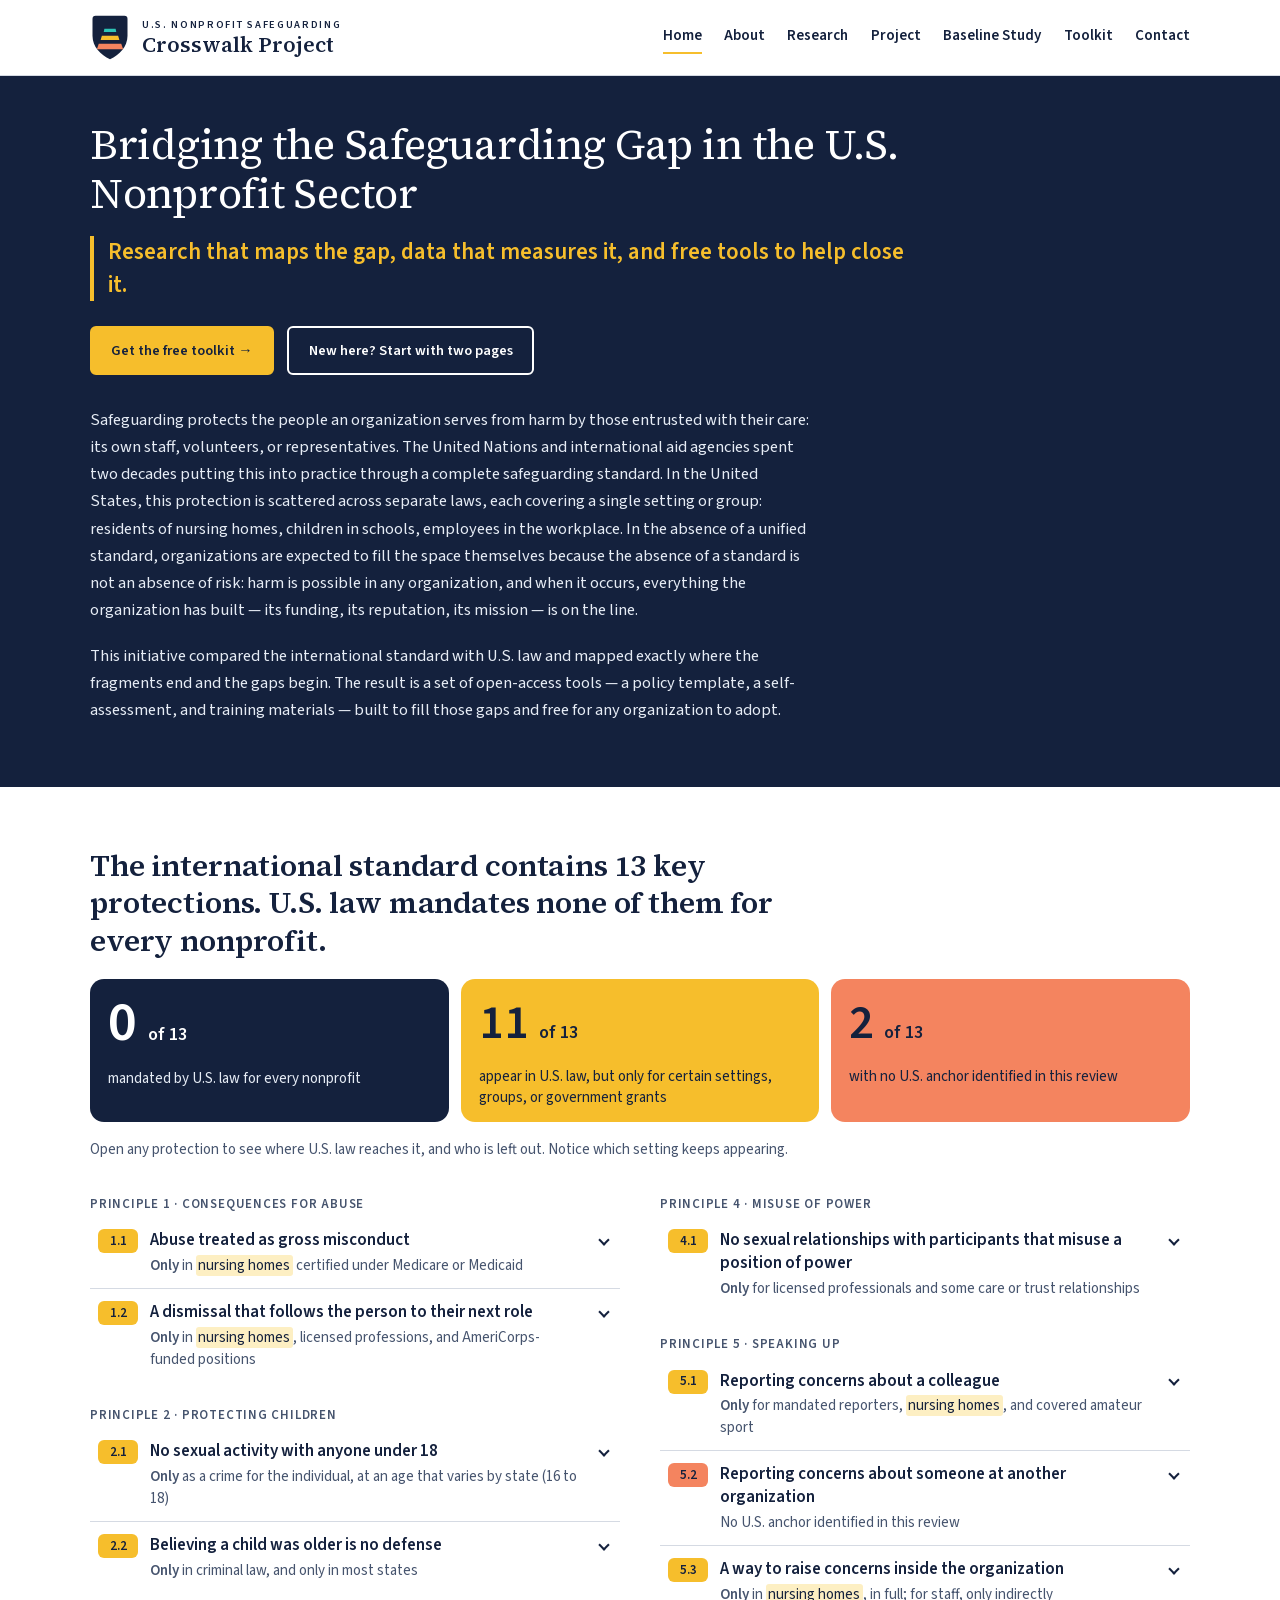
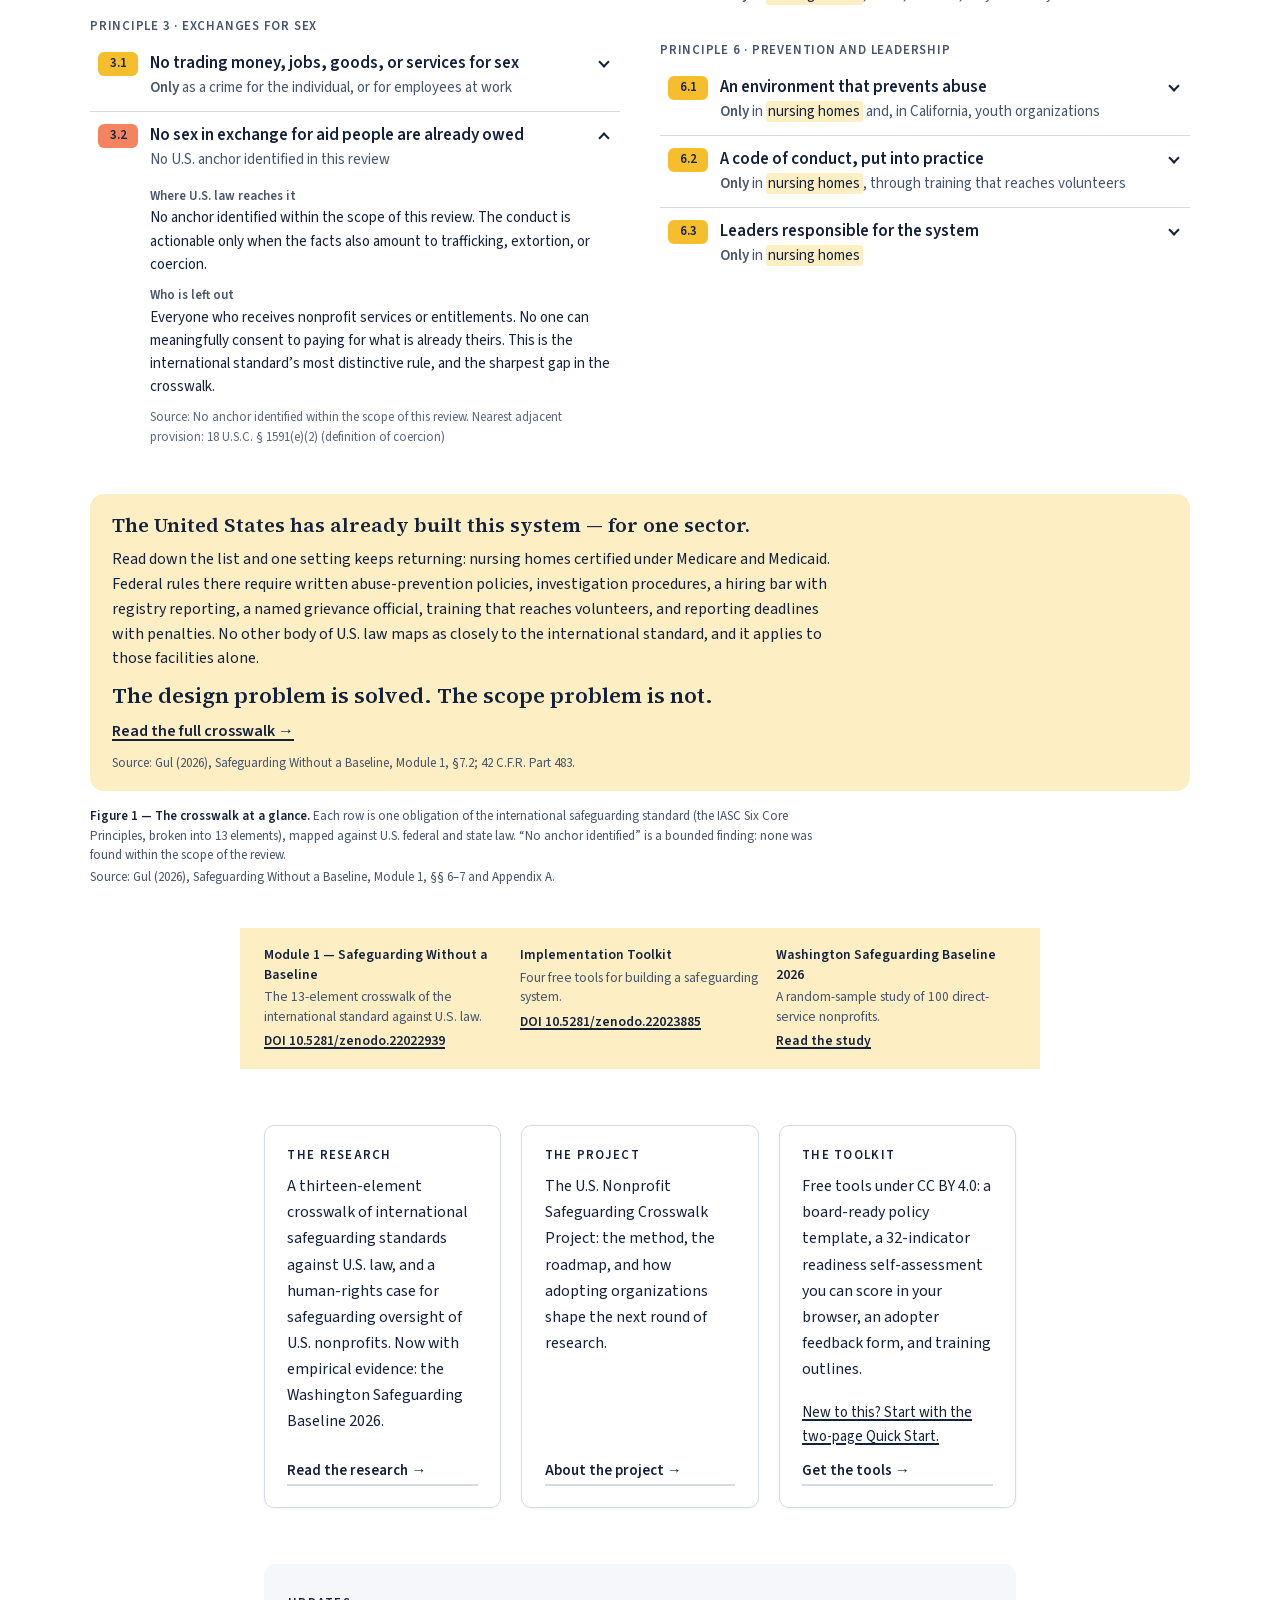
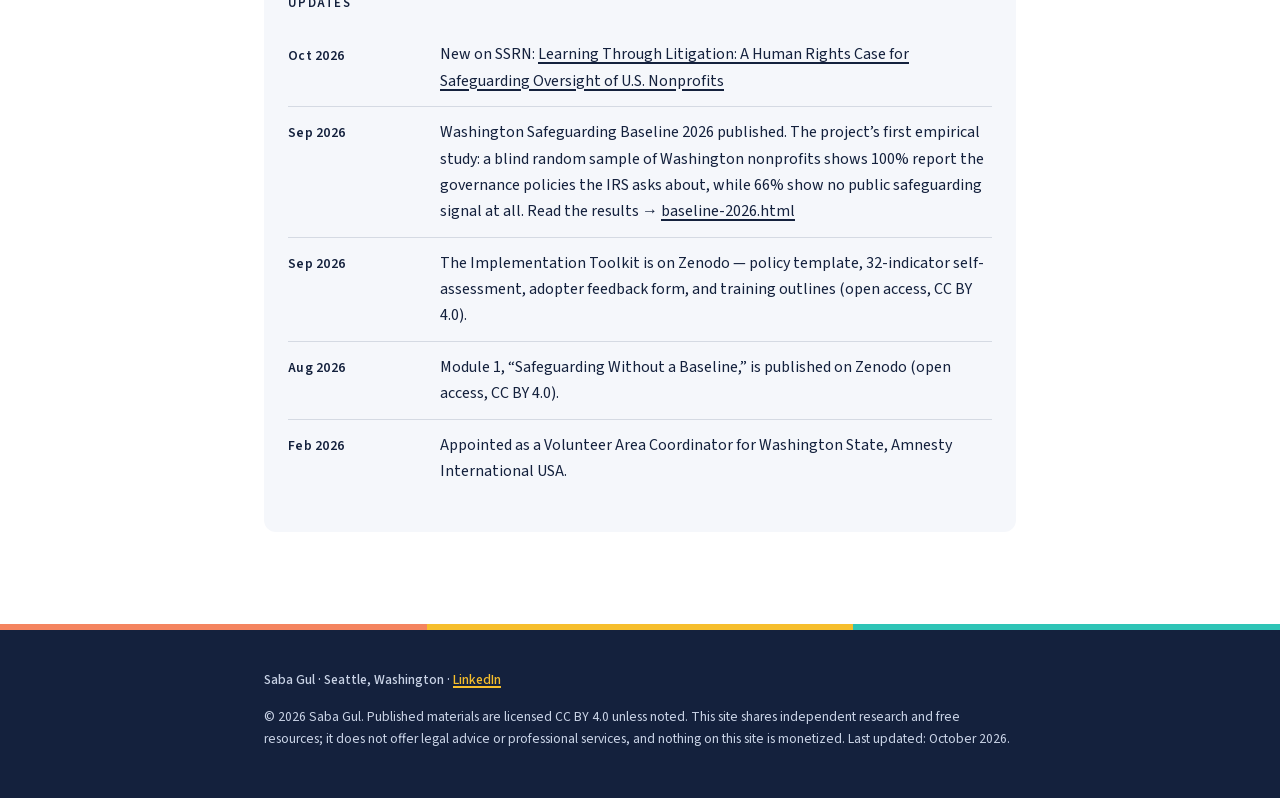
<file: index.html>
<!DOCTYPE html>
<html lang="en">
<head>
  <meta charset="utf-8">
  <meta name="viewport" content="width=device-width, initial-scale=1">
  <title>Home — The U.S. Nonprofit Safeguarding Crosswalk Project</title>
  <meta name="description" content="Independent research and free, open-access safeguarding tools for U.S. nonprofits, from the U.S. Nonprofit Safeguarding Crosswalk Project.">
  <meta name="author" content="Saba Gul">
  <link rel="canonical" href="https://pseacrosswalk.org/">
  <meta property="og:type" content="website">
  <meta property="og:site_name" content="Saba Gul">
  <meta property="og:title" content="Saba Gul — Safeguarding research for the U.S. nonprofit sector">
  <meta property="og:description" content="Independent research and free, open-access safeguarding tools for U.S. nonprofits, from the U.S. Nonprofit Safeguarding Crosswalk Project.">
  <meta property="og:url" content="https://pseacrosswalk.org/">
  <!-- <meta property="og:image" content="https://pseacrosswalk.org/assets/img/og-image.png"> -->
  <meta name="twitter:card" content="summary">
  <link rel="icon" href="assets/favicon.svg" type="image/svg+xml">
  <link rel="stylesheet" href="assets/css/style.css">
  <!-- Google tag (gtag.js) -->
  <script async src="https://www.googletagmanager.com/gtag/js?id=G-36630T5V3N"></script>
  <script>
    window.dataLayer = window.dataLayer || [];
    function gtag(){dataLayer.push(arguments);}
    gtag('js', new Date());
    gtag('config', 'G-36630T5V3N');
  </script>
</head>
<body>
  <a class="skip-link" href="#main">Skip to content</a>

  <header class="site-header">
    <div class="site-header__inner">
      <a class="wordmark" href="index.html" aria-label="The U.S. Nonprofit Safeguarding Crosswalk Project — home">
        <img class="wordmark__mark" src="assets/img/crosswalk-emblem.svg" alt="" width="64" height="76">
        <span class="wordmark__text">
          <span class="wordmark__kicker">U.S. NONPROFIT SAFEGUARDING</span>
          <span class="wordmark__name">Crosswalk Project</span>
        </span>
      </a>
      <nav class="nav" aria-label="Primary">
        <ul>
          <li><a href="index.html" aria-current="page">Home</a></li>
          <li><a href="about.html">About</a></li>
          <li><a href="research.html">Research</a></li>
          <li><a href="project.html">Project</a></li>
          <li><a href="baseline-2026.html">Baseline Study</a></li>
          <li><a href="toolkit.html">Toolkit</a></li>
          <li><a href="contact.html">Contact</a></li>
        </ul>
      </nav>
    </div>
  </header>

  <main id="main">
    <div class="hero-row">
      <div class="hero reveal">
        <h1>Bridging the Safeguarding Gap in the U.S. Nonprofit Sector</h1>
        <p class="hero__tagline">Research that maps the gap, data that measures it, and free tools to help close it.</p>
        <p class="hero__actions"><a class="hero__btn hero__btn--sun" href="toolkit.html">Get the free toolkit &rarr;</a> <a class="hero__btn hero__btn--outline" href="toolkit.html#quick-start">New here? Start with two pages</a></p>
        <p class="hero__intro">Safeguarding protects the people an organization serves from harm by those entrusted with their care: its own staff, volunteers, or representatives. The United Nations and international aid agencies spent two decades putting this into practice through a complete safeguarding standard. In the United States, this protection is scattered across separate laws, each covering a single setting or group: residents of nursing homes, children in schools, employees in the workplace. In the absence of a unified standard, organizations are expected to fill the space themselves because the absence of a standard is not an absence of risk: harm is possible in any organization, and when it occurs, everything the organization has built &mdash; its funding, its reputation, its mission &mdash; is on the line.</p>
        <p class="hero__intro">This initiative compared the international standard with U.S. law and mapped exactly where the fragments end and the gaps begin. The result is a set of open-access tools &mdash; a policy template, a self-assessment, and training materials &mdash; built to fill those gaps and free for any organization to adopt.</p>
      </div>
    </div>

    <section class="fig1-section" aria-labelledby="fig1-h">
      <figure class="fig1">
        <h2 id="fig1-h" class="fig1-headline">The international standard contains 13 key protections. U.S. law mandates none of them for every nonprofit.</h2>
        <ul class="fig1-tiles">
          <li class="fig1-tile fig1-tile--none"><span class="fig1-tile__num">0 <span class="fig1-tile__of">of 13</span></span> <span class="fig1-tile__label">mandated by U.S. law for every nonprofit</span></li>
          <li class="fig1-tile fig1-tile--some"><span class="fig1-tile__num">11 <span class="fig1-tile__of">of 13</span></span> <span class="fig1-tile__label">appear in U.S. law, but only for certain settings, groups, or government grants</span></li>
          <li class="fig1-tile fig1-tile--gap"><span class="fig1-tile__num">2 <span class="fig1-tile__of">of 13</span></span> <span class="fig1-tile__label">with no U.S. anchor identified in this review</span></li>
        </ul>
        <p class="fig1-hint">Open any protection to see where U.S. law reaches it, and who is left out. Notice which setting keeps appearing.</p>
        <div class="fig1-cols">
          <div class="fig1-col">
            <h3 class="fig1-group">Principle 1 · Consequences for abuse</h3>
            <details class="scp scp--some" id="scp-1-1">
              <summary>
                <span class="sr-only">Anchored only for some: </span>
                <span class="scp__num">1.1</span>
                <span class="scp__text">
                  <span class="scp__label">Abuse treated as gross misconduct</span>
                  <span class="scp__law"><strong>Only</strong> in <mark>nursing homes</mark> certified under Medicare or Medicaid</span>
                </span>
              </summary>
              <dl class="scp__panel">
                <dt>Where U.S. law reaches it</dt>
                <dd>Certified nursing homes must have written policies that prohibit and prevent abuse, neglect, and exploitation of residents.</dd>
                <dt>Who is left out</dt>
                <dd>Participants in every other kind of nonprofit: youth programs, shelters, resettlement agencies, disability services, food assistance, legal aid, mentoring. Elsewhere, dismissal for abuse is allowed but never required; the decision is left to each organization.</dd>
              </dl>
              <p class="scp__src">Source: 42 C.F.R. § 483.12(b)(1)</p>
            </details>
            <details class="scp scp--some" id="scp-1-2">
              <summary>
                <span class="sr-only">Anchored only for some: </span>
                <span class="scp__num">1.2</span>
                <span class="scp__text">
                  <span class="scp__label">A dismissal that follows the person to their next role</span>
                  <span class="scp__law"><strong>Only</strong> in <mark>nursing homes</mark>, licensed professions, and AmeriCorps-funded positions</span>
                </span>
              </summary>
              <dl class="scp__panel">
                <dt>Where U.S. law reaches it</dt>
                <dd>Certified nursing homes may not employ anyone with a court finding, a nurse-aide-registry finding, or license discipline for abuse, neglect, exploitation, or mistreatment, and must report to the registry or licensing authorities any court action showing an employee is unfit for service. AmeriCorps grantees must run criminal-history checks for covered positions.</dd>
                <dt>Who is left out</dt>
                <dd>Nonprofit staff and volunteers generally. Someone dismissed for sexual misconduct by one nonprofit is not, by that dismissal alone, barred from a similar role at another, and a dismissed volunteer leaves no record that travels with them.</dd>
              </dl>
              <p class="scp__src">Source: 42 C.F.R. § 483.12(a)(3)–(4); 45 C.F.R. § 2540.204</p>
            </details>
            <h3 class="fig1-group">Principle 2 · Protecting children</h3>
            <details class="scp scp--some" id="scp-2-1">
              <summary>
                <span class="sr-only">Anchored only for some: </span>
                <span class="scp__num">2.1</span>
                <span class="scp__text">
                  <span class="scp__label">No sexual activity with anyone under 18</span>
                  <span class="scp__law"><strong>Only</strong> as a crime for the individual, at an age that varies by state (16 to 18)</span>
                </span>
              </summary>
              <dl class="scp__panel">
                <dt>Where U.S. law reaches it</dt>
                <dd>State criminal law. The age of consent is 16 in the largest group of states and 17 or 18 in the rest; in some states, position-of-trust laws raise it to 18 for adults who supervise or care for the minor.</dd>
                <dt>Who is left out</dt>
                <dd>16- and 17-year-old participants in states with a lower age of consent, where no position-of-trust law reaches the staff member’s or volunteer’s role. No U.S. rule requires a nonprofit to adopt the under-18 standard for its own people.</dd>
              </dl>
              <p class="scp__src">Source: State statutory-rape and position-of-trust laws, e.g., Colo. Rev. Stat. § 18-3-405.3</p>
            </details>
            <details class="scp scp--some" id="scp-2-2">
              <summary>
                <span class="sr-only">Anchored only for some: </span>
                <span class="scp__num">2.2</span>
                <span class="scp__text">
                  <span class="scp__label">Believing a child was older is no defense</span>
                  <span class="scp__law"><strong>Only</strong> in criminal law, and only in most states</span>
                </span>
              </summary>
              <dl class="scp__panel">
                <dt>Where U.S. law reaches it</dt>
                <dd>In most states, statutory-rape law is strict liability: believing the minor was older is no defense. This is the closest match among the 13.</dd>
                <dt>Who is left out</dt>
                <dd>Minors in the substantial minority of states that allow a mistake-of-age defense. And everywhere, the rule binds individuals in criminal court; no U.S. rule requires a nonprofit to apply it in its own disciplinary process.</dd>
              </dl>
              <p class="scp__src">Source: State statutory-rape law (majority rule); e.g., People v. Hernandez, 61 Cal. 2d 529 (1964) (California, minority rule)</p>
            </details>
            <h3 class="fig1-group">Principle 3 · Exchanges for sex</h3>
            <details class="scp scp--some" id="scp-3-1">
              <summary>
                <span class="sr-only">Anchored only for some: </span>
                <span class="scp__num">3.1</span>
                <span class="scp__text">
                  <span class="scp__label">No trading money, jobs, goods, or services for sex</span>
                  <span class="scp__law"><strong>Only</strong> as a crime for the individual, or for employees at work</span>
                </span>
              </summary>
              <dl class="scp__panel">
                <dt>Where U.S. law reaches it</dt>
                <dd>Federal trafficking law, which applies only where force, fraud, or coercion is used or the person is under 18; state commercial-sex laws; and workplace harassment law (Title VII, as interpreted by the courts), which reaches trading job benefits for sex, but only for employees of employers with 15 or more staff.</dd>
                <dt>Who is left out</dt>
                <dd>Adult participants who are not employees, where the conduct falls below the trafficking threshold of force, fraud, or coercion. No general U.S. prohibition identified in this review addresses that exchange.</dd>
              </dl>
              <p class="scp__src">Source: 18 U.S.C. § 1591; state commercial-sex statutes; 42 U.S.C. § 2000e et seq.; Meritor Savings Bank v. Vinson, 477 U.S. 57 (1986)</p>
            </details>
            <details class="scp scp--none" id="scp-3-2" open>
              <summary>
                <span class="sr-only">No anchor identified: </span>
                <span class="scp__num">3.2</span>
                <span class="scp__text">
                  <span class="scp__label">No sex in exchange for aid people are already owed</span>
                  <span class="scp__law">No U.S. anchor identified in this review</span>
                </span>
              </summary>
              <dl class="scp__panel">
                <dt>Where U.S. law reaches it</dt>
                <dd>No anchor identified within the scope of this review. The conduct is actionable only when the facts also amount to trafficking, extortion, or coercion.</dd>
                <dt>Who is left out</dt>
                <dd>Everyone who receives nonprofit services or entitlements. No one can meaningfully consent to paying for what is already theirs. This is the international standard’s most distinctive rule, and the sharpest gap in the crosswalk.</dd>
              </dl>
              <p class="scp__src">Source: No anchor identified within the scope of this review. Nearest adjacent provision: 18 U.S.C. § 1591(e)(2) (definition of coercion)</p>
            </details>
          </div>
          <div class="fig1-col">
            <h3 class="fig1-group">Principle 4 · Misuse of power</h3>
            <details class="scp scp--some" id="scp-4-1">
              <summary>
                <span class="sr-only">Anchored only for some: </span>
                <span class="scp__num">4.1</span>
                <span class="scp__text">
                  <span class="scp__label">No sexual relationships with participants that misuse a position of power</span>
                  <span class="scp__law"><strong>Only</strong> for licensed professionals and some care or trust relationships</span>
                </span>
              </summary>
              <dl class="scp__panel">
                <dt>Where U.S. law reaches it</dt>
                <dd>Licensed practitioners (social workers, psychologists, counselors, physicians, nurses), through their licensing boards and professional codes; some state laws on care providers and vulnerable adults; position-of-trust laws for minors.</dd>
                <dt>Who is left out</dt>
                <dd>People served by unlicensed staff and volunteers: case managers, intake workers, pantry coordinators, mentors, resettlement caseworkers, shelter staff, drivers. The same relationship is covered when the provider is a licensed clinician and not when the provider is an unlicensed caseworker in the same organization, serving the same person.</dd>
              </dl>
              <p class="scp__src">Source: State licensing law and professional codes, e.g., NASW Code of Ethics, Standard 1.09; state care-provider and position-of-trust statutes</p>
            </details>
            <h3 class="fig1-group">Principle 5 · Speaking up</h3>
            <details class="scp scp--some" id="scp-5-1">
              <summary>
                <span class="sr-only">Anchored only for some: </span>
                <span class="scp__num">5.1</span>
                <span class="scp__text">
                  <span class="scp__label">Reporting concerns about a colleague</span>
                  <span class="scp__law"><strong>Only</strong> for mandated reporters, <mark>nursing homes</mark>, and covered amateur sport</span>
                </span>
              </summary>
              <dl class="scp__panel">
                <dt>Where U.S. law reaches it</dt>
                <dd>State laws require designated reporters to report suspected abuse of children and vulnerable adults to a state agency; for child abuse, some states require it of anyone. Staff of federally funded nursing homes must report suspected crimes against residents within 2 to 24 hours. Adults in covered amateur sports organizations must report suspected child abuse within 24 hours.</dd>
                <dt>Who is left out</dt>
                <dd>Personnel outside the listed categories; adult participants who are not “vulnerable adults” as their state defines the term; exploitation that is not a reportable crime or reportable abuse. U.S. duties begin once harm is suspected and run to the authorities; the international duty begins earlier, with a concern about a colleague, and runs to the organization.</dd>
              </dl>
              <p class="scp__src">Source: State mandatory-reporter statutes; 42 U.S.C. § 1320b-25(b); 34 U.S.C. § 20341</p>
            </details>
            <details class="scp scp--none" id="scp-5-2">
              <summary>
                <span class="sr-only">No anchor identified: </span>
                <span class="scp__num">5.2</span>
                <span class="scp__text">
                  <span class="scp__label">Reporting concerns about someone at another organization</span>
                  <span class="scp__law">No U.S. anchor identified in this review</span>
                </span>
              </summary>
              <dl class="scp__panel">
                <dt>Where U.S. law reaches it</dt>
                <dd>No anchor identified within the scope of this review: no duty, and no lawful pathway, to report suspected misconduct by someone at a partner, subgrantee, or referral organization. Mandated reports run to a state agency, not to another organization.</dd>
                <dt>Who is left out</dt>
                <dd>People served by every organization other than the reporter’s own. In a referral network, a concern about a colleague at a partner agency has no defined destination.</dd>
              </dl>
              <p class="scp__src">Source: No anchor identified within the scope of this review</p>
            </details>
            <details class="scp scp--some" id="scp-5-3">
              <summary>
                <span class="sr-only">Anchored only for some: </span>
                <span class="scp__num">5.3</span>
                <span class="scp__text">
                  <span class="scp__label">A way to raise concerns inside the organization</span>
                  <span class="scp__law"><strong>Only</strong> in <mark>nursing homes</mark>, in full; for staff, only indirectly</span>
                </span>
              </summary>
              <dl class="scp__panel">
                <dt>Where U.S. law reaches it</dt>
                <dd>Certified nursing homes must name a grievance official and let residents raise concerns orally, in writing, or anonymously, with set timeframes, written decisions, outside escalation, and records kept at least three years. For staff, complaint channels are driven by the harassment defense described at 6.1.</dd>
                <dt>Who is left out</dt>
                <dd>People served by nonprofits generally. Elsewhere, the nearest touchpoint is IRS Form 990, which asks whether an organization has a whistleblower policy: a policy for staff, and a question, not a requirement.</dd>
              </dl>
              <p class="scp__src">Source: 42 C.F.R. § 483.10(j); IRS Form 990, Part VI, Section B, Line 13; 34 U.S.C. § 12291(b)(2)(A) (confidentiality, victim-services grantees)</p>
            </details>
            <h3 class="fig1-group">Principle 6 · Prevention and leadership</h3>
            <details class="scp scp--some" id="scp-6-1">
              <summary>
                <span class="sr-only">Anchored only for some: </span>
                <span class="scp__num">6.1</span>
                <span class="scp__text">
                  <span class="scp__label">An environment that prevents abuse</span>
                  <span class="scp__law"><strong>Only</strong> in <mark>nursing homes</mark> and, in California, youth organizations</span>
                </span>
              </summary>
              <dl class="scp__panel">
                <dt>Where U.S. law reaches it</dt>
                <dd>Certified nursing homes must have written policies that prevent abuse and procedures to investigate it. California requires youth service organizations to adopt abuse-prevention policies, train on identifying and reporting child abuse, and fingerprint administrators, employees, and regular volunteers. Beyond these, the strongest push is a legal defense: an employer with 15 or more employees that takes reasonable care to prevent and correct harassment can rely on that care against claims by its own employees.</dd>
                <dt>Who is left out</dt>
                <dd>People served by nonprofits outside these settings, and the workforces of organizations below the 15-employee threshold. The defense shields the organization from its own employees’ claims; it is not a duty to the people it serves. Those people can sue for negligent hiring or supervision, but only after harm.</dd>
              </dl>
              <p class="scp__src">Source: 42 C.F.R. § 483.12(b)(1)–(2); Cal. Bus. &amp; Prof. Code § 18975; Faragher v. City of Boca Raton, 524 U.S. 775 (1998); Burlington Industries, Inc. v. Ellerth, 524 U.S. 742 (1998); Restatement (Third) of Agency § 7.05 (2006)</p>
            </details>
            <details class="scp scp--some" id="scp-6-2">
              <summary>
                <span class="sr-only">Anchored only for some: </span>
                <span class="scp__num">6.2</span>
                <span class="scp__text">
                  <span class="scp__label">A code of conduct, put into practice</span>
                  <span class="scp__law"><strong>Only</strong> in <mark>nursing homes</mark>, through training that reaches volunteers</span>
                </span>
              </summary>
              <dl class="scp__panel">
                <dt>Where U.S. law reaches it</dt>
                <dd>Certified nursing homes must train all staff, contractors, and volunteers on what counts as abuse, neglect, and exploitation, and on how to report it.</dd>
                <dt>Who is left out</dt>
                <dd>Staff and volunteers of nonprofits generally. No U.S. rule of general application requires a nonprofit to have a code of conduct governing boundaries with the people it serves. IRS Form 990 asks about conflict-of-interest, whistleblower, and document-retention policies, and nothing about safeguarding.</dd>
              </dl>
              <p class="scp__src">Source: 42 C.F.R. § 483.95 and § 483.95(c); IRS Form 990, Part VI, Section B, Lines 12a, 13, and 14</p>
            </details>
            <details class="scp scp--some" id="scp-6-3">
              <summary>
                <span class="sr-only">Anchored only for some: </span>
                <span class="scp__num">6.3</span>
                <span class="scp__text">
                  <span class="scp__label">Leaders responsible for the system</span>
                  <span class="scp__law"><strong>Only</strong> in <mark>nursing homes</mark></span>
                </span>
              </summary>
              <dl class="scp__panel">
                <dt>Where U.S. law reaches it</dt>
                <dd>Certified nursing homes must run a training program and tie abuse prevention into quality assurance; their owners or operators must notify staff of their duty to report.</dd>
                <dt>Who is left out</dt>
                <dd>Nonprofit boards and executives generally. A board’s legal duty of care is owed to the organization rather than to the people it serves, and says nothing about safeguarding. The level where the international standard places primary responsibility is the level where U.S. law defines none.</dd>
              </dl>
              <p class="scp__src">Source: 42 C.F.R. § 483.12(b)(3)–(4); 42 C.F.R. § 483.95; 42 U.S.C. § 1320b-25(a)</p>
            </details>
          </div>
        </div>
        <div class="fig1-callout">
          <p class="fig1-callout__title">The United States has already built this system — for one sector.</p>
          <p>Read down the list and one setting keeps returning: nursing homes certified under Medicare and Medicaid. Federal rules there require written abuse-prevention policies, investigation procedures, a hiring bar with registry reporting, a named grievance official, training that reaches volunteers, and reporting deadlines with penalties. No other body of U.S. law maps as closely to the international standard, and it applies to those facilities alone.</p>
          <p class="fig1-callout__punch">The design problem is solved. The scope problem is not.</p>
          <p class="fig1-callout__link"><a href="research.html#figure-2">Read the full crosswalk →</a></p>
          <p class="fig1-callout__src">Source: Gul (2026), Safeguarding Without a Baseline, Module 1, §7.2; 42 C.F.R. Part 483.</p>
        </div>
        <figcaption class="fig__caption"><strong>Figure 1 — The crosswalk at a glance.</strong> Each row is one obligation of the international safeguarding standard (the IASC Six Core Principles, broken into 13 elements), mapped against U.S. federal and state law. “No anchor identified” is a bounded finding: none was found within the scope of the review. <span class="fig__source">Source: Gul (2026), Safeguarding Without a Baseline, Module 1, §§ 6–7 and Appendix A.</span></figcaption>
      </figure>
    </section>

    <section class="published-strip" aria-labelledby="published-strip-heading">
      <h2 id="published-strip-heading" class="sr-only">Published outputs</h2>
      <div class="published-strip__inner">
        <div class="published-strip__item">
          <span class="published-strip__label">Module 1 &mdash; Safeguarding Without a Baseline</span>
          <span class="published-strip__desc">The 13-element crosswalk of the international standard against U.S. law.</span>
          <a href="https://doi.org/10.5281/zenodo.22022939" target="_blank" rel="noopener noreferrer">DOI 10.5281/zenodo.22022939</a>
        </div>
        <div class="published-strip__item">
          <span class="published-strip__label">Implementation Toolkit</span>
          <span class="published-strip__desc">Four free tools for building a safeguarding system.</span>
          <a href="https://doi.org/10.5281/zenodo.22023885" target="_blank" rel="noopener noreferrer">DOI 10.5281/zenodo.22023885</a>
        </div>
        <div class="published-strip__item">
          <span class="published-strip__label">Washington Safeguarding Baseline 2026</span>
          <span class="published-strip__desc">A random-sample study of 100 direct-service nonprofits.</span>
          <a href="baseline-2026.html">Read the study</a>
        </div>
      </div>
    </section>

    <ul class="cards">
      <li class="card card--research">
        <div class="card__body">
          <h2>The Research</h2>
          <p>A thirteen-element crosswalk of international safeguarding standards against U.S. law, and a human-rights case for safeguarding oversight of U.S. nonprofits. Now with empirical evidence: the Washington Safeguarding Baseline 2026.</p>
          <a class="arrow" href="research.html">Read the research &rarr;</a>
        </div>
      </li>
      <li class="card card--project">
        <div class="card__body">
          <h2>The Project</h2>
          <p>The U.S. Nonprofit Safeguarding Crosswalk Project: the method, the roadmap, and how adopting organizations shape the next round of research.</p>
          <a class="arrow" href="project.html">About the project &rarr;</a>
        </div>
      </li>
      <li class="card card--toolkit">
        <div class="card__body">
          <h2>The Toolkit</h2>
          <p>Free tools under CC BY 4.0: a board-ready policy template, a 32-indicator readiness self-assessment you can score in your browser, an adopter feedback form, and training outlines.</p>
          <p class="card__start"><a href="toolkit.html#quick-start">New to this? Start with the two-page Quick Start.</a></p>
          <a class="arrow" href="toolkit.html">Get the tools &rarr;</a>
        </div>
      </li>
    </ul>

    <section class="updates" aria-labelledby="updates-heading">
      <h2 id="updates-heading">Updates</h2>
      <ul>
        <li><span class="updates__date">Oct 2026</span> <span class="updates__body">New on SSRN: <a href="research.html">Learning Through Litigation: A Human Rights Case for Safeguarding Oversight of U.S. Nonprofits</a></span></li>
        <li><span class="updates__date">Sep 2026</span> <span class="updates__body">Washington Safeguarding Baseline 2026 published. The project&rsquo;s first empirical study: a blind random sample of Washington nonprofits shows 100% report the governance policies the IRS asks about, while 66% show no public safeguarding signal at all. Read the results &rarr; <a href="baseline-2026.html">baseline-2026.html</a></span></li>
        <li><span class="updates__date">Sep 2026</span> <span class="updates__body">The Implementation Toolkit is on Zenodo — policy template, 32-indicator self-assessment, adopter feedback form, and training outlines (open access, CC BY 4.0).</span></li>
        <li><span class="updates__date">Aug 2026</span> <span class="updates__body">Module 1, &ldquo;Safeguarding Without a Baseline,&rdquo; is published on Zenodo (open access, CC BY 4.0).</span></li>
        <li><span class="updates__date">Feb 2026</span> <span class="updates__body">Appointed as a Volunteer Area Coordinator for Washington State, Amnesty International USA.</span></li>
      </ul>
    </section>
  </main>

  <footer class="site-footer">
    <div class="site-footer__inner">
      <p class="site-footer__meta">
        Saba Gul &middot; Seattle, Washington &middot;
        <a href="https://www.linkedin.com/in/saba-gul-271b68141/" target="_blank" rel="noopener noreferrer">LinkedIn</a>
      </p>
      <p class="site-footer__legal">&copy; 2026 Saba Gul. Published materials are licensed CC BY 4.0 unless noted. This site shares independent research and free resources; it does not offer legal advice or professional services, and nothing on this site is monetized. Last updated: October 2026.</p>
    </div>
  </footer>
</body>
</html>
</file>
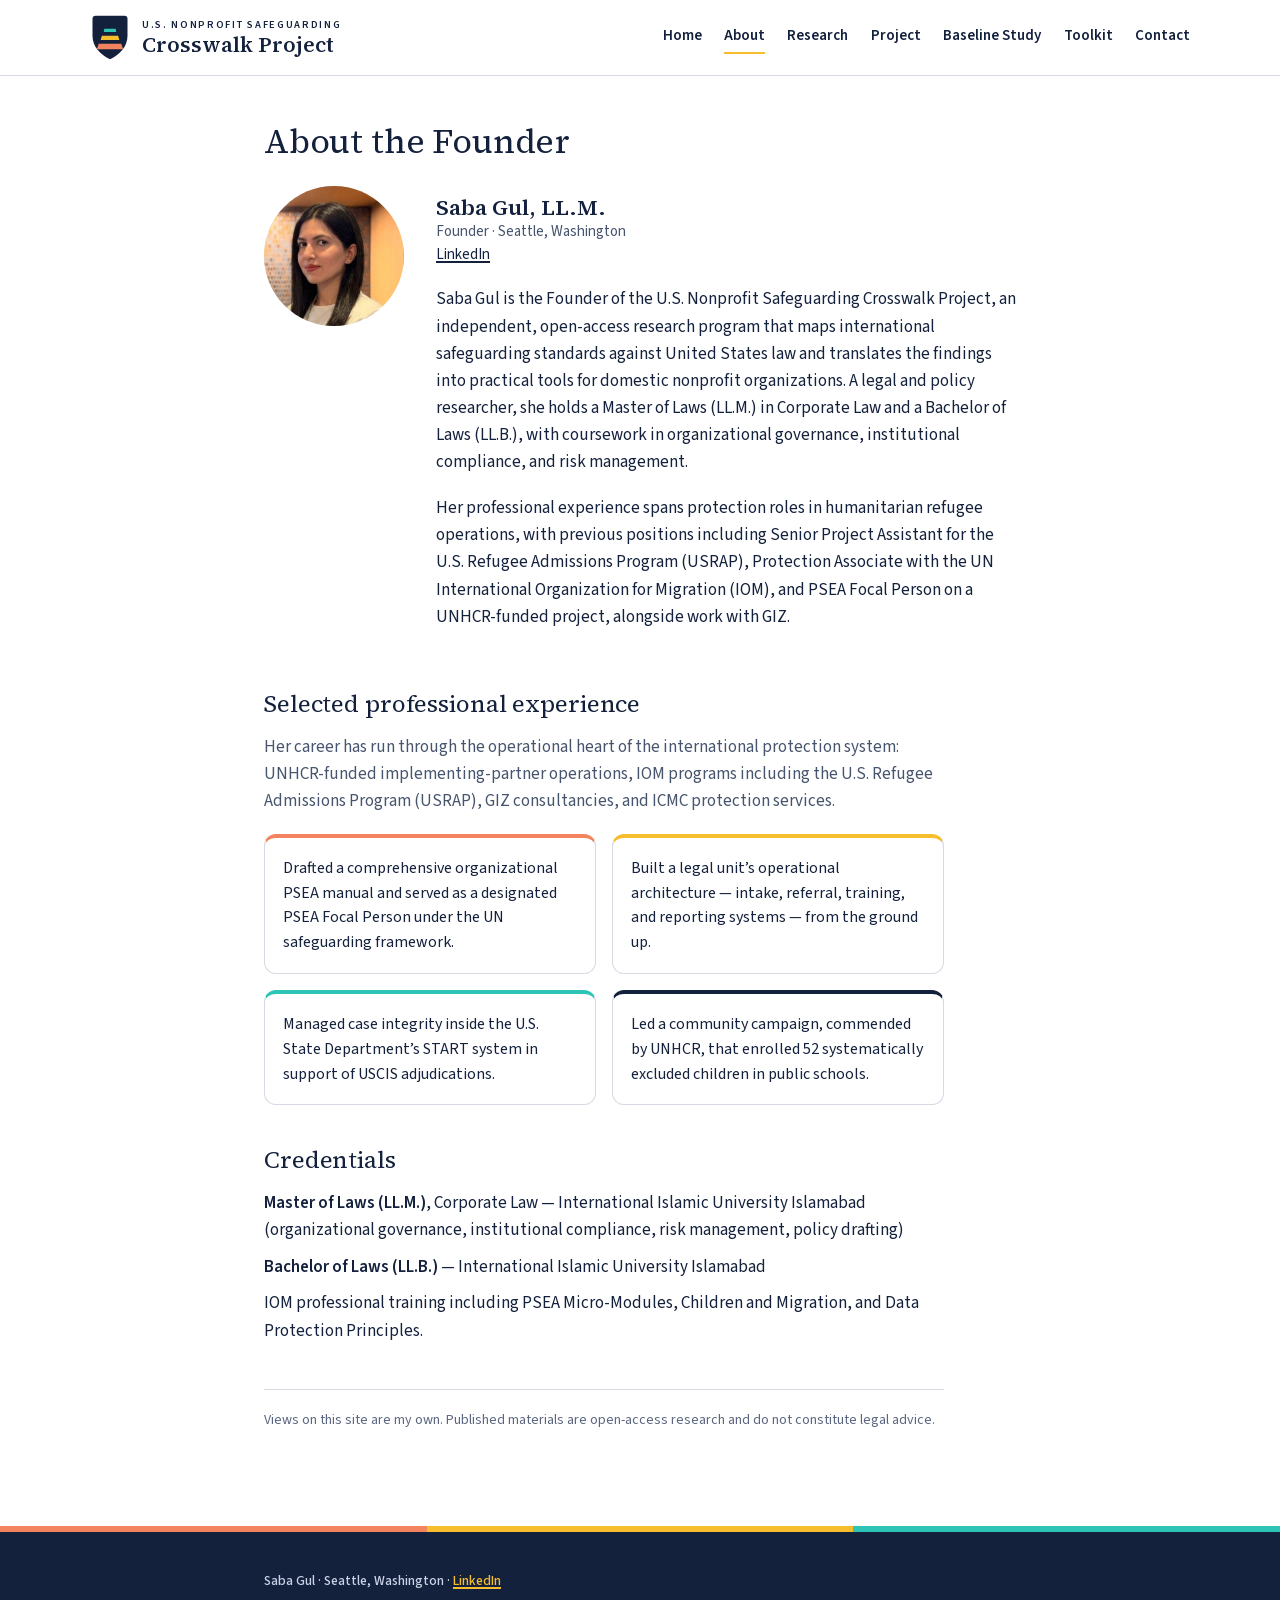
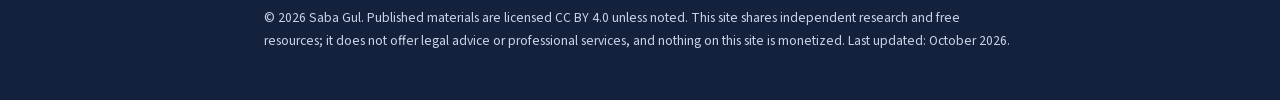
<file: about.html>
<!DOCTYPE html>
<html lang="en">
<head>
  <meta charset="utf-8">
  <meta name="viewport" content="width=device-width, initial-scale=1">
  <title>About — The U.S. Nonprofit Safeguarding Crosswalk Project</title>
  <meta name="description" content="Saba Gul is a legally trained safeguarding and protection professional (LL.B., LL.M.) researching the safeguarding gap in the U.S. nonprofit sector.">
  <meta name="author" content="Saba Gul">
  <link rel="canonical" href="https://pseacrosswalk.org/about.html">
  <meta property="og:type" content="profile">
  <meta property="og:site_name" content="Saba Gul">
  <meta property="og:title" content="About — Saba Gul">
  <meta property="og:description" content="Saba Gul is a legally trained safeguarding and protection professional (LL.B., LL.M.) researching the safeguarding gap in the U.S. nonprofit sector.">
  <meta property="og:url" content="https://pseacrosswalk.org/about.html">
  <!-- <meta property="og:image" content="https://pseacrosswalk.org/assets/img/og-image.png"> -->
  <meta name="twitter:card" content="summary">
  <link rel="icon" href="assets/favicon.svg" type="image/svg+xml">
  <link rel="stylesheet" href="assets/css/style.css">
  <!-- Google tag (gtag.js) -->
  <script async src="https://www.googletagmanager.com/gtag/js?id=G-36630T5V3N"></script>
  <script>
    window.dataLayer = window.dataLayer || [];
    function gtag(){dataLayer.push(arguments);}
    gtag('js', new Date());
    gtag('config', 'G-36630T5V3N');
  </script>
</head>
<body>
  <a class="skip-link" href="#main">Skip to content</a>

  <header class="site-header">
    <div class="site-header__inner">
      <a class="wordmark" href="index.html" aria-label="The U.S. Nonprofit Safeguarding Crosswalk Project — home">
        <img class="wordmark__mark" src="assets/img/crosswalk-emblem.svg" alt="" width="64" height="76">
        <span class="wordmark__text">
          <span class="wordmark__kicker">U.S. NONPROFIT SAFEGUARDING</span>
          <span class="wordmark__name">Crosswalk Project</span>
        </span>
      </a>
      <nav class="nav" aria-label="Primary">
        <ul>
          <li><a href="index.html">Home</a></li>
          <li><a href="about.html" aria-current="page">About</a></li>
          <li><a href="research.html">Research</a></li>
          <li><a href="project.html">Project</a></li>
          <li><a href="baseline-2026.html">Baseline Study</a></li>
          <li><a href="toolkit.html">Toolkit</a></li>
          <li><a href="contact.html">Contact</a></li>
        </ul>
      </nav>
    </div>
  </header>

  <main id="main" class="about-page">
    <div class="page-head">
      <h1>About the Founder</h1>
    </div>

    <div class="profile">
      <div class="profile__photo">
        <img src="assets/img/saba-portrait.jpg" alt="Portrait of Saba Gul" width="800" height="1000">
      </div>

      <div class="profile__name">
        <p class="profile__title">Saba Gul, LL.M.</p>
        <p class="profile__meta">Founder &middot; Seattle, Washington</p>
        <p class="profile__link"><a href="https://www.linkedin.com/in/saba-gul-271b68141/" target="_blank" rel="noopener noreferrer">LinkedIn</a></p>
      </div>

      <div class="profile__intro">
        <p>Saba Gul is the Founder of the U.S. Nonprofit Safeguarding Crosswalk Project, an independent, open-access research program that maps international safeguarding standards against United States law and translates the findings into practical tools for domestic nonprofit organizations. A legal and policy researcher, she holds a Master of Laws (LL.M.) in Corporate Law and a Bachelor of Laws (LL.B.), with coursework in organizational governance, institutional compliance, and risk management.</p>

        <p>Her professional experience spans protection roles in humanitarian refugee operations, with previous positions including Senior Project Assistant for the U.S. Refugee Admissions Program (USRAP), Protection Associate with the UN International Organization for Migration (IOM), and PSEA Focal Person on a UNHCR-funded project, alongside work with GIZ.</p>
      </div>
    </div>

    <div class="about-body">
      <h2>Selected professional experience</h2>

      <p class="about-lead">Her career has run through the operational heart of the international protection system: UNHCR-funded implementing-partner operations, IOM programs including the U.S. Refugee Admissions Program (USRAP), GIZ consultancies, and ICMC protection services.</p>

      <ul class="exp-cards">
        <li>Drafted a comprehensive organizational PSEA manual and served as a designated PSEA Focal Person under the UN safeguarding framework.</li>
        <li>Built a legal unit&rsquo;s operational architecture &mdash; intake, referral, training, and reporting systems &mdash; from the ground up.</li>
        <li>Managed case integrity inside the U.S. State Department&rsquo;s START system in support of USCIS adjudications.</li>
        <li>Led a community campaign, commended by UNHCR, that enrolled 52 systematically excluded children in public schools.</li>
      </ul>

      <h2>Credentials</h2>
      <ul class="cred-list">
        <li><strong>Master of Laws (LL.M.)</strong>, Corporate Law — International Islamic University Islamabad (organizational governance, institutional compliance, risk management, policy drafting)</li>
        <li><strong>Bachelor of Laws (LL.B.)</strong> — International Islamic University Islamabad</li>
        <li>IOM professional training including PSEA Micro-Modules, Children and Migration, and Data Protection Principles.</li>
      </ul>

      <p class="disclaimer">Views on this site are my own. Published materials are open-access research and do not constitute legal advice.</p>
    </div>
  </main>

  <footer class="site-footer">
    <div class="site-footer__inner">
      <p class="site-footer__meta">
        Saba Gul &middot; Seattle, Washington &middot;
        <a href="https://www.linkedin.com/in/saba-gul-271b68141/" target="_blank" rel="noopener noreferrer">LinkedIn</a>
      </p>
      <p class="site-footer__legal">&copy; 2026 Saba Gul. Published materials are licensed CC BY 4.0 unless noted. This site shares independent research and free resources; it does not offer legal advice or professional services, and nothing on this site is monetized. Last updated: October 2026.</p>
    </div>
  </footer>
</body>
</html>
</file>
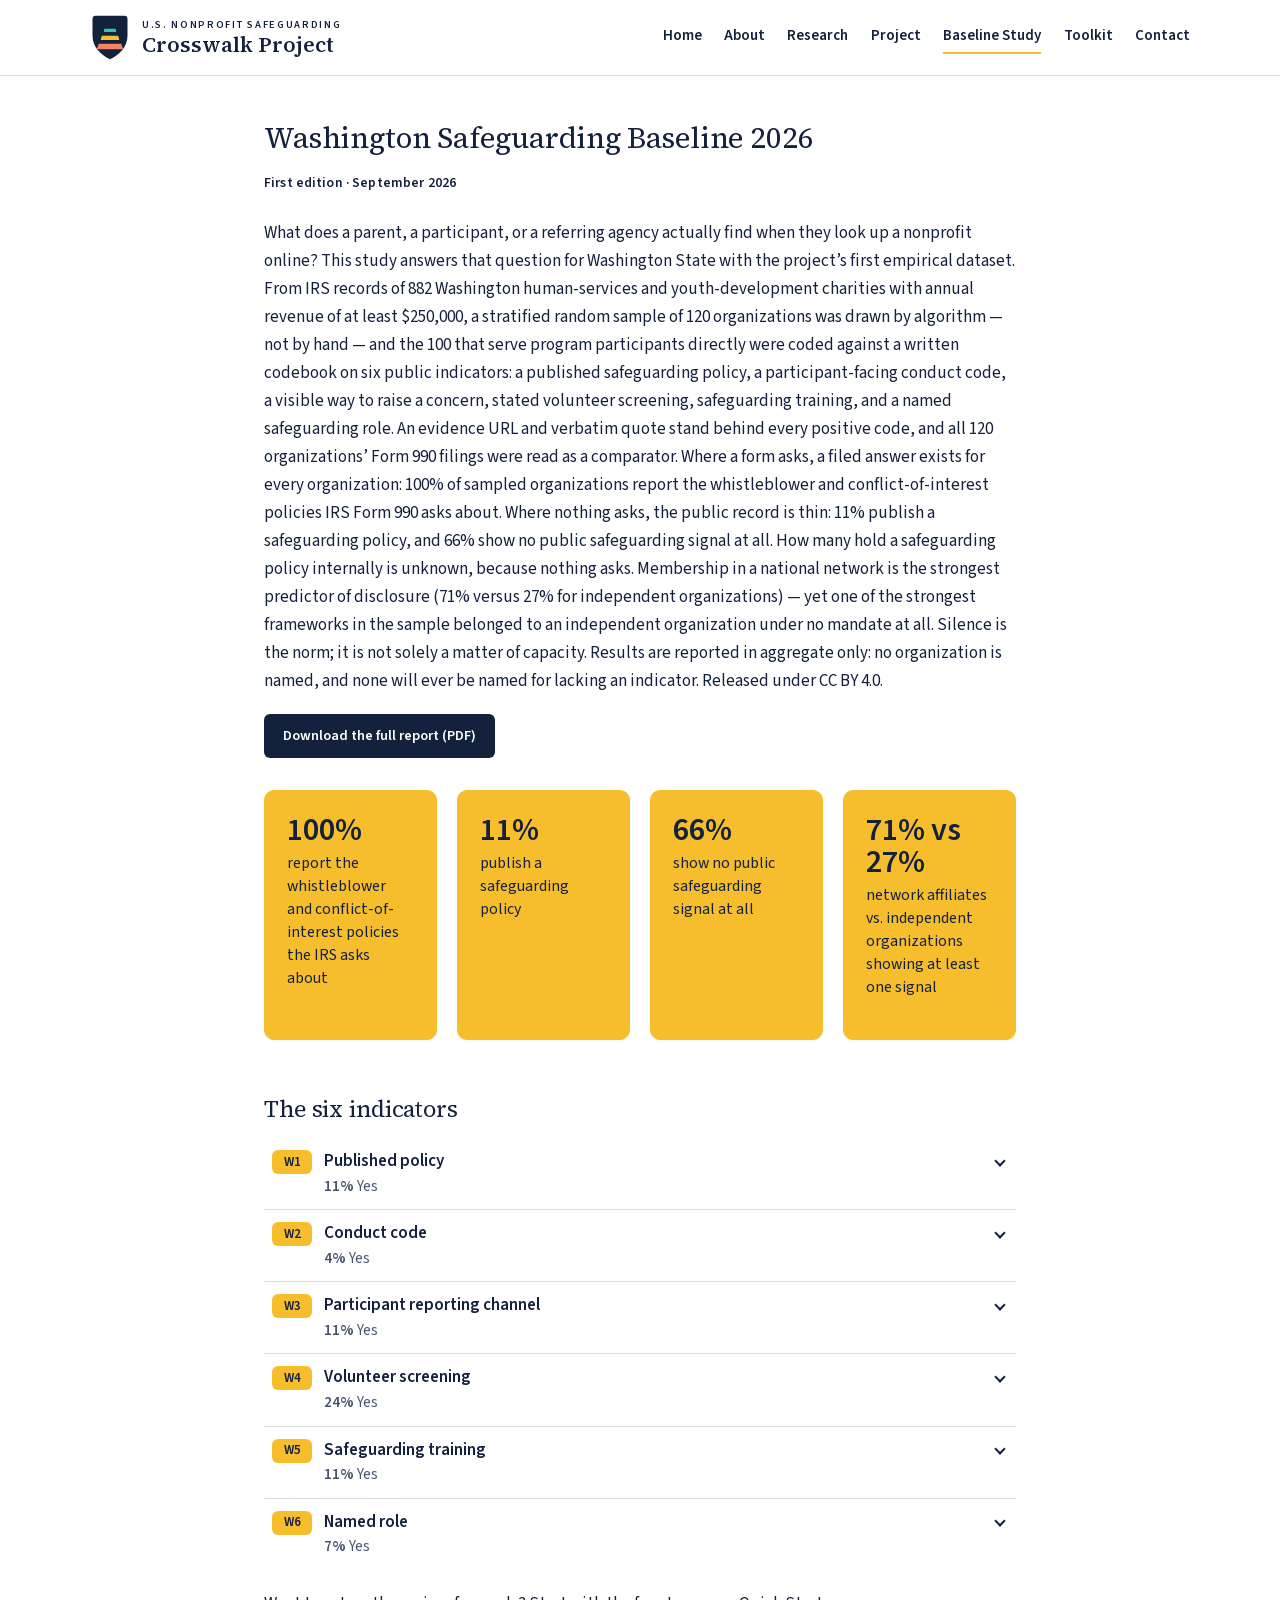
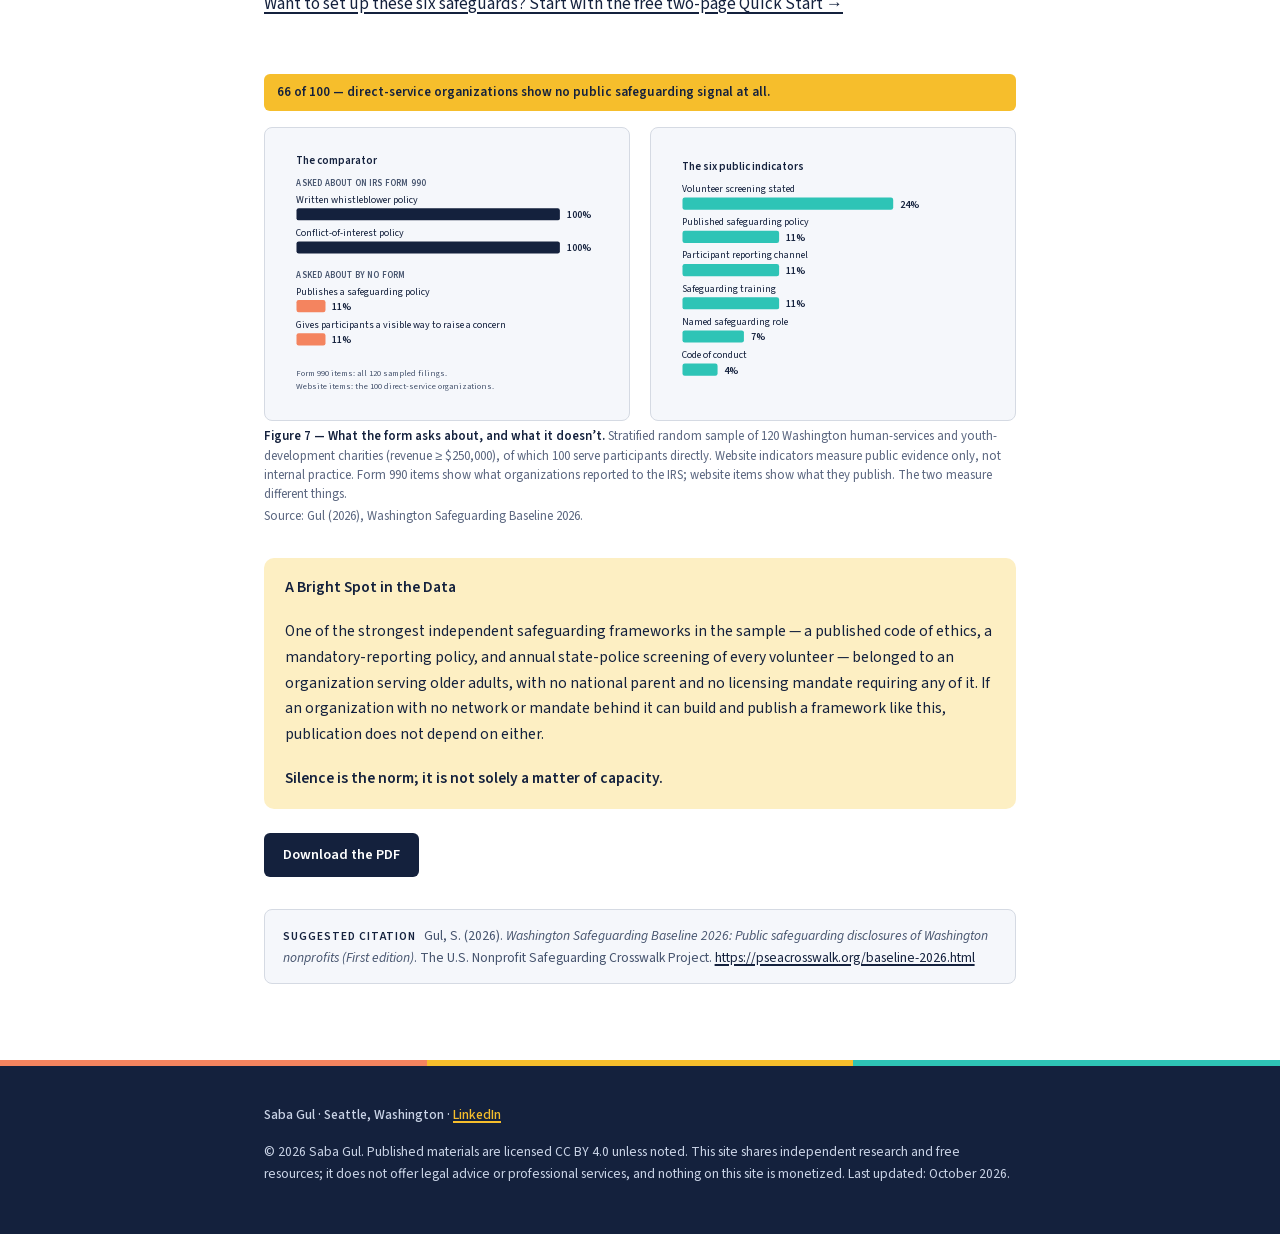
<file: baseline-2026.html>
<!DOCTYPE html>
<html lang="en">
<head>
  <meta charset="utf-8">
  <meta name="viewport" content="width=device-width, initial-scale=1">
  <title>Baseline Study — The U.S. Nonprofit Safeguarding Crosswalk Project</title>
  <meta name="description" content="The first random-sample study of what Washington nonprofit organizations publicly disclose about safeguarding — 100 direct-service organizations coded on six evidence-backed indicators.">
  <meta name="author" content="Saba Gul">
  <link rel="canonical" href="https://pseacrosswalk.org/baseline-2026.html">
  <meta property="og:type" content="article">
  <meta property="og:site_name" content="Saba Gul">
  <meta property="og:title" content="Washington Safeguarding Baseline 2026">
  <meta property="og:description" content="The first random-sample study of what Washington nonprofit organizations publicly disclose about safeguarding — 100 direct-service organizations coded on six evidence-backed indicators.">
  <meta property="og:url" content="https://pseacrosswalk.org/baseline-2026.html">
  <!-- <meta property="og:image" content="https://pseacrosswalk.org/assets/img/og-image.png"> -->
  <meta name="twitter:card" content="summary">
  <link rel="icon" href="assets/favicon.svg" type="image/svg+xml">
  <link rel="stylesheet" href="assets/css/style.css">
  <!-- Google tag (gtag.js) -->
  <script async src="https://www.googletagmanager.com/gtag/js?id=G-36630T5V3N"></script>
  <script>
    window.dataLayer = window.dataLayer || [];
    function gtag(){dataLayer.push(arguments);}
    gtag('js', new Date());
    gtag('config', 'G-36630T5V3N');
  </script>
</head>
<body>
  <a class="skip-link" href="#main">Skip to content</a>

  <header class="site-header">
    <div class="site-header__inner">
      <a class="wordmark" href="index.html" aria-label="The U.S. Nonprofit Safeguarding Crosswalk Project — home">
        <img class="wordmark__mark" src="assets/img/crosswalk-emblem.svg" alt="" width="64" height="76">
        <span class="wordmark__text">
          <span class="wordmark__kicker">U.S. NONPROFIT SAFEGUARDING</span>
          <span class="wordmark__name">Crosswalk Project</span>
        </span>
      </a>
      <nav class="nav" aria-label="Primary">
        <ul>
          <li><a href="index.html">Home</a></li>
          <li><a href="about.html">About</a></li>
          <li><a href="research.html">Research</a></li>
          <li><a href="project.html">Project</a></li>
          <li><a href="baseline-2026.html" aria-current="page">Baseline Study</a></li>
          <li><a href="toolkit.html">Toolkit</a></li>
          <li><a href="contact.html">Contact</a></li>
        </ul>
      </nav>
    </div>
  </header>

  <main id="main">
    <div class="page-head">
      <h1>Washington Safeguarding Baseline 2026</h1>
      <p class="pub__meta">First edition &middot; September 2026</p>
    </div>

    <div class="prose">
      <p>What does a parent, a participant, or a referring agency actually find when they look up a nonprofit online? This study answers that question for Washington State with the project&rsquo;s first empirical dataset. From IRS records of 882 Washington human-services and youth-development charities with annual revenue of at least $250,000, a stratified random sample of 120 organizations was drawn by algorithm &mdash; not by hand &mdash; and the 100 that serve program participants directly were coded against a written codebook on six public indicators: a published safeguarding policy, a participant-facing conduct code, a visible way to raise a concern, stated volunteer screening, safeguarding training, and a named safeguarding role. An evidence URL and verbatim quote stand behind every positive code, and all 120 organizations&rsquo; Form 990 filings were read as a comparator. Where a form asks, a filed answer exists for every organization: 100% of sampled organizations report the whistleblower and conflict-of-interest policies IRS Form 990 asks about. Where nothing asks, the public record is thin: 11% publish a safeguarding policy, and 66% show no public safeguarding signal at all. How many hold a safeguarding policy internally is unknown, because nothing asks. Membership in a national network is the strongest predictor of disclosure (71% versus 27% for independent organizations) &mdash; yet one of the strongest frameworks in the sample belonged to an independent organization under no mandate at all. Silence is the norm; it is not solely a matter of capacity. Results are reported in aggregate only: no organization is named, and none will ever be named for lacking an indicator. Released under CC BY 4.0.</p>
      <div class="hero__actions">
        <a class="hero__btn hero__btn--primary" href="assets/docs/WA_Safeguarding_Baseline_2026_Results.pdf" target="_blank" rel="noopener noreferrer">Download the full report (PDF)</a>
      </div>
    </div>

    <ul class="cards stat-cards">
      <li class="card">
        <div class="card__body">
          <span class="stat-card__num">100%</span>
          <p class="stat-card__cap">report the whistleblower and conflict-of-interest policies the IRS asks about</p>
        </div>
      </li>
      <li class="card">
        <div class="card__body">
          <span class="stat-card__num">11%</span>
          <p class="stat-card__cap">publish a safeguarding policy</p>
        </div>
      </li>
      <li class="card">
        <div class="card__body">
          <span class="stat-card__num">66%</span>
          <p class="stat-card__cap">show no public safeguarding signal at all</p>
        </div>
      </li>
      <li class="card">
        <div class="card__body">
          <span class="stat-card__num">71% vs 27%</span>
          <p class="stat-card__cap">network affiliates vs. independent organizations showing at least one signal</p>
        </div>
      </li>
    </ul>

    <div class="prose">
      <h2 id="the-six-indicators">The six indicators</h2>
      <details class="scp" id="indicator-w1">
        <summary>
          <span class="scp__num">W1</span>
          <span class="scp__text">
            <span class="scp__label">Published policy</span>
            <span class="scp__law"><strong>11%</strong> Yes</span>
          </span>
        </summary>
        <dl class="scp__panel">
          <dt>Coded Yes when the organization&rsquo;s own website shows&hellip;</dt>
          <dd>a safeguarding, child-protection, or participant-protection policy with substantive rules protecting the people served</dd>
        </dl>
      </details>
      <details class="scp" id="indicator-w2">
        <summary>
          <span class="scp__num">W2</span>
          <span class="scp__text">
            <span class="scp__label">Conduct code</span>
            <span class="scp__law"><strong>4%</strong> Yes</span>
          </span>
        </summary>
        <dl class="scp__panel">
          <dt>Coded Yes when the organization&rsquo;s own website shows&hellip;</dt>
          <dd>an identifiable code of conduct governing behavior toward the people served &mdash; a named code document or an explicit statement that personnel sign one; safety-rule language elsewhere on a site does not by itself qualify</dd>
        </dl>
      </details>
      <details class="scp" id="indicator-w3">
        <summary>
          <span class="scp__num">W3</span>
          <span class="scp__text">
            <span class="scp__label">Participant reporting channel</span>
            <span class="scp__law"><strong>11%</strong> Yes</span>
          </span>
        </summary>
        <dl class="scp__panel">
          <dt>Coded Yes when the organization&rsquo;s own website shows&hellip;</dt>
          <dd>a visible way for participants, families, or the public to raise a safety or conduct concern</dd>
        </dl>
      </details>
      <details class="scp" id="indicator-w4">
        <summary>
          <span class="scp__num">W4</span>
          <span class="scp__text">
            <span class="scp__label">Volunteer screening</span>
            <span class="scp__law"><strong>24%</strong> Yes</span>
          </span>
        </summary>
        <dl class="scp__panel">
          <dt>Coded Yes when the organization&rsquo;s own website shows&hellip;</dt>
          <dd>an explicit statement that volunteers &mdash; not only staff &mdash; undergo background checks</dd>
        </dl>
      </details>
      <details class="scp" id="indicator-w5">
        <summary>
          <span class="scp__num">W5</span>
          <span class="scp__text">
            <span class="scp__label">Safeguarding training</span>
            <span class="scp__law"><strong>11%</strong> Yes</span>
          </span>
        </summary>
        <dl class="scp__panel">
          <dt>Coded Yes when the organization&rsquo;s own website shows&hellip;</dt>
          <dd>safeguarding, abuse-prevention, or mandated-reporter training for staff or volunteers</dd>
        </dl>
      </details>
      <details class="scp" id="indicator-w6">
        <summary>
          <span class="scp__num">W6</span>
          <span class="scp__text">
            <span class="scp__label">Named role</span>
            <span class="scp__law"><strong>7%</strong> Yes</span>
          </span>
        </summary>
        <dl class="scp__panel">
          <dt>Coded Yes when the organization&rsquo;s own website shows&hellip;</dt>
          <dd>a named person or role designated to oversee safeguarding or child safety</dd>
        </dl>
      </details>
      <p class="indicators__next"><a href="toolkit.html#quick-start">Want to set up these six safeguards? Start with the free two-page Quick Start &rarr;</a></p>
    </div>

    <figure>
      <p class="fig__stat fig__stat--sun">66 of 100 &mdash; direct-service organizations show no public safeguarding signal at all.</p>
      <div class="fig7-grid">
        <div class="fig-box fig7-panel">
          <svg viewBox="0 0 300 235" role="img" aria-labelledby="fig7a-title fig7a-desc" xmlns="http://www.w3.org/2000/svg">
            <title id="fig7a-title">Panel a &mdash; The comparator</title>
            <desc id="fig7a-desc">What IRS Form 990 asks about versus what nonprofit websites disclose. 100 percent of organizations report the whistleblower policy and the conflict-of-interest policy Form 990 asks about. No form asks about a safeguarding policy or a visible way for participants to raise a concern; only 11 percent of organizations publish a safeguarding policy, and only 11 percent give participants a visible way to raise a concern.</desc>
            <text x="14" y="18" font-size="10" font-weight="700" fill="var(--ink)">The comparator</text>
            <text x="14" y="38" font-size="8" font-weight="700" letter-spacing="0.02em" fill="var(--muted)">ASKED ABOUT ON IRS FORM 990</text>
            <text x="14" y="53" font-size="9" fill="var(--ink)">Written whistleblower policy</text>
            <rect x="14" y="58" width="238.0" height="11" rx="2" fill="var(--navy)"/>
            <text x="258.0" y="67.0" font-size="9" font-weight="700" fill="var(--ink)">100%</text>
            <text x="14" y="83" font-size="9" fill="var(--ink)">Conflict-of-interest policy</text>
            <rect x="14" y="88" width="238.0" height="11" rx="2" fill="var(--navy)"/>
            <text x="258.0" y="97.0" font-size="9" font-weight="700" fill="var(--ink)">100%</text>
            <text x="14" y="121" font-size="8" font-weight="700" letter-spacing="0.02em" fill="var(--muted)">ASKED ABOUT BY NO FORM</text>
            <text x="14" y="136" font-size="9" fill="var(--ink)">Publishes a safeguarding policy</text>
            <rect x="14" y="141" width="26.2" height="11" rx="2" fill="var(--coral)"/>
            <text x="46.2" y="150.0" font-size="9" font-weight="700" fill="var(--ink)">11%</text>
            <text x="14" y="166" font-size="9" fill="var(--ink)">Gives participants a visible way to raise a concern</text>
            <rect x="14" y="171" width="26.2" height="11" rx="2" fill="var(--coral)"/>
            <text x="46.2" y="180.0" font-size="9" font-weight="700" fill="var(--ink)">11%</text>
            <text x="14" y="210" font-size="7.6" fill="var(--muted)">Form 990 items: all 120 sampled filings.</text>
            <text x="14" y="221" font-size="7.6" fill="var(--muted)">Website items: the 100 direct-service organizations.</text>
          </svg>
        </div>
        <div class="fig-box fig7-panel">
          <svg viewBox="0 0 300 224" role="img" aria-labelledby="fig7b-title fig7b-desc" xmlns="http://www.w3.org/2000/svg">
            <title id="fig7b-title">Panel b &mdash; The six public indicators</title>
            <desc id="fig7b-desc">The six public indicators, percent of 100 organizations coded Yes, sorted highest to lowest: volunteer screening stated 24 percent, published safeguarding policy 11 percent, participant reporting channel 11 percent, safeguarding training 11 percent, named safeguarding role 7 percent, code of conduct 4 percent.</desc>
            <text x="14" y="18" font-size="10" font-weight="700" fill="var(--ink)">The six public indicators</text>
            <text x="14" y="38" font-size="9" fill="var(--ink)">Volunteer screening stated</text>
            <rect x="14" y="43" width="190.4" height="11" rx="2" fill="var(--teal)"/>
            <text x="210.4" y="52.0" font-size="9" font-weight="700" fill="var(--ink)">24%</text>
            <text x="14" y="68" font-size="9" fill="var(--ink)">Published safeguarding policy</text>
            <rect x="14" y="73" width="87.3" height="11" rx="2" fill="var(--teal)"/>
            <text x="107.3" y="82.0" font-size="9" font-weight="700" fill="var(--ink)">11%</text>
            <text x="14" y="98" font-size="9" fill="var(--ink)">Participant reporting channel</text>
            <rect x="14" y="103" width="87.3" height="11" rx="2" fill="var(--teal)"/>
            <text x="107.3" y="112.0" font-size="9" font-weight="700" fill="var(--ink)">11%</text>
            <text x="14" y="128" font-size="9" fill="var(--ink)">Safeguarding training</text>
            <rect x="14" y="133" width="87.3" height="11" rx="2" fill="var(--teal)"/>
            <text x="107.3" y="142.0" font-size="9" font-weight="700" fill="var(--ink)">11%</text>
            <text x="14" y="158" font-size="9" fill="var(--ink)">Named safeguarding role</text>
            <rect x="14" y="163" width="55.5" height="11" rx="2" fill="var(--teal)"/>
            <text x="75.5" y="172.0" font-size="9" font-weight="700" fill="var(--ink)">7%</text>
            <text x="14" y="188" font-size="9" fill="var(--ink)">Code of conduct</text>
            <rect x="14" y="193" width="31.7" height="11" rx="2" fill="var(--teal)"/>
            <text x="51.7" y="202.0" font-size="9" font-weight="700" fill="var(--ink)">4%</text>
          </svg>
        </div>
      </div>
      <figcaption class="fig__caption"><strong>Figure 7 &mdash; What the form asks about, and what it doesn&rsquo;t.</strong> Stratified random sample of 120 Washington human-services and youth-development charities (revenue &ge; $250,000), of which 100 serve participants directly. Website indicators measure public evidence only, not internal practice. Form 990 items show what organizations reported to the IRS; website items show what they publish. The two measure different things. <span class="fig__source">Source: Gul (2026), Washington Safeguarding Baseline 2026.</span></figcaption>
    </figure>

    <div class="prose">
      <div class="note">
        <p><strong>A Bright Spot in the Data</strong></p>
        <p>One of the strongest independent safeguarding frameworks in the sample &mdash; a published code of ethics, a mandatory-reporting policy, and annual state-police screening of every volunteer &mdash; belonged to an organization serving older adults, with no national parent and no licensing mandate requiring any of it. If an organization with no network or mandate behind it can build and publish a framework like this, publication does not depend on either.</p>
        <p><strong>Silence is the norm; it is not solely a matter of capacity.</strong></p>
      </div>

      <div class="hero__actions">
        <a class="hero__btn hero__btn--primary" href="assets/docs/WA_Safeguarding_Baseline_2026_Results.pdf" target="_blank" rel="noopener noreferrer">Download the PDF</a>
      </div>

      <div class="cite">
        <strong>Suggested citation</strong>
        Gul, S. (2026). <em>Washington Safeguarding Baseline 2026: Public safeguarding disclosures of Washington nonprofits (First edition)</em>. The U.S. Nonprofit Safeguarding Crosswalk Project. <a href="https://pseacrosswalk.org/baseline-2026.html">https://pseacrosswalk.org/baseline-2026.html</a>
      </div>
    </div>
  </main>

  <footer class="site-footer">
    <div class="site-footer__inner">
      <p class="site-footer__meta">
        Saba Gul &middot; Seattle, Washington &middot;
        <a href="https://www.linkedin.com/in/saba-gul-271b68141/" target="_blank" rel="noopener noreferrer">LinkedIn</a>
      </p>
      <p class="site-footer__legal">&copy; 2026 Saba Gul. Published materials are licensed CC BY 4.0 unless noted. This site shares independent research and free resources; it does not offer legal advice or professional services, and nothing on this site is monetized. Last updated: October 2026.</p>
    </div>
  </footer>
</body>
</html>
</file>
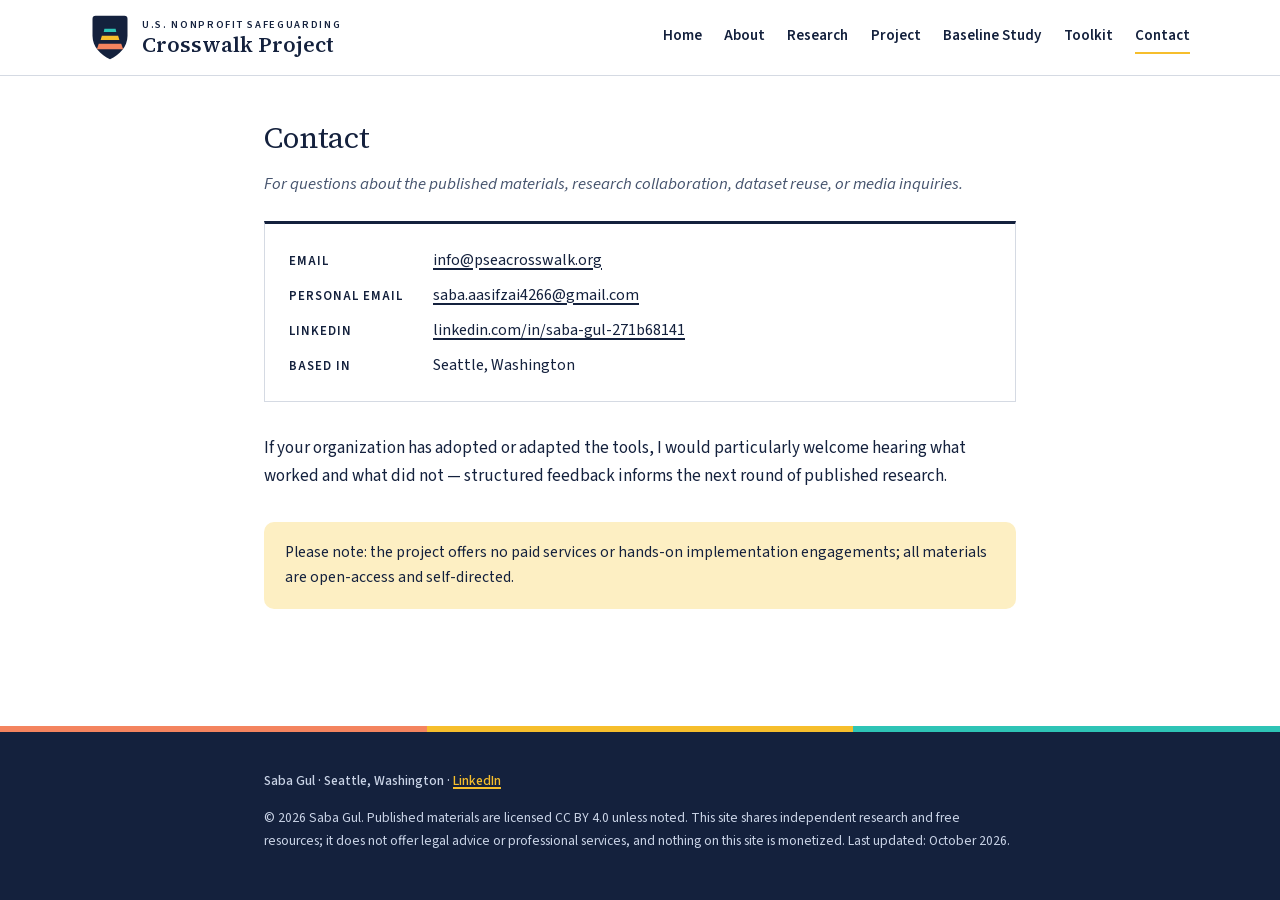
<file: contact.html>
<!DOCTYPE html>
<html lang="en">
<head>
  <meta charset="utf-8">
  <meta name="viewport" content="width=device-width, initial-scale=1">
  <title>Contact — The U.S. Nonprofit Safeguarding Crosswalk Project</title>
  <meta name="description" content="Questions about published materials, research collaboration, dataset reuse, or media inquiries.">
  <meta name="author" content="Saba Gul">
  <link rel="canonical" href="https://pseacrosswalk.org/contact.html">
  <meta property="og:type" content="website">
  <meta property="og:site_name" content="Saba Gul">
  <meta property="og:title" content="Contact — Saba Gul">
  <meta property="og:description" content="Questions about published materials, research collaboration, dataset reuse, or media inquiries.">
  <meta property="og:url" content="https://pseacrosswalk.org/contact.html">
  <!-- <meta property="og:image" content="https://pseacrosswalk.org/assets/img/og-image.png"> -->
  <meta name="twitter:card" content="summary">
  <link rel="icon" href="assets/favicon.svg" type="image/svg+xml">
  <link rel="stylesheet" href="assets/css/style.css">
  <!-- Google tag (gtag.js) -->
  <script async src="https://www.googletagmanager.com/gtag/js?id=G-36630T5V3N"></script>
  <script>
    window.dataLayer = window.dataLayer || [];
    function gtag(){dataLayer.push(arguments);}
    gtag('js', new Date());
    gtag('config', 'G-36630T5V3N');
  </script>
</head>
<body>
  <a class="skip-link" href="#main">Skip to content</a>

  <header class="site-header">
    <div class="site-header__inner">
      <a class="wordmark" href="index.html" aria-label="The U.S. Nonprofit Safeguarding Crosswalk Project — home">
        <img class="wordmark__mark" src="assets/img/crosswalk-emblem.svg" alt="" width="64" height="76">
        <span class="wordmark__text">
          <span class="wordmark__kicker">U.S. NONPROFIT SAFEGUARDING</span>
          <span class="wordmark__name">Crosswalk Project</span>
        </span>
      </a>
      <nav class="nav" aria-label="Primary">
        <ul>
          <li><a href="index.html">Home</a></li>
          <li><a href="about.html">About</a></li>
          <li><a href="research.html">Research</a></li>
          <li><a href="project.html">Project</a></li>
          <li><a href="baseline-2026.html">Baseline Study</a></li>
          <li><a href="toolkit.html">Toolkit</a></li>
          <li><a href="contact.html" aria-current="page">Contact</a></li>
        </ul>
      </nav>
    </div>
  </header>

  <main id="main">
    <div class="page-head">
      <h1>Contact</h1>
      <p class="lede">For questions about the published materials, research collaboration, dataset reuse, or media inquiries.</p>
    </div>

    <div class="contact-details">
      <dl>
        <dt>Email</dt>
        <dd><a href="mailto:info@pseacrosswalk.org">info@pseacrosswalk.org</a></dd>
        <dt>Personal Email</dt>
        <dd><a href="mailto:saba.aasifzai4266@gmail.com">saba.aasifzai4266@gmail.com</a></dd>
        <dt>LinkedIn</dt>
        <dd><a href="https://www.linkedin.com/in/saba-gul-271b68141/" target="_blank" rel="noopener noreferrer">linkedin.com/in/saba-gul-271b68141</a></dd>
        <dt>Based in</dt>
        <dd>Seattle, Washington</dd>
      </dl>
    </div>

    <div class="prose">
      <p>If your organization has adopted or adapted the tools, I would particularly welcome hearing what worked and what did not — structured feedback informs the next round of published research.</p>

      <div class="note">
        <p>Please note: the project offers no paid services or hands-on implementation engagements; all materials are open-access and self-directed.</p>
      </div>
    </div>
  </main>

  <footer class="site-footer">
    <div class="site-footer__inner">
      <p class="site-footer__meta">
        Saba Gul &middot; Seattle, Washington &middot;
        <a href="https://www.linkedin.com/in/saba-gul-271b68141/" target="_blank" rel="noopener noreferrer">LinkedIn</a>
      </p>
      <p class="site-footer__legal">&copy; 2026 Saba Gul. Published materials are licensed CC BY 4.0 unless noted. This site shares independent research and free resources; it does not offer legal advice or professional services, and nothing on this site is monetized. Last updated: October 2026.</p>
    </div>
  </footer>
</body>
</html>
</file>
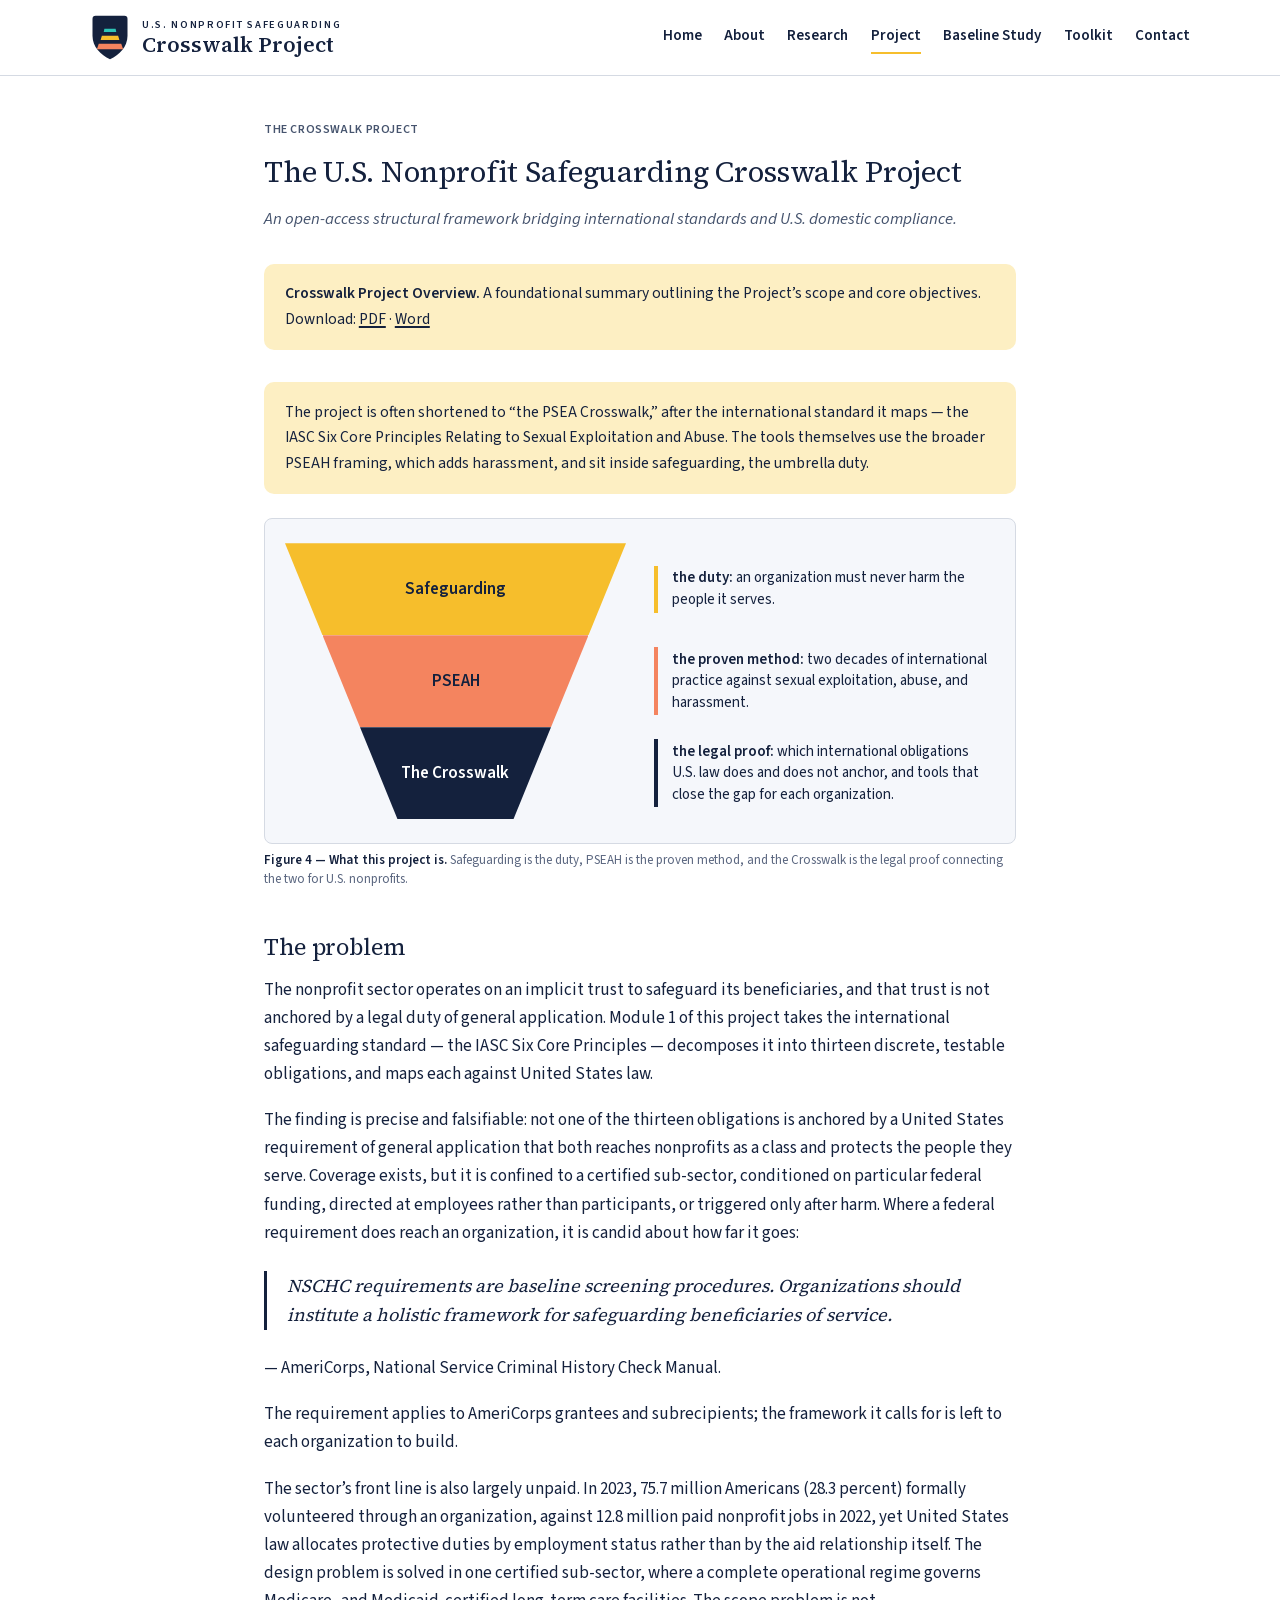
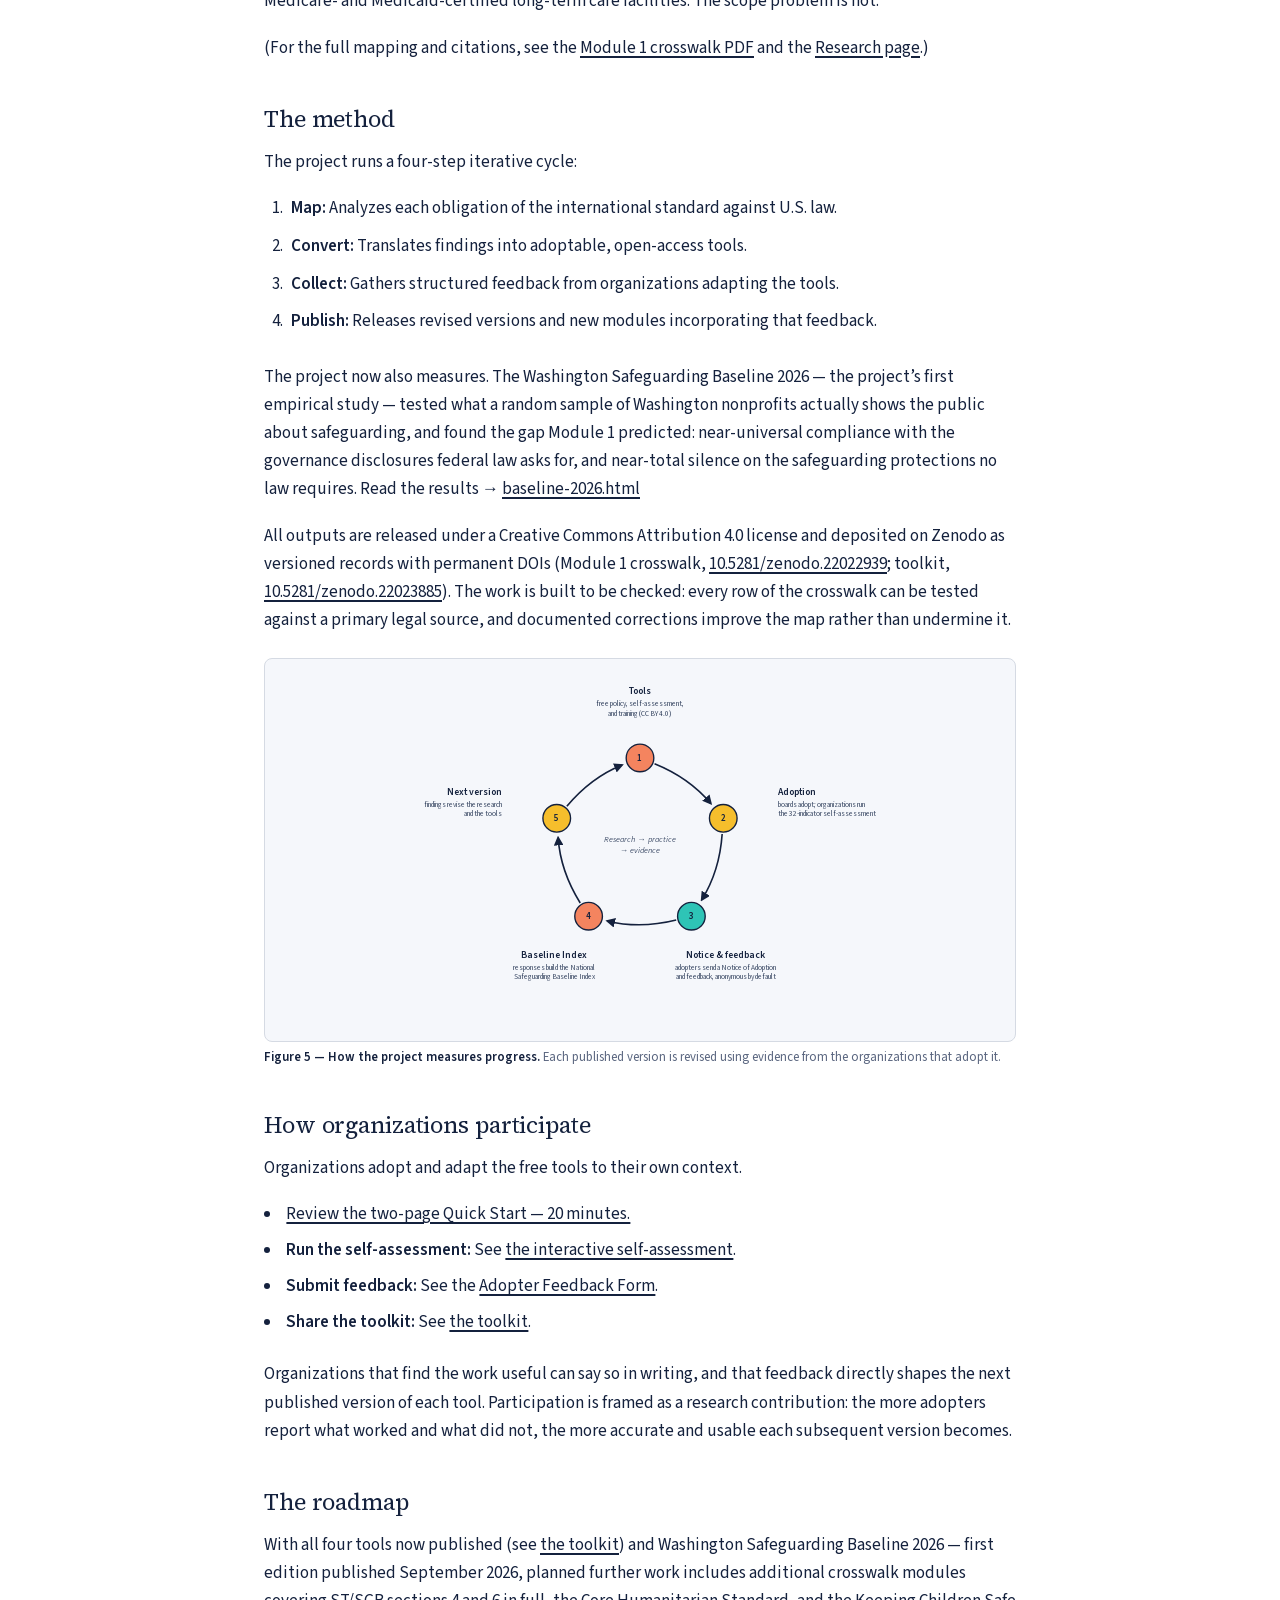
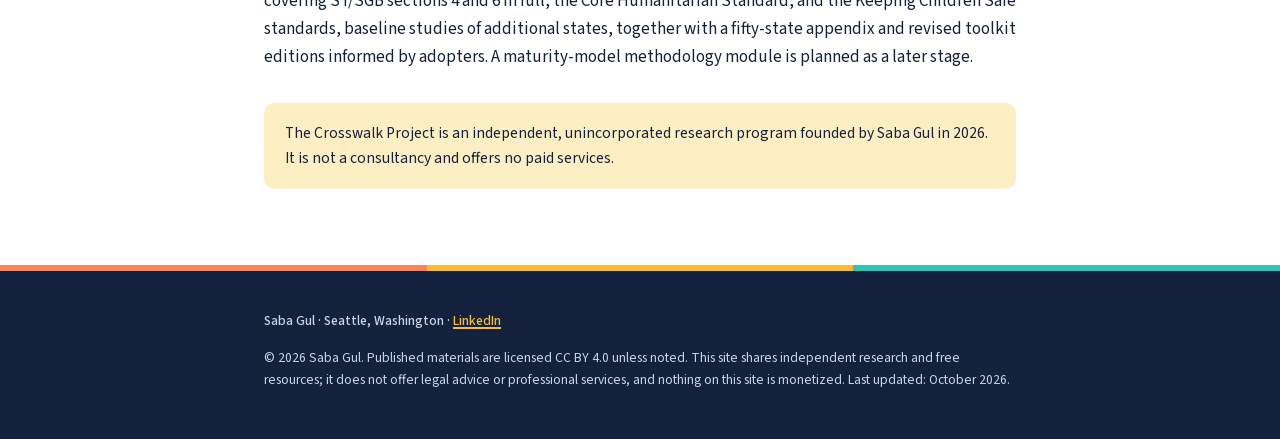
<file: project.html>
<!DOCTYPE html>
<html lang="en">
<head>
  <meta charset="utf-8">
  <meta name="viewport" content="width=device-width, initial-scale=1">
  <title>Project — The U.S. Nonprofit Safeguarding Crosswalk Project</title>
  <meta name="description" content="Method, roadmap, and participation — how the Crosswalk Project turns open-access research into adoptable safeguarding tools.">
  <meta name="author" content="Saba Gul">
  <link rel="canonical" href="https://pseacrosswalk.org/project.html">
  <meta property="og:type" content="article">
  <meta property="og:site_name" content="Saba Gul">
  <meta property="og:title" content="The U.S. Nonprofit Safeguarding Crosswalk Project">
  <meta property="og:description" content="Method, roadmap, and participation — how the Crosswalk Project turns open-access research into adoptable safeguarding tools.">
  <meta property="og:url" content="https://pseacrosswalk.org/project.html">
  <!-- <meta property="og:image" content="https://pseacrosswalk.org/assets/img/og-image.png"> -->
  <meta name="twitter:card" content="summary">
  <link rel="icon" href="assets/favicon.svg" type="image/svg+xml">
  <link rel="stylesheet" href="assets/css/style.css">
  <!-- Google tag (gtag.js) -->
  <script async src="https://www.googletagmanager.com/gtag/js?id=G-36630T5V3N"></script>
  <script>
    window.dataLayer = window.dataLayer || [];
    function gtag(){dataLayer.push(arguments);}
    gtag('js', new Date());
    gtag('config', 'G-36630T5V3N');
  </script>
</head>
<body class="theme-project">
  <a class="skip-link" href="#main">Skip to content</a>

  <header class="site-header">
    <div class="site-header__inner">
      <a class="wordmark" href="index.html" aria-label="The U.S. Nonprofit Safeguarding Crosswalk Project — home">
        <img class="wordmark__mark" src="assets/img/crosswalk-emblem.svg" alt="" width="64" height="76">
        <span class="wordmark__text">
          <span class="wordmark__kicker">U.S. NONPROFIT SAFEGUARDING</span>
          <span class="wordmark__name">Crosswalk Project</span>
        </span>
      </a>
      <nav class="nav" aria-label="Primary">
        <ul>
          <li><a href="index.html">Home</a></li>
          <li><a href="about.html">About</a></li>
          <li><a href="research.html">Research</a></li>
          <li><a href="project.html" aria-current="page">Project</a></li>
          <li><a href="baseline-2026.html">Baseline Study</a></li>
          <li><a href="toolkit.html">Toolkit</a></li>
          <li><a href="contact.html">Contact</a></li>
        </ul>
      </nav>
    </div>
  </header>

  <main id="main" class="has-toc">
    <div class="page-head">
      <span class="hero__kicker">The Crosswalk Project</span>
      <h1>The U.S. Nonprofit Safeguarding Crosswalk Project</h1>
      <p class="lede">An open-access structural framework bridging international standards and U.S. domestic compliance.</p>
    </div>

    <div class="prose">
      <div class="note">
        <p><strong>Crosswalk Project Overview.</strong> A foundational summary outlining the Project&rsquo;s scope and core objectives. Download: <a href="assets/docs/Crosswalk%20Project%20Overview.pdf" target="_blank" rel="noopener noreferrer">PDF</a> &middot; <a href="assets/docs/Crosswalk%20Project%20Overview.docx" target="_blank" rel="noopener noreferrer">Word</a></p>
      </div>

      <div class="note">
        <p>The project is often shortened to &ldquo;the PSEA Crosswalk,&rdquo; after the international standard it maps &mdash; the IASC Six Core Principles Relating to Sexual Exploitation and Abuse. The tools themselves use the broader PSEAH framing, which adds harassment, and sit inside safeguarding, the umbrella duty.</p>
      </div>

      <figure class="fig4">
        <div class="fig-box fig4-box">
          <div class="fig4-grid">
            <p class="sr-only">Three narrowing bands.</p>
            <div class="fig4-band fig4-band--1"><span>Safeguarding</span></div>
            <p class="fig4-note fig4-note--1"><strong>the duty:</strong> an organization must never harm the people it serves.</p>
            <div class="fig4-band fig4-band--2"><span>PSEAH</span></div>
            <p class="fig4-note fig4-note--2"><strong>the proven method:</strong> two decades of international practice against sexual exploitation, abuse, and harassment.</p>
            <div class="fig4-band fig4-band--3"><span>The Crosswalk</span></div>
            <p class="fig4-note fig4-note--3"><strong>the legal proof:</strong> which international obligations U.S. law does and does not anchor, and tools that close the gap for each organization.</p>
          </div>
        </div>
        <figcaption class="fig__caption"><strong>Figure 4 &mdash; What this project is.</strong> Safeguarding is the duty, PSEAH is the proven method, and the Crosswalk is the legal proof connecting the two for U.S. nonprofits.</figcaption>
      </figure>

      <h2 id="the-problem">The problem</h2>
      <p>The nonprofit sector operates on an implicit trust to safeguard its beneficiaries, and that trust is not anchored by a legal duty of general application. Module 1 of this project takes the international safeguarding standard — the IASC Six Core Principles — decomposes it into thirteen discrete, testable obligations, and maps each against United States law.</p>
      <p>The finding is precise and falsifiable: not one of the thirteen obligations is anchored by a United States requirement of general application that both reaches nonprofits as a class and protects the people they serve. Coverage exists, but it is confined to a certified sub-sector, conditioned on particular federal funding, directed at employees rather than participants, or triggered only after harm. Where a federal requirement does reach an organization, it is candid about how far it goes:</p>
      <blockquote>NSCHC requirements are baseline screening procedures. Organizations should institute a holistic framework for safeguarding beneficiaries of service.</blockquote>
      <p>&mdash; AmeriCorps, National Service Criminal History Check Manual.</p>
      <p>The requirement applies to AmeriCorps grantees and subrecipients; the framework it calls for is left to each organization to build.</p>
      <p>The sector&rsquo;s front line is also largely unpaid. In 2023, 75.7 million Americans (28.3 percent) formally volunteered through an organization, against 12.8 million paid nonprofit jobs in 2022, yet United States law allocates protective duties by employment status rather than by the aid relationship itself. The design problem is solved in one certified sub-sector, where a complete operational regime governs Medicare- and Medicaid-certified long-term care facilities. The scope problem is not.</p>
      <p>(For the full mapping and citations, see the <a href="assets/docs/Gul_2026_Safeguarding-Without-a-Baseline_Module-1_v1-0.pdf" target="_blank" rel="noopener noreferrer">Module 1 crosswalk PDF</a> and the <a href="research.html">Research page</a>.)</p>

      <h2 id="the-method">The method</h2>
      <p>The project runs a four-step iterative cycle:</p>
      <ol class="steps">
        <li><strong>Map:</strong> Analyzes each obligation of the international standard against U.S. law.</li>
        <li><strong>Convert:</strong> Translates findings into adoptable, open-access tools.</li>
        <li><strong>Collect:</strong> Gathers structured feedback from organizations adapting the tools.</li>
        <li><strong>Publish:</strong> Releases revised versions and new modules incorporating that feedback.</li>
      </ol>

      <p>The project now also measures. The Washington Safeguarding Baseline 2026 &mdash; the project&rsquo;s first empirical study &mdash; tested what a random sample of Washington nonprofits actually shows the public about safeguarding, and found the gap Module 1 predicted: near-universal compliance with the governance disclosures federal law asks for, and near-total silence on the safeguarding protections no law requires. Read the results &rarr; <a href="baseline-2026.html">baseline-2026.html</a></p>
      <p>All outputs are released under a Creative Commons Attribution 4.0 license and deposited on Zenodo as versioned records with permanent DOIs (Module 1 crosswalk, <a href="https://doi.org/10.5281/zenodo.22022939" target="_blank" rel="noopener noreferrer">10.5281/zenodo.22022939</a>; toolkit, <a href="https://doi.org/10.5281/zenodo.22023885" target="_blank" rel="noopener noreferrer">10.5281/zenodo.22023885</a>). The work is built to be checked: every row of the crosswalk can be tested against a primary legal source, and documented corrections improve the map rather than undermine it.</p>

      <figure>
        <div class="fig-box fig5-box fig5-desktop">
          <svg viewBox="0 0 640 380" role="img" aria-labelledby="fig5-title fig5-desc" xmlns="http://www.w3.org/2000/svg">
            <title id="fig5-title">How the project measures progress</title>
            <desc id="fig5-desc">A five-step loop: Tools, then Adoption, then Notice and feedback, then Baseline Index, then Next version, feeding back into Tools. Center label: Research, practice, evidence.</desc>
            <defs>
              <marker id="fig5-arrow" viewBox="0 0 10 10" refX="8" refY="5" markerWidth="6" markerHeight="6" orient="auto-start-reverse">
                <path d="M0,0 L10,5 L0,10 z" fill="var(--navy)"/>
              </marker>
            </defs>
            <path d="M335.8,96.3 Q373.4,111.5 396.9,139.5" fill="none" stroke="var(--navy)" stroke-width="1.75" marker-end="url(#fig5-arrow)"/>
            <path d="M409.2,172.6 Q406.4,213.1 387.0,244.1" fill="none" stroke="var(--navy)" stroke-width="1.75" marker-end="url(#fig5-arrow)"/>
            <path d="M359.3,266.0 Q320.0,275.9 284.5,267.0" fill="none" stroke="var(--navy)" stroke-width="1.75" marker-end="url(#fig5-arrow)"/>
            <path d="M255.1,247.5 Q233.6,213.1 231.1,176.6" fill="none" stroke="var(--navy)" stroke-width="1.75" marker-end="url(#fig5-arrow)"/>
            <path d="M240.6,142.6 Q266.6,111.5 300.5,97.8" fill="none" stroke="var(--navy)" stroke-width="1.75" marker-end="url(#fig5-arrow)"/>
            <circle cx="320.0" cy="90.0" r="15" fill="var(--coral)" stroke="var(--navy)" stroke-width="1.5"/>
            <text x="320.0" y="93.0" text-anchor="middle" font-size="10" font-weight="700" fill="var(--ink)">1</text>
            <text x="320.0" y="21.0" text-anchor="middle" font-size="10.5" font-weight="700" fill="var(--ink)">Tools</text>
            <text x="320.0" y="34.0" text-anchor="middle" font-size="8" fill="var(--muted)">free policy, self-assessment,</text>
            <text x="320.0" y="44.0" text-anchor="middle" font-size="8" fill="var(--muted)">and training (CC BY 4.0)</text>
            <circle cx="410.4" cy="155.6" r="15" fill="var(--sun)" stroke="var(--navy)" stroke-width="1.5"/>
            <text x="410.4" y="158.6" text-anchor="middle" font-size="10" font-weight="700" fill="var(--ink)">2</text>
            <text x="470.3" y="130.2" text-anchor="start" font-size="10.5" font-weight="700" fill="var(--ink)">Adoption</text>
            <text x="470.3" y="143.2" text-anchor="start" font-size="8" fill="var(--muted)">boards adopt; organizations run</text>
            <text x="470.3" y="153.2" text-anchor="start" font-size="8" fill="var(--muted)">the 32-indicator self-assessment</text>
            <circle cx="375.8" cy="261.9" r="15" fill="var(--teal)" stroke="var(--navy)" stroke-width="1.5"/>
            <text x="375.8" y="264.9" text-anchor="middle" font-size="10" font-weight="700" fill="var(--ink)">3</text>
            <text x="412.9" y="306.8" text-anchor="middle" font-size="10.5" font-weight="700" fill="var(--ink)">Notice &amp; feedback</text>
            <text x="412.9" y="319.8" text-anchor="middle" font-size="8" fill="var(--muted)">adopters send a Notice of Adoption</text>
            <text x="412.9" y="329.8" text-anchor="middle" font-size="8" fill="var(--muted)">and feedback, anonymous by default</text>
            <circle cx="264.2" cy="261.9" r="15" fill="var(--coral)" stroke="var(--navy)" stroke-width="1.5"/>
            <text x="264.2" y="264.9" text-anchor="middle" font-size="10" font-weight="700" fill="var(--ink)">4</text>
            <text x="227.1" y="306.8" text-anchor="middle" font-size="10.5" font-weight="700" fill="var(--ink)">Baseline Index</text>
            <text x="227.1" y="319.8" text-anchor="middle" font-size="8" fill="var(--muted)">responses build the National</text>
            <text x="227.1" y="329.8" text-anchor="middle" font-size="8" fill="var(--muted)">Safeguarding Baseline Index</text>
            <circle cx="229.6" cy="155.6" r="15" fill="var(--sun)" stroke="var(--navy)" stroke-width="1.5"/>
            <text x="229.6" y="158.6" text-anchor="middle" font-size="10" font-weight="700" fill="var(--ink)">5</text>
            <text x="169.7" y="130.2" text-anchor="end" font-size="10.5" font-weight="700" fill="var(--ink)">Next version</text>
            <text x="169.7" y="143.2" text-anchor="end" font-size="8" fill="var(--muted)">findings revise the research</text>
            <text x="169.7" y="153.2" text-anchor="end" font-size="8" fill="var(--muted)">and the tools</text>
            <text x="320.0" y="181.0" text-anchor="middle" font-size="9" font-style="italic" fill="var(--muted)">Research &#8594; practice</text>
            <text x="320.0" y="193.0" text-anchor="middle" font-size="9" font-style="italic" fill="var(--muted)">&#8594; evidence</text>
          </svg>
        </div>
        <ol class="fig5-mobile-list">
          <li><strong>1. Tools</strong> &mdash; Free policy, self-assessment, and training (CC BY 4.0)</li>
          <li><strong>2. Adoption</strong> &mdash; Boards adopt; organizations run the 32-indicator self-assessment</li>
          <li><strong>3. Notice &amp; feedback</strong> &mdash; Adopters send a Notice of Adoption and feedback, anonymous by default</li>
          <li><strong>4. Baseline Index</strong> &mdash; Responses build the National Safeguarding Baseline Index</li>
          <li><strong>5. Next version</strong> &mdash; Findings revise the research and the tools, which feed back into Tools</li>
          <li>Research &rarr; practice &rarr; evidence.</li>
        </ol>
        <figcaption class="fig__caption"><strong>Figure 5 &mdash; How the project measures progress.</strong> Each published version is revised using evidence from the organizations that adopt it.</figcaption>
      </figure>

      <h2 id="how-organizations-participate">How organizations participate</h2>
      <p>Organizations adopt and adapt the free tools to their own context.</p>
      <ul class="plain-list">
        <li><a href="toolkit.html#quick-start">Review the two-page Quick Start — 20 minutes.</a></li>
        <li><strong>Run the self-assessment:</strong> See <a href="self-assessment.html" target="_blank" rel="noopener noreferrer">the interactive self-assessment</a>.</li>
        <li><strong>Submit feedback:</strong> See the <a href="toolkit.html#tool-3">Adopter Feedback Form</a>.</li>
        <li><strong>Share the toolkit:</strong> See <a href="toolkit.html">the toolkit</a>.</li>
      </ul>
      <p>Organizations that find the work useful can say so in writing, and that feedback directly shapes the next published version of each tool. Participation is framed as a research contribution: the more adopters report what worked and what did not, the more accurate and usable each subsequent version becomes.</p>

      <h2 id="the-roadmap">The roadmap</h2>
      <p>With all four tools now published (see <a href="toolkit.html">the toolkit</a>) and Washington Safeguarding Baseline 2026 &mdash; first edition published September 2026, planned further work includes additional crosswalk modules covering ST/SGB sections 4 and 6 in full, the Core Humanitarian Standard, and the Keeping Children Safe standards, baseline studies of additional states, together with a fifty-state appendix and revised toolkit editions informed by adopters. A maturity-model methodology module is planned as a later stage.</p>

      <div class="note">
        <p>The Crosswalk Project is an independent, unincorporated research program founded by Saba Gul in 2026. It is not a consultancy and offers no paid services.</p>
      </div>
    </div>

    <nav class="toc" aria-label="On this page">
      <p class="toc__label">On this page</p>
      <ul>
        <li><a href="#the-problem">The Problem</a></li>
        <li><a href="#the-method">The Method</a></li>
        <li><a href="#how-organizations-participate">How Organizations Participate</a></li>
        <li><a href="#the-roadmap">The Roadmap</a></li>
      </ul>
    </nav>
  </main>

  <footer class="site-footer">
    <div class="site-footer__inner">
      <p class="site-footer__meta">
        Saba Gul &middot; Seattle, Washington &middot;
        <a href="https://www.linkedin.com/in/saba-gul-271b68141/" target="_blank" rel="noopener noreferrer">LinkedIn</a>
      </p>
      <p class="site-footer__legal">&copy; 2026 Saba Gul. Published materials are licensed CC BY 4.0 unless noted. This site shares independent research and free resources; it does not offer legal advice or professional services, and nothing on this site is monetized. Last updated: October 2026.</p>
    </div>
  </footer>
</body>
</html>
</file>
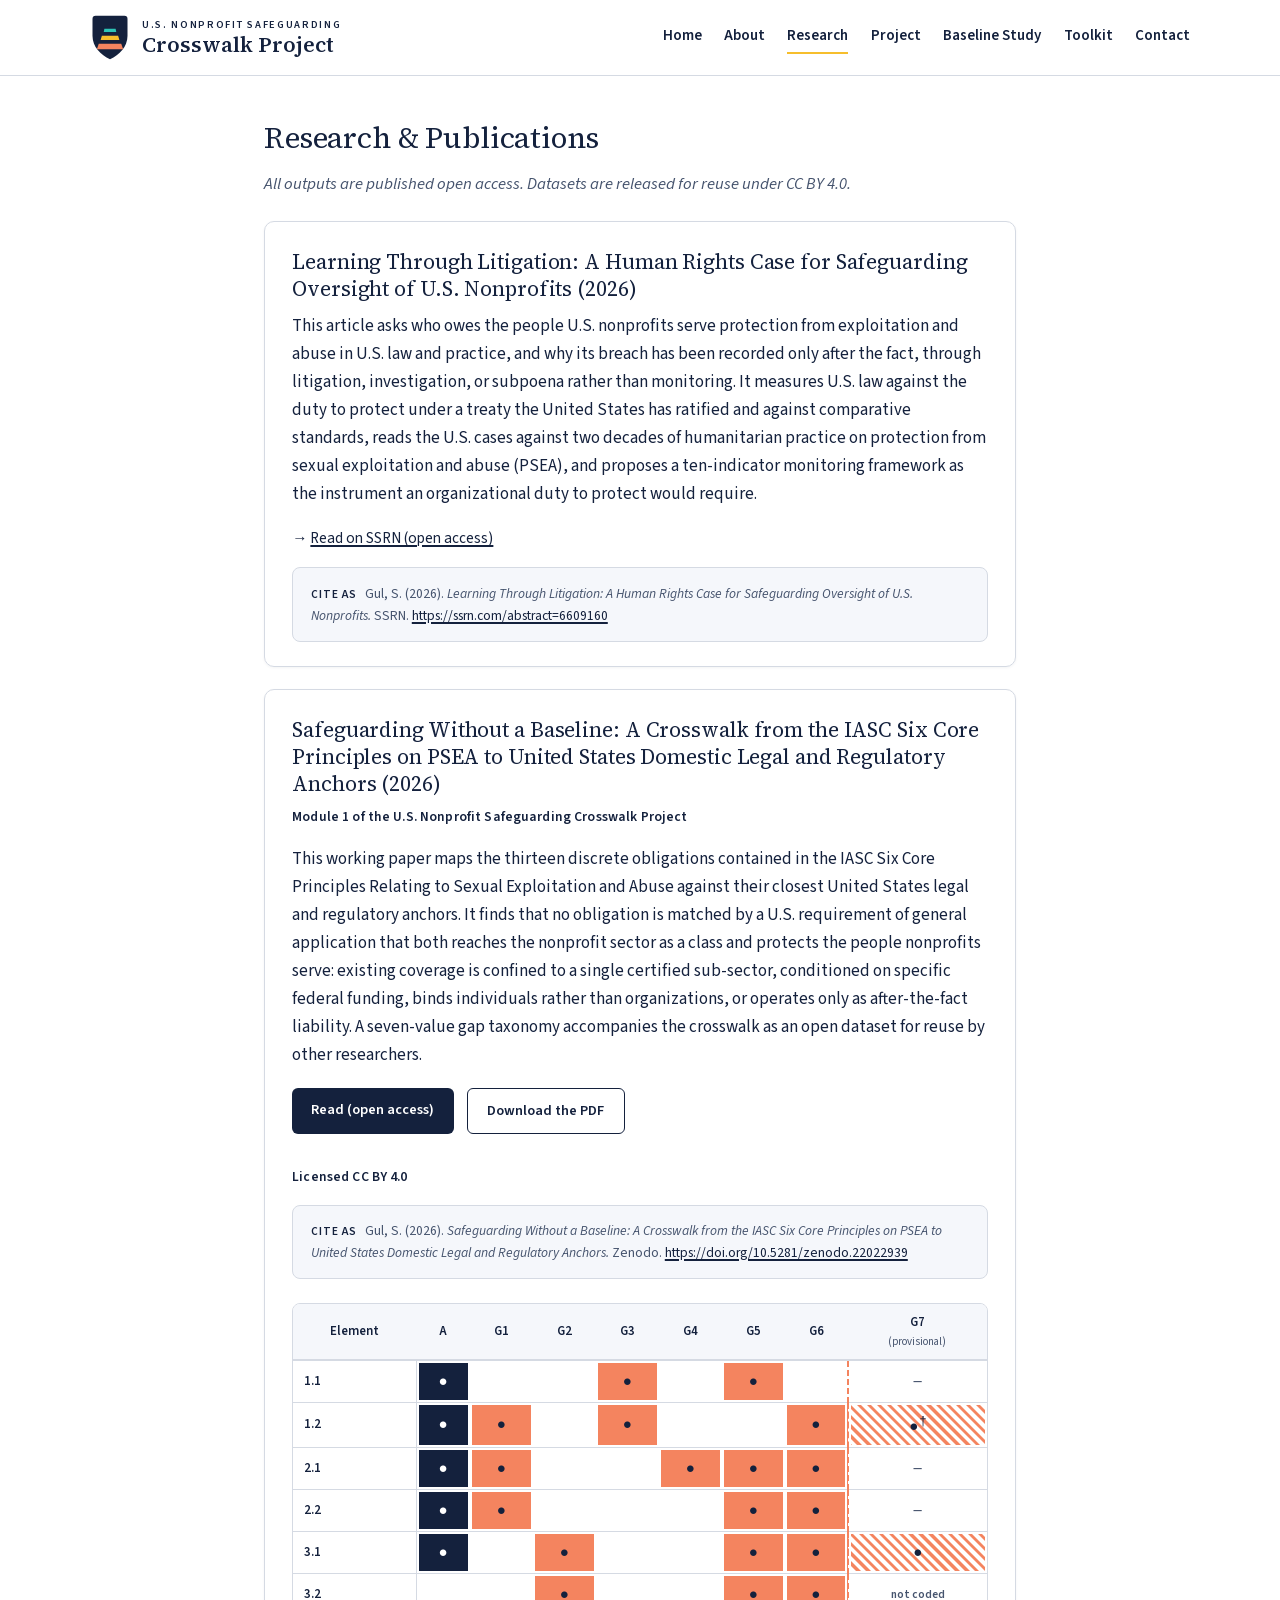
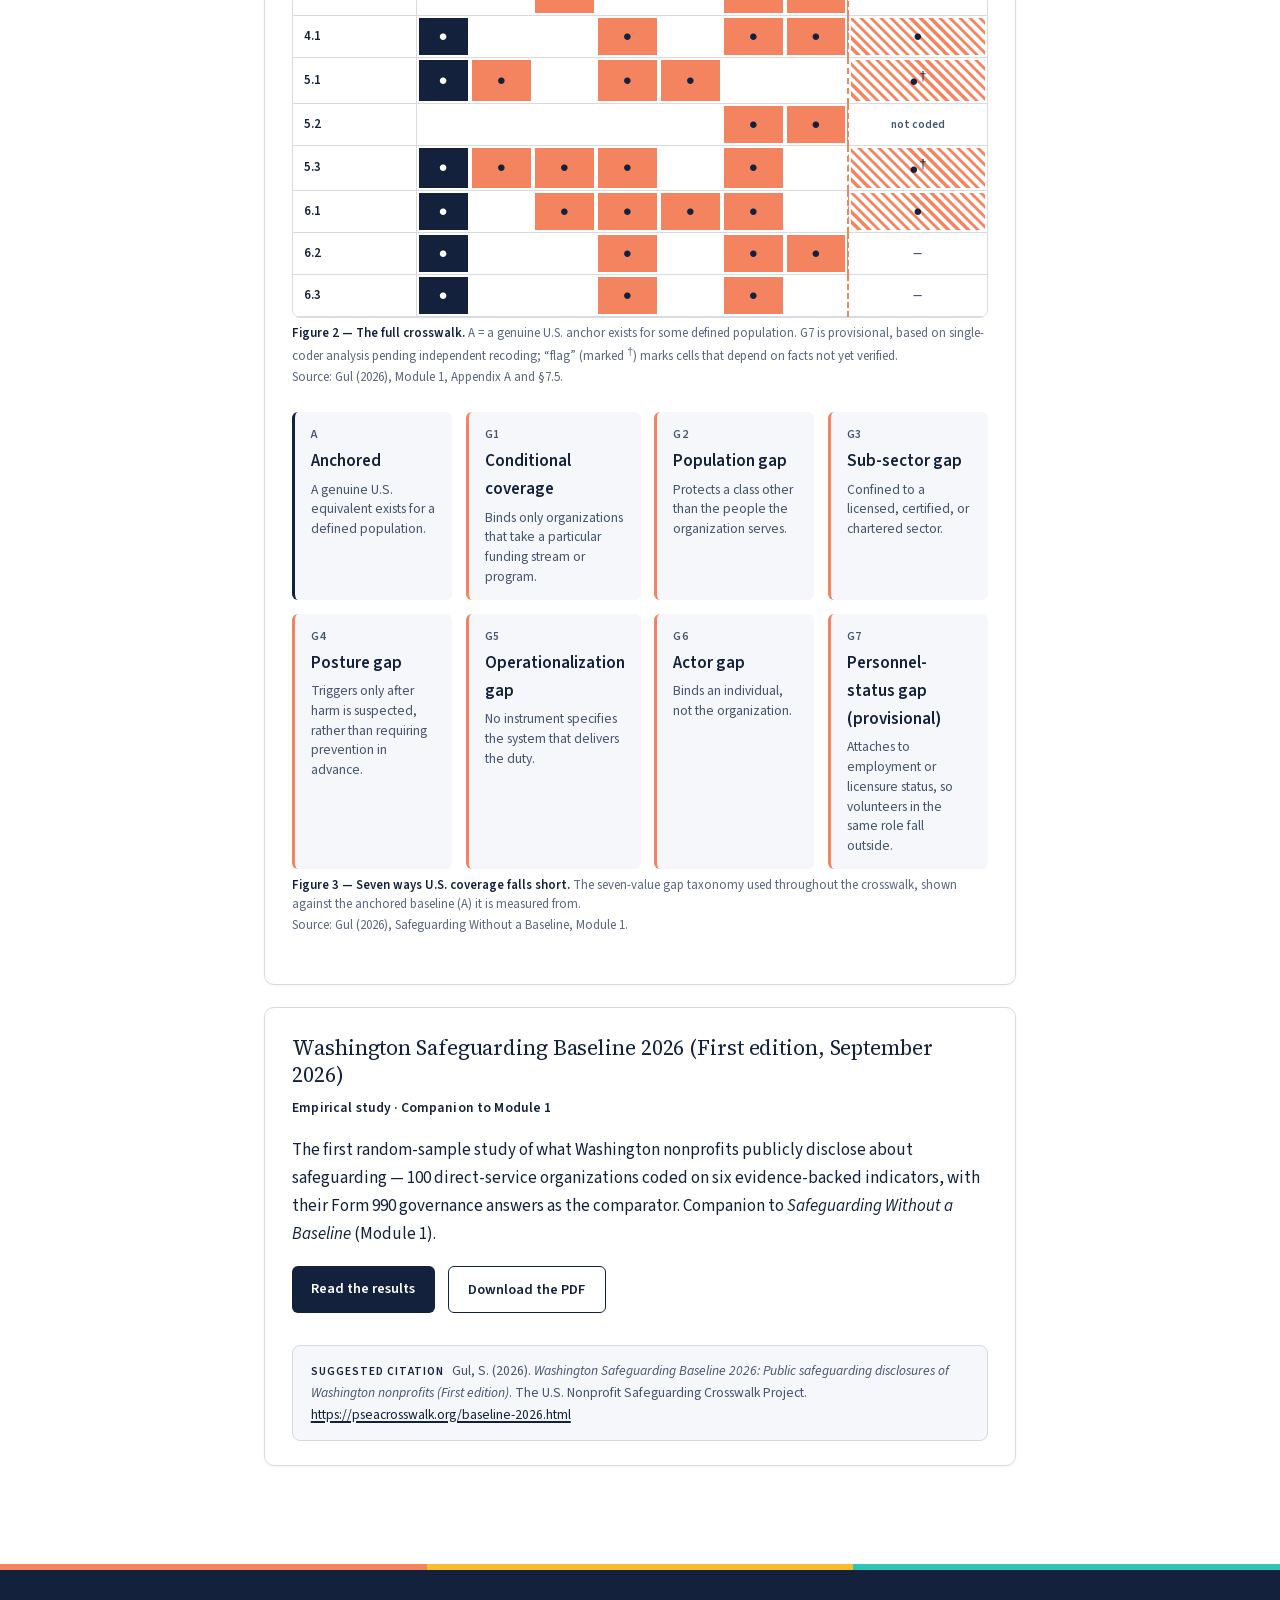
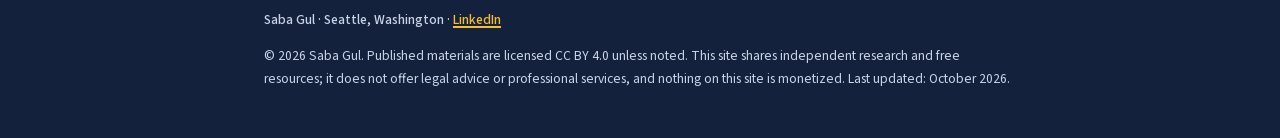
<file: research.html>
<!DOCTYPE html>
<html lang="en">
<head>
  <meta charset="utf-8">
  <meta name="viewport" content="width=device-width, initial-scale=1">
  <title>Research — The U.S. Nonprofit Safeguarding Crosswalk Project</title>
  <meta name="description" content="Working papers and datasets: Learning Through Litigation (human-rights case for nonprofit safeguarding oversight) and Safeguarding Without a Baseline (IASC-to-U.S. crosswalk).">
  <meta name="author" content="Saba Gul">
  <link rel="canonical" href="https://pseacrosswalk.org/research.html">
  <meta property="og:type" content="article">
  <meta property="og:site_name" content="Saba Gul">
  <meta property="og:title" content="Research &amp; Publications — Saba Gul">
  <meta property="og:description" content="Working papers and datasets: Learning Through Litigation (human-rights case for nonprofit safeguarding oversight) and Safeguarding Without a Baseline (IASC-to-U.S. crosswalk).">
  <meta property="og:url" content="https://pseacrosswalk.org/research.html">
  <!-- <meta property="og:image" content="https://pseacrosswalk.org/assets/img/og-image.png"> -->
  <meta name="twitter:card" content="summary">
  <link rel="icon" href="assets/favicon.svg" type="image/svg+xml">
  <link rel="stylesheet" href="assets/css/style.css">
  <!-- Google tag (gtag.js) -->
  <script async src="https://www.googletagmanager.com/gtag/js?id=G-36630T5V3N"></script>
  <script>
    window.dataLayer = window.dataLayer || [];
    function gtag(){dataLayer.push(arguments);}
    gtag('js', new Date());
    gtag('config', 'G-36630T5V3N');
  </script>
</head>
<body>
  <a class="skip-link" href="#main">Skip to content</a>

  <header class="site-header">
    <div class="site-header__inner">
      <a class="wordmark" href="index.html" aria-label="The U.S. Nonprofit Safeguarding Crosswalk Project — home">
        <img class="wordmark__mark" src="assets/img/crosswalk-emblem.svg" alt="" width="64" height="76">
        <span class="wordmark__text">
          <span class="wordmark__kicker">U.S. NONPROFIT SAFEGUARDING</span>
          <span class="wordmark__name">Crosswalk Project</span>
        </span>
      </a>
      <nav class="nav" aria-label="Primary">
        <ul>
          <li><a href="index.html">Home</a></li>
          <li><a href="about.html">About</a></li>
          <li><a href="research.html" aria-current="page">Research</a></li>
          <li><a href="project.html">Project</a></li>
          <li><a href="baseline-2026.html">Baseline Study</a></li>
          <li><a href="toolkit.html">Toolkit</a></li>
          <li><a href="contact.html">Contact</a></li>
        </ul>
      </nav>
    </div>
  </header>

  <main id="main">
    <div class="page-head">
      <h1>Research &amp; Publications</h1>
      <p class="lede">All outputs are published open access. Datasets are released for reuse under CC BY 4.0.</p>
    </div>

    <article class="pub">
      <div class="pub__body">
        <h2>Learning Through Litigation: A Human Rights Case for Safeguarding Oversight of U.S. Nonprofits (2026)</h2>

        <p>This article asks who owes the people U.S. nonprofits serve protection from exploitation and abuse in U.S. law and practice, and why its breach has been recorded only after the fact, through litigation, investigation, or subpoena rather than monitoring. It measures U.S. law against the duty to protect under a treaty the United States has ratified and against comparative standards, reads the U.S. cases against two decades of humanitarian practice on protection from sexual exploitation and abuse (PSEA), and proposes a ten-indicator monitoring framework as the instrument an organizational duty to protect would require.</p>

        <ul class="pub__links">
          <li>&rarr; <a href="https://ssrn.com/abstract=6609160" target="_blank" rel="noopener noreferrer">Read on SSRN (open access)</a></li>
        </ul>

        <p class="cite">
          <strong>Cite as</strong>
          Gul, S. (2026). <em>Learning Through Litigation: A Human Rights Case for Safeguarding Oversight of U.S. Nonprofits.</em> SSRN. <a href="https://ssrn.com/abstract=6609160" target="_blank" rel="noopener noreferrer">https://ssrn.com/abstract=6609160</a>
        </p>
      </div>
    </article>

    <article class="pub">
      <div class="pub__body">
        <h2>Safeguarding Without a Baseline: A Crosswalk from the IASC Six Core Principles on PSEA to United States Domestic Legal and Regulatory Anchors (2026)</h2>
        <p class="pub__meta">Module 1 of the U.S. Nonprofit Safeguarding Crosswalk Project</p>

        <p>This working paper maps the thirteen discrete obligations contained in the IASC Six Core Principles Relating to Sexual Exploitation and Abuse against their closest United States legal and regulatory anchors. It finds that no obligation is matched by a U.S. requirement of general application that both reaches the nonprofit sector as a class and protects the people nonprofits serve: existing coverage is confined to a single certified sub-sector, conditioned on specific federal funding, binds individuals rather than organizations, or operates only as after-the-fact liability. A seven-value gap taxonomy accompanies the crosswalk as an open dataset for reuse by other researchers.</p>

        <div class="hero__actions">
          <a class="hero__btn hero__btn--primary" href="https://doi.org/10.5281/zenodo.22022939" target="_blank" rel="noopener noreferrer">Read (open access)</a>
          <a class="hero__btn hero__btn--ghost" href="assets/docs/Gul_2026_Safeguarding-Without-a-Baseline_Module-1_v1-0.pdf" target="_blank" rel="noopener noreferrer">Download the PDF</a>
        </div>
        <p class="pub__meta">Licensed CC BY 4.0</p>

        <p class="cite">
          <strong>Cite as</strong>
          Gul, S. (2026). <em>Safeguarding Without a Baseline: A Crosswalk from the IASC Six Core Principles on PSEA to United States Domestic Legal and Regulatory Anchors.</em> Zenodo. <a href="https://doi.org/10.5281/zenodo.22022939" target="_blank" rel="noopener noreferrer">https://doi.org/10.5281/zenodo.22022939</a>
        </p>

        <figure id="figure-2">
          <div class="fig2-scroll">
            <table class="fig2-table">
              <caption class="sr-only">The full crosswalk: 13 obligations against anchor column A and gap columns G1&ndash;G7</caption>
              <thead>
                <tr>
                  <th scope="col">Element</th>
                  <th scope="col">A</th>
                  <th scope="col">G1</th>
                  <th scope="col">G2</th>
                  <th scope="col">G3</th>
                  <th scope="col">G4</th>
                  <th scope="col">G5</th>
                  <th scope="col">G6</th>
                  <th scope="col">G7<span class="fig2-provisional">(provisional)</span></th>
                </tr>
              </thead>
              <tbody>
                <tr><th scope="row">1.1</th><td class="fig2-a">&#9679;</td><td></td><td></td><td class="fig2-g">&#9679;</td><td></td><td class="fig2-g">&#9679;</td><td></td><td class="fig2-g7 fig2-dash">&mdash;</td></tr>
                <tr><th scope="row">1.2</th><td class="fig2-a">&#9679;</td><td class="fig2-g">&#9679;</td><td></td><td class="fig2-g">&#9679;</td><td></td><td></td><td class="fig2-g">&#9679;</td><td class="fig2-g7 fig2-flag">&#9679;<sup>&dagger;</sup></td></tr>
                <tr><th scope="row">2.1</th><td class="fig2-a">&#9679;</td><td class="fig2-g">&#9679;</td><td></td><td></td><td class="fig2-g">&#9679;</td><td class="fig2-g">&#9679;</td><td class="fig2-g">&#9679;</td><td class="fig2-g7 fig2-dash">&mdash;</td></tr>
                <tr><th scope="row">2.2</th><td class="fig2-a">&#9679;</td><td class="fig2-g">&#9679;</td><td></td><td></td><td></td><td class="fig2-g">&#9679;</td><td class="fig2-g">&#9679;</td><td class="fig2-g7 fig2-dash">&mdash;</td></tr>
                <tr><th scope="row">3.1</th><td class="fig2-a">&#9679;</td><td></td><td class="fig2-g">&#9679;</td><td></td><td></td><td class="fig2-g">&#9679;</td><td class="fig2-g">&#9679;</td><td class="fig2-g7">&#9679;</td></tr>
                <tr><th scope="row">3.2</th><td></td><td></td><td class="fig2-g">&#9679;</td><td></td><td></td><td class="fig2-g">&#9679;</td><td class="fig2-g">&#9679;</td><td class="fig2-g7 fig2-nc">not coded</td></tr>
                <tr><th scope="row">4.1</th><td class="fig2-a">&#9679;</td><td></td><td></td><td class="fig2-g">&#9679;</td><td></td><td class="fig2-g">&#9679;</td><td class="fig2-g">&#9679;</td><td class="fig2-g7">&#9679;</td></tr>
                <tr><th scope="row">5.1</th><td class="fig2-a">&#9679;</td><td class="fig2-g">&#9679;</td><td></td><td class="fig2-g">&#9679;</td><td class="fig2-g">&#9679;</td><td></td><td></td><td class="fig2-g7 fig2-flag">&#9679;<sup>&dagger;</sup></td></tr>
                <tr><th scope="row">5.2</th><td></td><td></td><td></td><td></td><td></td><td class="fig2-g">&#9679;</td><td class="fig2-g">&#9679;</td><td class="fig2-g7 fig2-nc">not coded</td></tr>
                <tr><th scope="row">5.3</th><td class="fig2-a">&#9679;</td><td class="fig2-g">&#9679;</td><td class="fig2-g">&#9679;</td><td class="fig2-g">&#9679;</td><td></td><td class="fig2-g">&#9679;</td><td></td><td class="fig2-g7 fig2-flag">&#9679;<sup>&dagger;</sup></td></tr>
                <tr><th scope="row">6.1</th><td class="fig2-a">&#9679;</td><td></td><td class="fig2-g">&#9679;</td><td class="fig2-g">&#9679;</td><td class="fig2-g">&#9679;</td><td class="fig2-g">&#9679;</td><td></td><td class="fig2-g7">&#9679;</td></tr>
                <tr><th scope="row">6.2</th><td class="fig2-a">&#9679;</td><td></td><td></td><td class="fig2-g">&#9679;</td><td></td><td class="fig2-g">&#9679;</td><td class="fig2-g">&#9679;</td><td class="fig2-g7 fig2-dash">&mdash;</td></tr>
                <tr><th scope="row">6.3</th><td class="fig2-a">&#9679;</td><td></td><td></td><td class="fig2-g">&#9679;</td><td></td><td class="fig2-g">&#9679;</td><td></td><td class="fig2-g7 fig2-dash">&mdash;</td></tr>
              </tbody>
            </table>
          </div>
          <figcaption class="fig__caption"><strong>Figure 2 &mdash; The full crosswalk.</strong> A = a genuine U.S. anchor exists for some defined population. G7 is provisional, based on single-coder analysis pending independent recoding; &ldquo;flag&rdquo; (marked <sup>&dagger;</sup>) marks cells that depend on facts not yet verified. <span class="fig__source">Source: Gul (2026), Module 1, Appendix A and &sect;7.5.</span></figcaption>
        </figure>

        <figure>
          <ul class="fig3-grid">
            <li class="fig3-tile fig3-tile--anchor">
              <span class="fig3-tile__code">A</span>
              <span class="fig3-tile__name">Anchored</span>
              <p class="fig3-tile__desc">A genuine U.S. equivalent exists for a defined population.</p>
            </li>
            <li class="fig3-tile">
              <span class="fig3-tile__code">G1</span>
              <span class="fig3-tile__name">Conditional coverage</span>
              <p class="fig3-tile__desc">Binds only organizations that take a particular funding stream or program.</p>
            </li>
            <li class="fig3-tile">
              <span class="fig3-tile__code">G2</span>
              <span class="fig3-tile__name">Population gap</span>
              <p class="fig3-tile__desc">Protects a class other than the people the organization serves.</p>
            </li>
            <li class="fig3-tile">
              <span class="fig3-tile__code">G3</span>
              <span class="fig3-tile__name">Sub-sector gap</span>
              <p class="fig3-tile__desc">Confined to a licensed, certified, or chartered sector.</p>
            </li>
            <li class="fig3-tile">
              <span class="fig3-tile__code">G4</span>
              <span class="fig3-tile__name">Posture gap</span>
              <p class="fig3-tile__desc">Triggers only after harm is suspected, rather than requiring prevention in advance.</p>
            </li>
            <li class="fig3-tile">
              <span class="fig3-tile__code">G5</span>
              <span class="fig3-tile__name">Operationalization gap</span>
              <p class="fig3-tile__desc">No instrument specifies the system that delivers the duty.</p>
            </li>
            <li class="fig3-tile">
              <span class="fig3-tile__code">G6</span>
              <span class="fig3-tile__name">Actor gap</span>
              <p class="fig3-tile__desc">Binds an individual, not the organization.</p>
            </li>
            <li class="fig3-tile">
              <span class="fig3-tile__code">G7</span>
              <span class="fig3-tile__name">Personnel-status gap (provisional)</span>
              <p class="fig3-tile__desc">Attaches to employment or licensure status, so volunteers in the same role fall outside.</p>
            </li>
          </ul>
          <figcaption class="fig__caption"><strong>Figure 3 &mdash; Seven ways U.S. coverage falls short.</strong> The seven-value gap taxonomy used throughout the crosswalk, shown against the anchored baseline (A) it is measured from. <span class="fig__source">Source: Gul (2026), Safeguarding Without a Baseline, Module 1.</span></figcaption>
        </figure>
      </div>
    </article>

    <article class="pub">
      <div class="pub__body">
        <h2>Washington Safeguarding Baseline 2026 (First edition, September 2026)</h2>
        <p class="pub__meta">Empirical study &middot; Companion to Module 1</p>

        <p>The first random-sample study of what Washington nonprofits publicly disclose about safeguarding &mdash; 100 direct-service organizations coded on six evidence-backed indicators, with their Form 990 governance answers as the comparator. Companion to <em>Safeguarding Without a Baseline</em> (Module 1).</p>

        <div class="hero__actions">
          <a class="hero__btn hero__btn--primary" href="baseline-2026.html">Read the results</a>
          <a class="hero__btn hero__btn--ghost" href="assets/docs/WA_Safeguarding_Baseline_2026_Results.pdf" target="_blank" rel="noopener noreferrer">Download the PDF</a>
        </div>

        <p class="cite">
          <strong>Suggested citation</strong>
          Gul, S. (2026). <em>Washington Safeguarding Baseline 2026: Public safeguarding disclosures of Washington nonprofits (First edition)</em>. The U.S. Nonprofit Safeguarding Crosswalk Project. <a href="https://pseacrosswalk.org/baseline-2026.html">https://pseacrosswalk.org/baseline-2026.html</a>
        </p>
      </div>
    </article>
  </main>

  <footer class="site-footer">
    <div class="site-footer__inner">
      <p class="site-footer__meta">
        Saba Gul &middot; Seattle, Washington &middot;
        <a href="https://www.linkedin.com/in/saba-gul-271b68141/" target="_blank" rel="noopener noreferrer">LinkedIn</a>
      </p>
      <p class="site-footer__legal">&copy; 2026 Saba Gul. Published materials are licensed CC BY 4.0 unless noted. This site shares independent research and free resources; it does not offer legal advice or professional services, and nothing on this site is monetized. Last updated: October 2026.</p>
    </div>
  </footer>
</body>
</html>
</file>
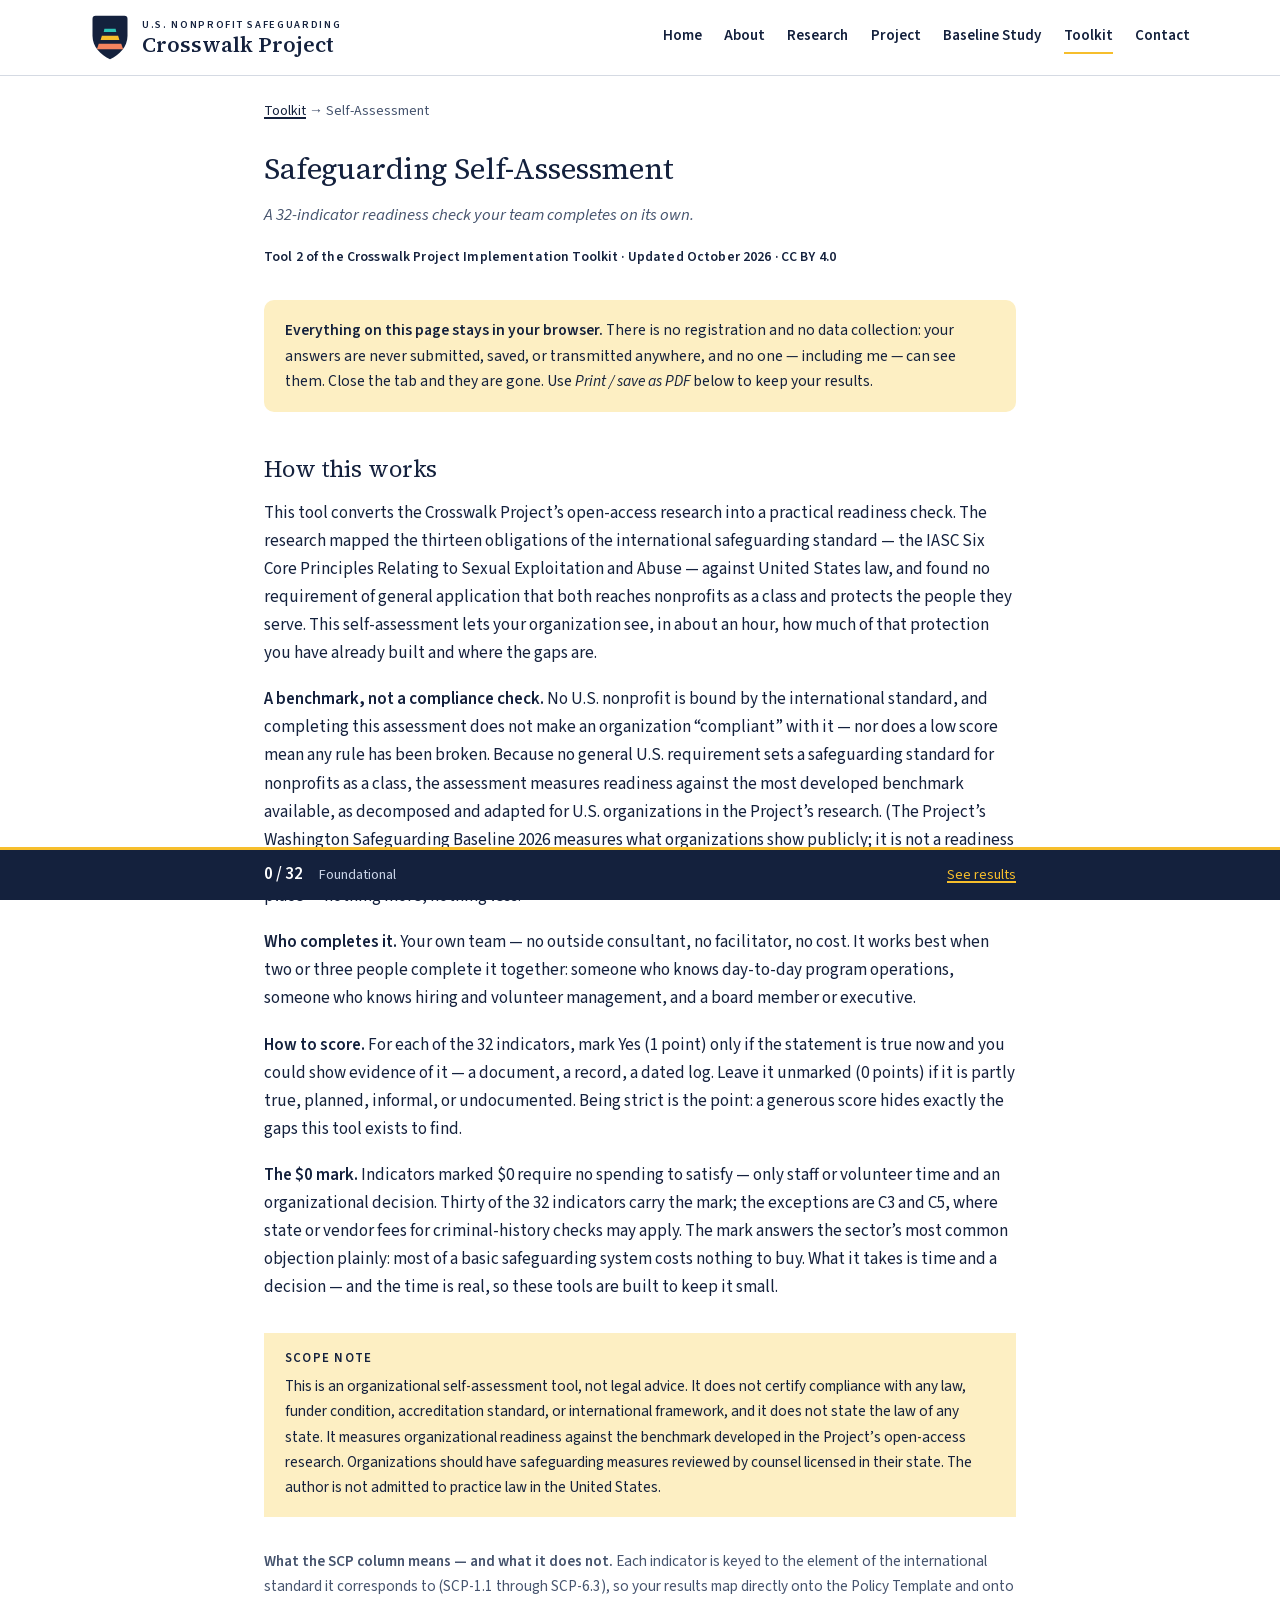
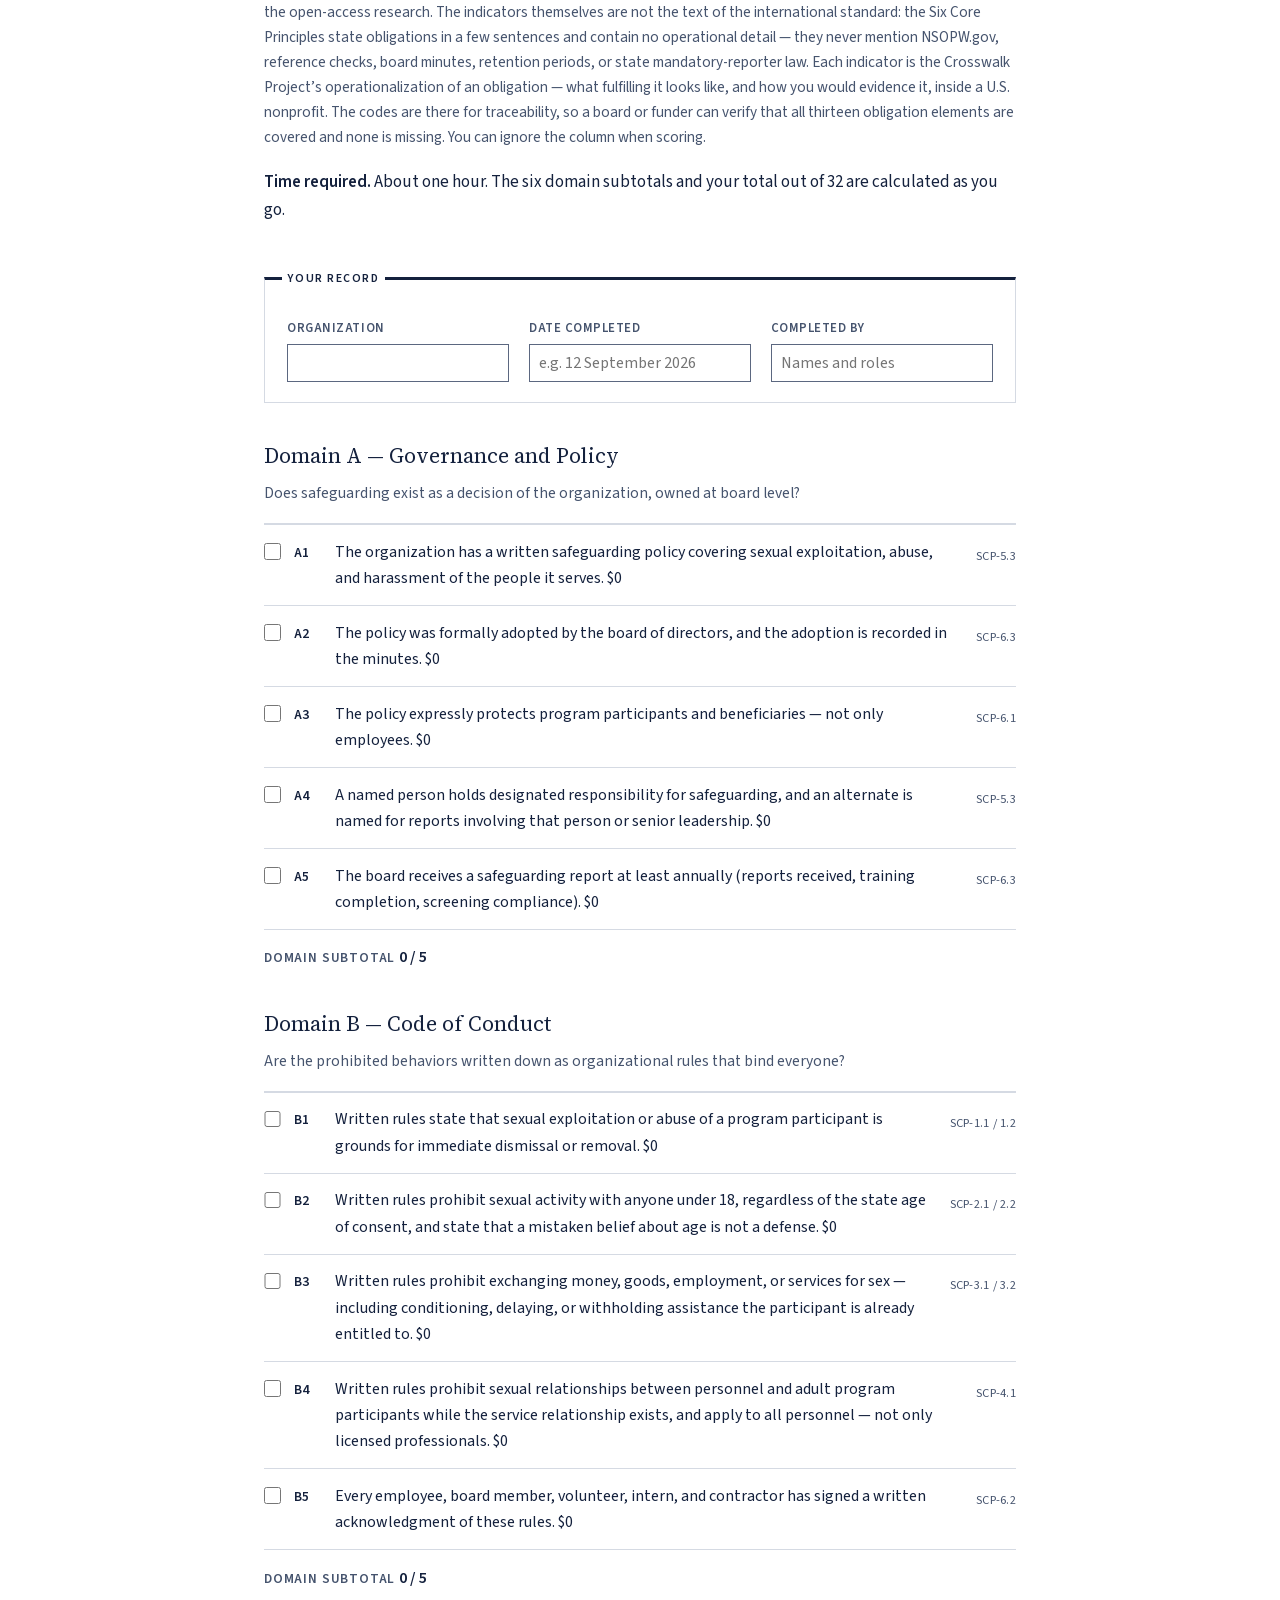
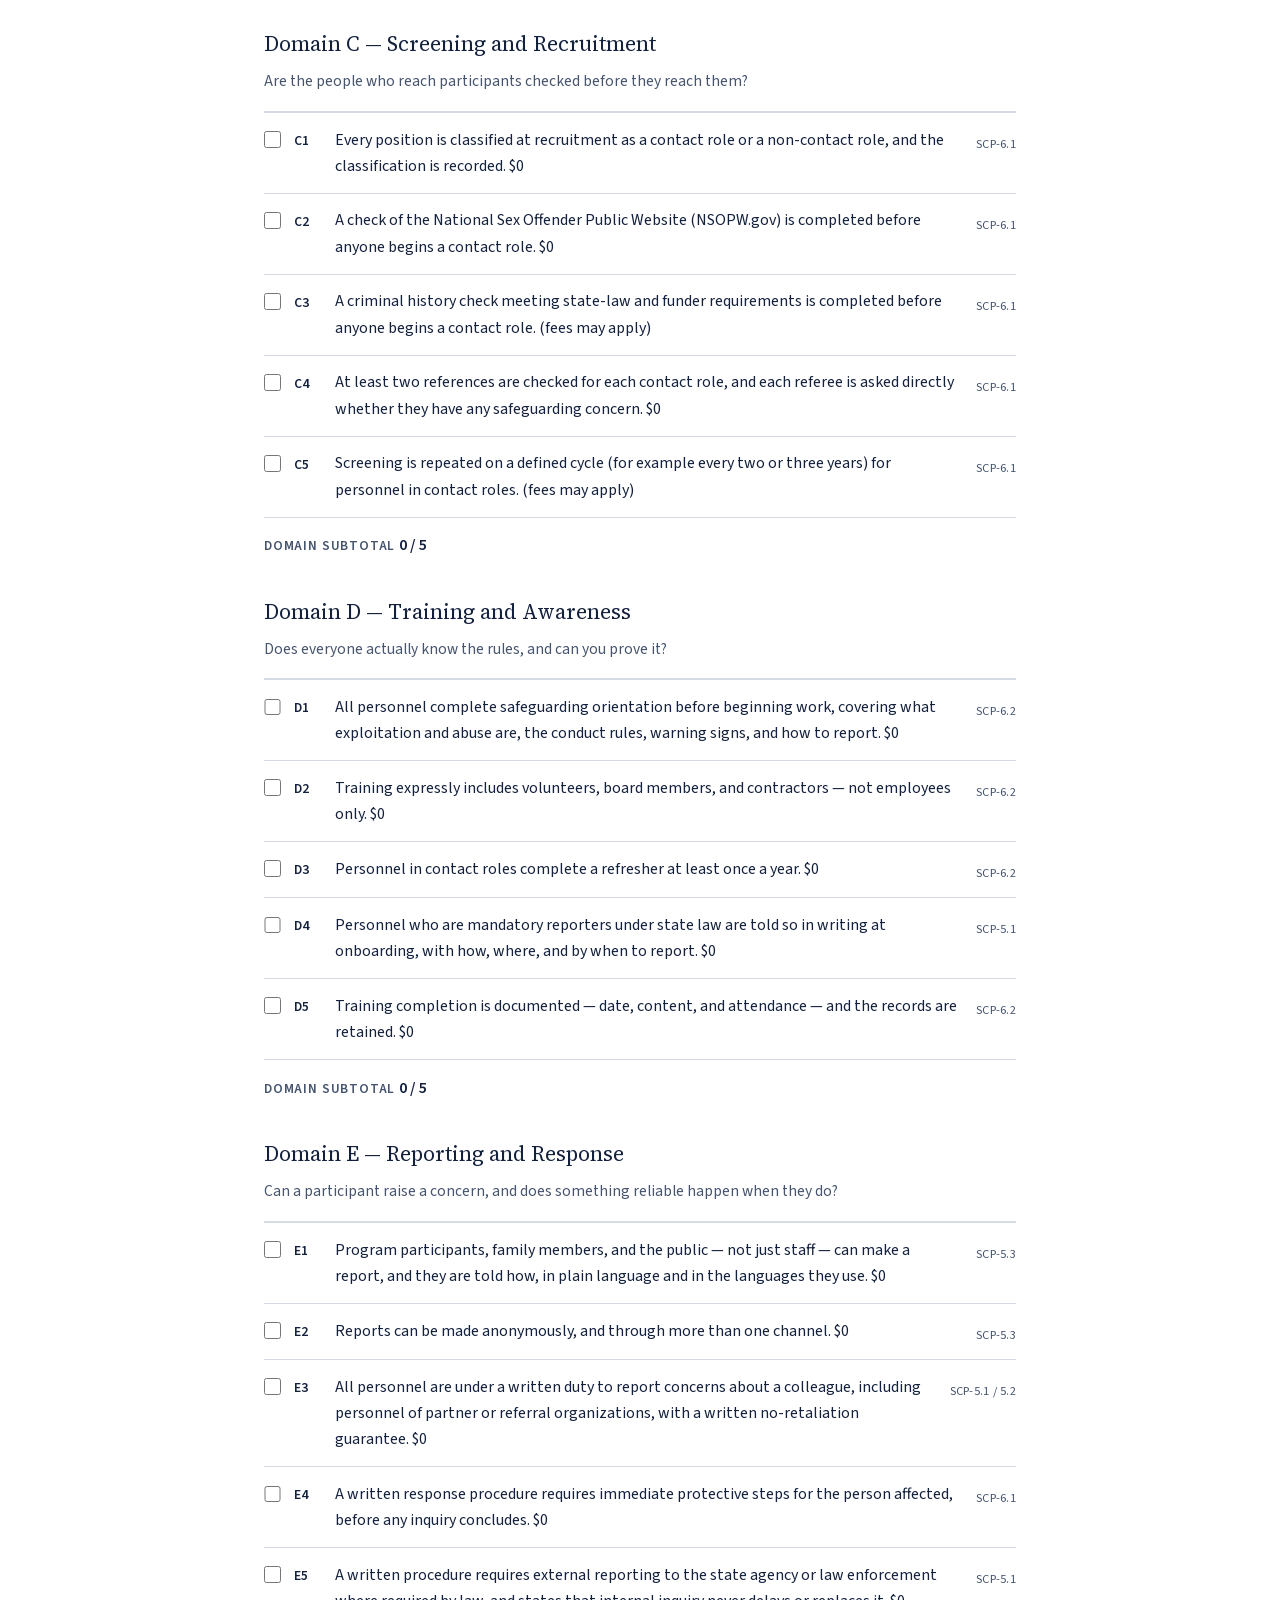
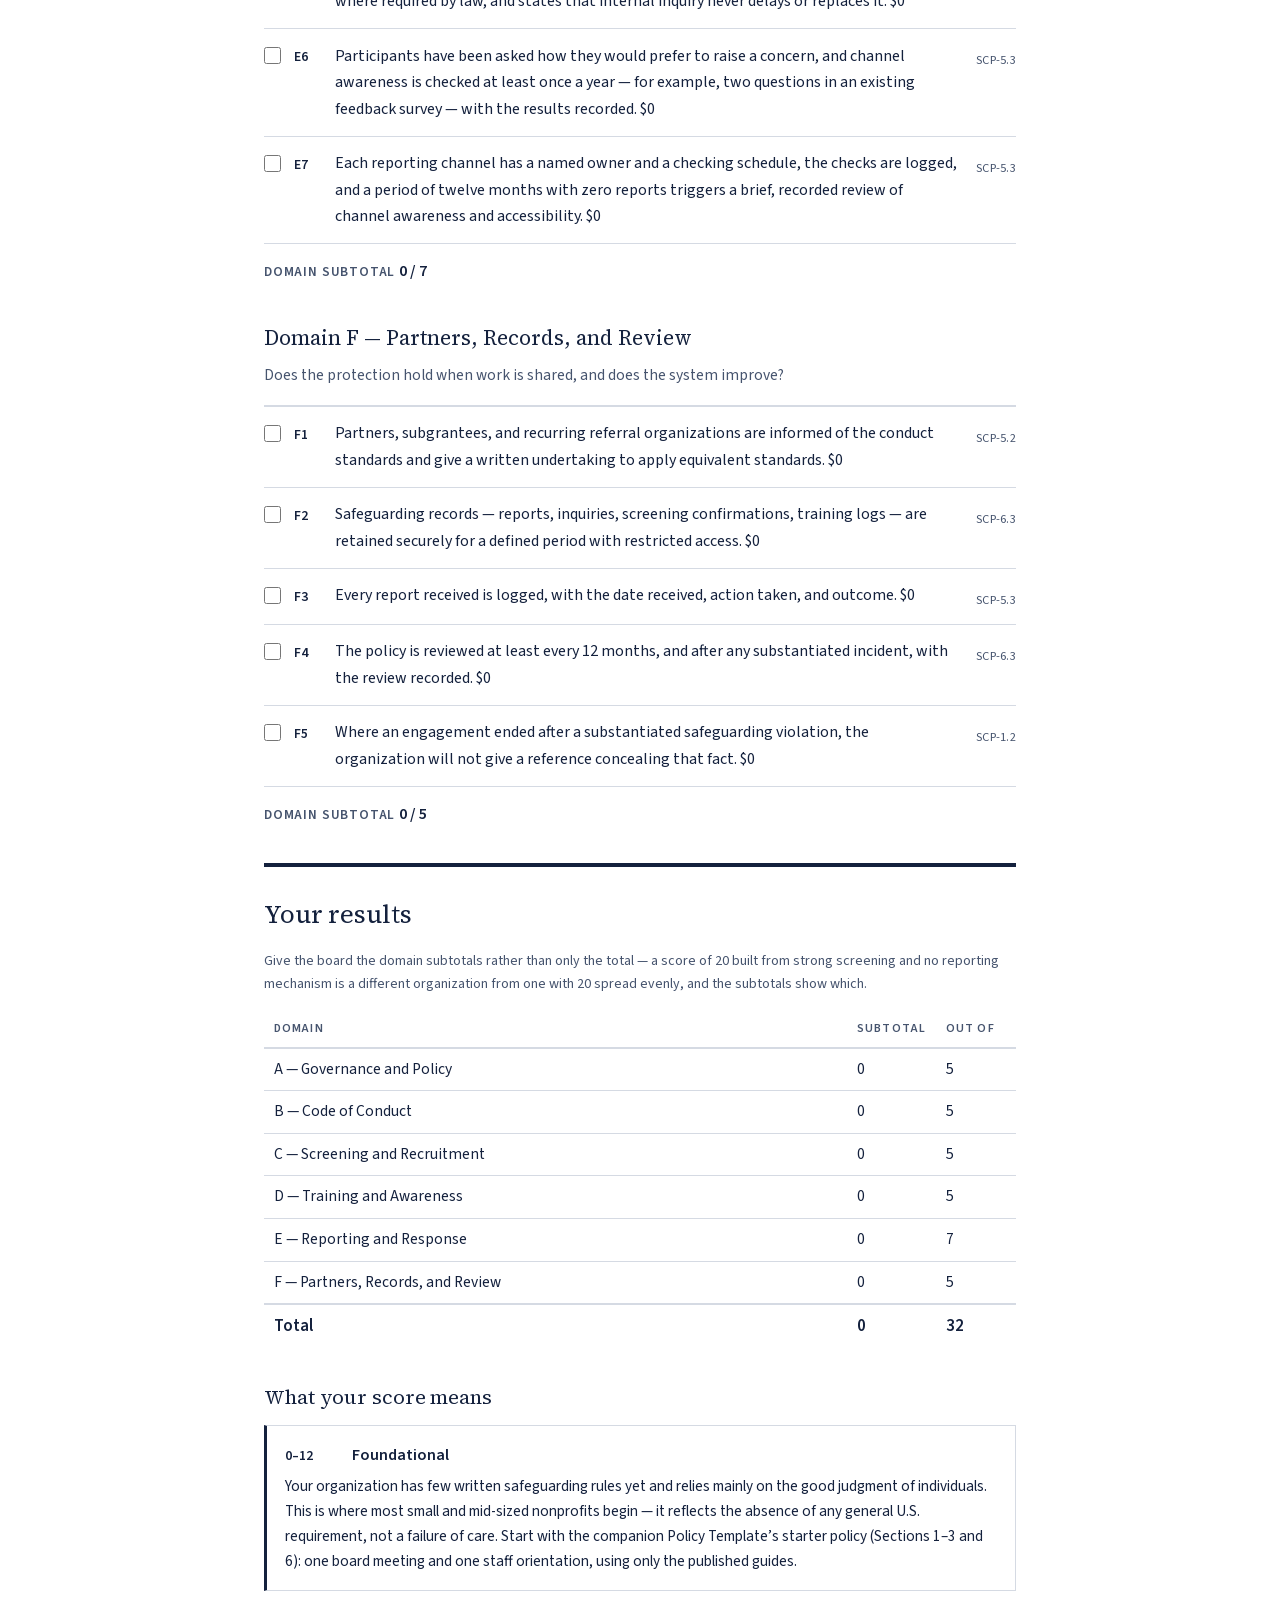
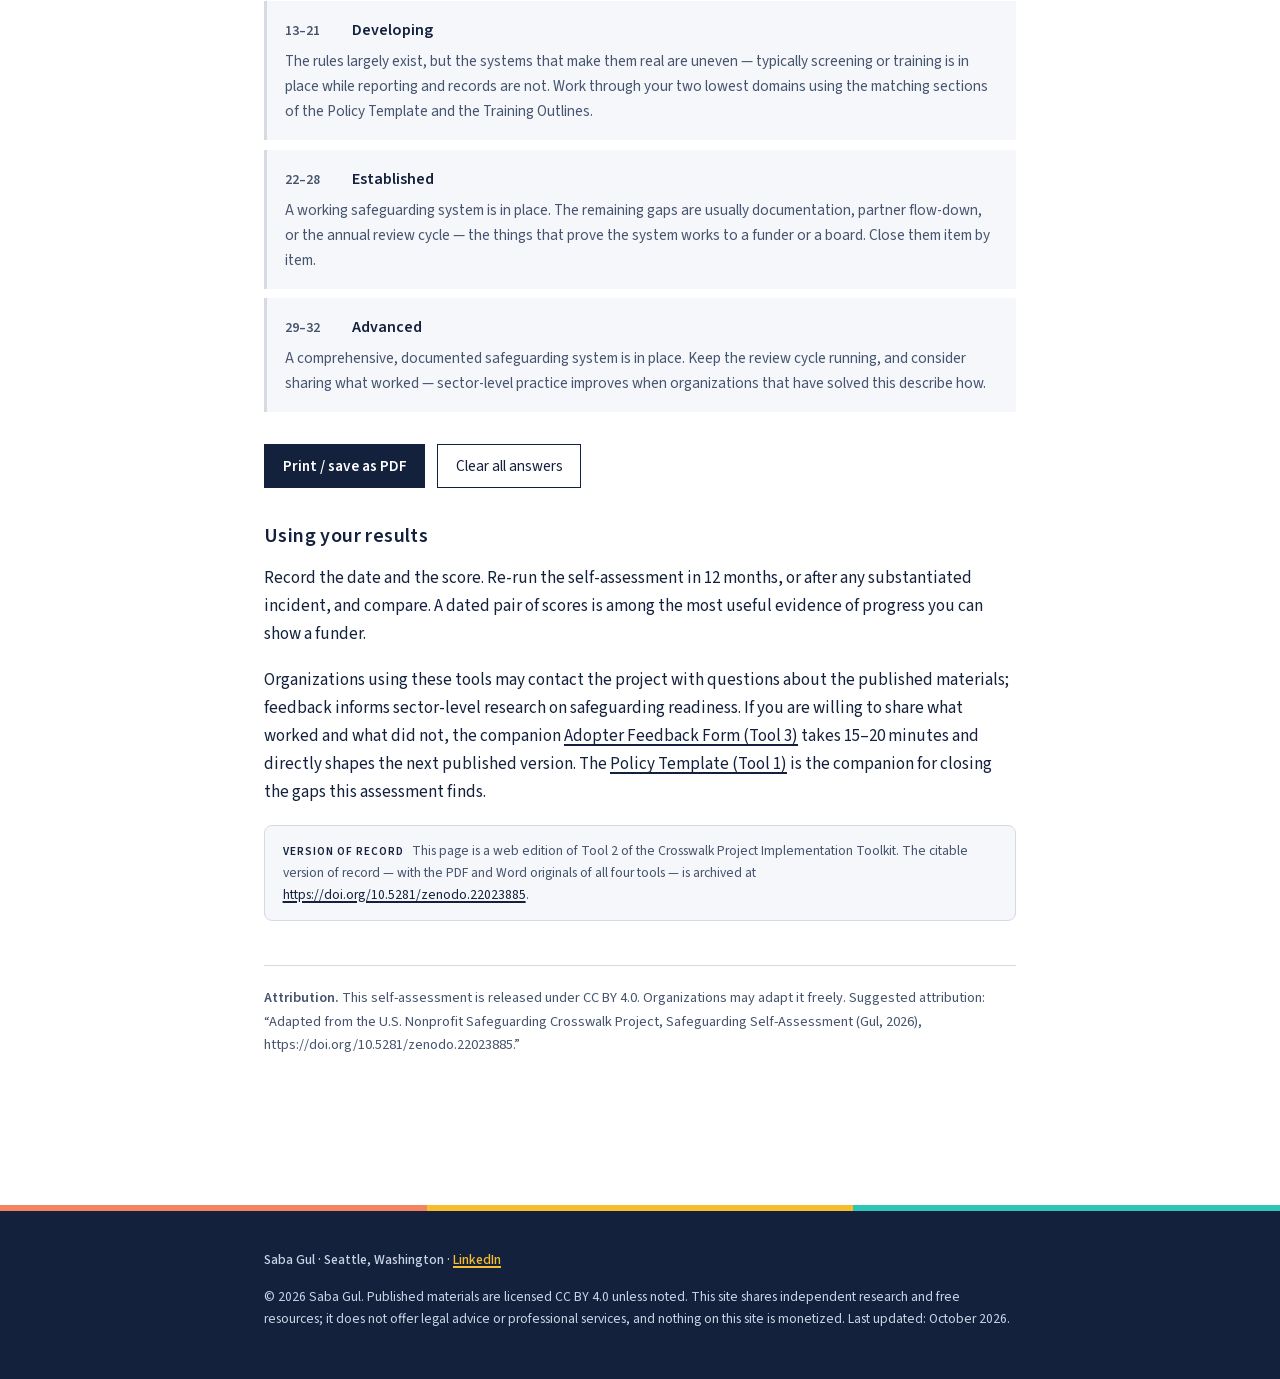
<file: self-assessment.html>
<!DOCTYPE html>
<html lang="en">
<head>
  <meta charset="utf-8">
  <meta name="viewport" content="width=device-width, initial-scale=1">
  <title>Safeguarding Self-Assessment — The U.S. Nonprofit Safeguarding Crosswalk Project</title>
  <meta name="description" content="Score the Crosswalk Project's 32-indicator safeguarding readiness self-assessment in your browser. Free, CC BY 4.0, no registration and no data collection.">
  <meta name="author" content="Saba Gul">
  <link rel="canonical" href="https://pseacrosswalk.org/self-assessment.html">
  <meta property="og:type" content="article">
  <meta property="og:site_name" content="Saba Gul">
  <meta property="og:title" content="Safeguarding Self-Assessment — 32 indicators, scored in your browser">
  <meta property="og:description" content="Score the Crosswalk Project's 32-indicator safeguarding readiness self-assessment in your browser. Free, CC BY 4.0, no registration and no data collection.">
  <meta property="og:url" content="https://pseacrosswalk.org/self-assessment.html">
  <!-- <meta property="og:image" content="https://pseacrosswalk.org/assets/img/og-image.png"> -->
  <meta name="twitter:card" content="summary">
  <link rel="icon" href="assets/favicon.svg" type="image/svg+xml">
  <link rel="stylesheet" href="assets/css/style.css">
  <!-- Google tag (gtag.js) — page views only. Never add event tracking to the
       indicators or the score on this page: the tool states that it collects
       no data. -->
  <script async src="https://www.googletagmanager.com/gtag/js?id=G-36630T5V3N"></script>
  <script>
    window.dataLayer = window.dataLayer || [];
    function gtag(){dataLayer.push(arguments);}
    gtag('js', new Date());
    gtag('config', 'G-36630T5V3N');
  </script>
</head>
<!-- .sa-page scopes the print rules that turn this page into a completed
     record; every one of them lives inside @media print in style.css. -->
<body class="sa-page theme-toolkit">
  <a class="skip-link" href="#main">Skip to content</a>

  <header class="site-header">
    <div class="site-header__inner">
      <a class="wordmark" href="index.html" aria-label="The U.S. Nonprofit Safeguarding Crosswalk Project — home">
        <img class="wordmark__mark" src="assets/img/crosswalk-emblem.svg" alt="" width="64" height="76">
        <span class="wordmark__text">
          <span class="wordmark__kicker">U.S. NONPROFIT SAFEGUARDING</span>
          <span class="wordmark__name">Crosswalk Project</span>
        </span>
      </a>
      <nav class="nav" aria-label="Primary">
        <ul>
          <li><a href="index.html">Home</a></li>
          <li><a href="about.html">About</a></li>
          <li><a href="research.html">Research</a></li>
          <li><a href="project.html">Project</a></li>
          <li><a href="baseline-2026.html">Baseline Study</a></li>
          <li><a href="toolkit.html" aria-current="page">Toolkit</a></li>
          <li><a href="contact.html">Contact</a></li>
        </ul>
      </nav>
    </div>
  </header>

  <main id="main">
    <p class="breadcrumb"><a href="toolkit.html">Toolkit</a> <span aria-hidden="true">&rarr;</span> Self-Assessment</p>

    <div class="page-head">
      <h1>Safeguarding Self-Assessment</h1>
      <p class="lede">A 32-indicator readiness check your team completes on its own.</p>
      <p class="pub__meta">Tool 2 of the Crosswalk Project Implementation Toolkit &middot; Updated October 2026 &middot; CC BY 4.0</p>
    </div>

    <div class="note">
      <p><strong>Everything on this page stays in your browser.</strong> There is no registration and no data collection: your answers are never submitted, saved, or transmitted anywhere, and no one — including me — can see them. Close the tab and they are gone. Use <em>Print / save as PDF</em> below to keep your results.</p>
    </div>

    <!--
      .sa-guide marks the paragraphs that tell a team how to run the exercise.
      They are hidden in print: on a finished record they are spent
      instructions. The scoring rule and the scope note are not marked, because
      a later reader of the record needs to know what a tick meant and what the
      score does not claim.
    -->
    <div class="prose">
      <h2>How this works</h2>

      <p class="sa-guide">This tool converts the Crosswalk Project&rsquo;s open-access research into a practical readiness check. The research mapped the thirteen obligations of the international safeguarding standard &mdash; the IASC Six Core Principles Relating to Sexual Exploitation and Abuse &mdash; against United States law, and found no requirement of general application that both reaches nonprofits as a class and protects the people they serve. This self-assessment lets your organization see, in about an hour, how much of that protection you have already built and where the gaps are.</p>

      <p class="sa-guide"><strong>A benchmark, not a compliance check.</strong> No U.S. nonprofit is bound by the international standard, and completing this assessment does not make an organization &ldquo;compliant&rdquo; with it — nor does a low score mean any rule has been broken. Because no general U.S. requirement sets a safeguarding standard for nonprofits as a class, the assessment measures readiness against the most developed benchmark available, as decomposed and adapted for U.S. organizations in the Project&rsquo;s research. (The Project&rsquo;s Washington Safeguarding Baseline 2026 measures what organizations show publicly; it is not a readiness baseline against these indicators.) The score shows how much of a complete protection system is in place — nothing more, nothing less.</p>

      <p class="sa-guide"><strong>Who completes it.</strong> Your own team — no outside consultant, no facilitator, no cost. It works best when two or three people complete it together: someone who knows day-to-day program operations, someone who knows hiring and volunteer management, and a board member or executive.</p>

      <p class="sa-scoring"><strong>How to score.</strong> For each of the 32 indicators, mark Yes (1 point) only if the statement is true now and you could show evidence of it — a document, a record, a dated log. Leave it unmarked (0 points) if it is partly true, planned, informal, or undocumented. Being strict is the point: a generous score hides exactly the gaps this tool exists to find.</p>

      <p class="sa-scoring"><strong>The $0 mark.</strong> Indicators marked $0 require no spending to satisfy &mdash; only staff or volunteer time and an organizational decision. Thirty of the 32 indicators carry the mark; the exceptions are C3 and C5, where state or vendor fees for criminal-history checks may apply. The mark answers the sector&rsquo;s most common objection plainly: most of a basic safeguarding system costs nothing to buy. What it takes is time and a decision &mdash; and the time is real, so these tools are built to keep it small.</p>

      <div class="scope">
        <h3>Scope note</h3>
        <p>This is an organizational self-assessment tool, not legal advice. It does not certify compliance with any law, funder condition, accreditation standard, or international framework, and it does not state the law of any state. It measures organizational readiness against the benchmark developed in the Project&rsquo;s open-access research. Organizations should have safeguarding measures reviewed by counsel licensed in their state. The author is not admitted to practice law in the United States.</p>
      </div>

      <p class="sa-scp-note"><strong>What the SCP column means &mdash; and what it does not.</strong> Each indicator is keyed to the element of the international standard it corresponds to (SCP-1.1 through SCP-6.3), so your results map directly onto the Policy Template and onto the open-access research. The indicators themselves are not the text of the international standard: the Six Core Principles state obligations in a few sentences and contain no operational detail &mdash; they never mention NSOPW.gov, reference checks, board minutes, retention periods, or state mandatory-reporter law. Each indicator is the Crosswalk Project&rsquo;s operationalization of an obligation &mdash; what fulfilling it looks like, and how you would evidence it, inside a U.S. nonprofit. The codes are there for traceability, so a board or funder can verify that all thirteen obligation elements are covered and none is missing. You can ignore the column when scoring.</p>

      <p class="sa-guide"><strong>Time required.</strong> About one hour. The six domain subtotals and your total out of 32 are calculated as you go.</p>
    </div>

    <noscript>
      <div class="note note--warn">
        <p>JavaScript is switched off, so the subtotals and total are not calculated automatically. You can still use this page: print it and score it by hand, or download the PDF or Word version from the record linked at the foot of the page.</p>
      </div>
    </noscript>

    <form id="sa-form" class="sa">
      <!--
        Each field carries a print-only twin. A text input shows one line and
        scrolls the rest out of sight, so a long "Completed by" printed as a
        truncated fragment; the twin holds the same value as wrapping text and
        replaces the input on paper. self-assessment.js copies the value across
        in memory as you type — nothing is stored or sent.
      -->
      <fieldset class="sa-record">
        <legend>Your record</legend>
        <div class="sa-record__grid">
          <label>Organization <input type="text" name="org" autocomplete="organization"><span class="sa-record__print" data-print-for="org" aria-hidden="true"></span></label>
          <label>Date completed <input type="text" name="date" placeholder="e.g. 12 September 2026"><span class="sa-record__print" data-print-for="date" aria-hidden="true"></span></label>
          <label>Completed by <input type="text" name="by" placeholder="Names and roles"><span class="sa-record__print" data-print-for="by" aria-hidden="true"></span></label>
        </div>
      </fieldset>

      <fieldset class="sa-domain" data-domain-block="A">
        <legend>Domain A &mdash; Governance and Policy</legend>
        <p class="sa-domain__q">Does safeguarding exist as a decision of the organization, owned at board level?</p>
        <ul class="sa-list">
          <li class="sa-item">
            <label><input type="checkbox" data-domain="A"><span class="sa-item__code">A1</span><span class="sa-item__text">The organization has a written safeguarding policy covering sexual exploitation, abuse, and harassment of the people it serves. $0</span></label>
            <span class="sa-item__scp">SCP-5.3</span>
          </li>
          <li class="sa-item">
            <label><input type="checkbox" data-domain="A"><span class="sa-item__code">A2</span><span class="sa-item__text">The policy was formally adopted by the board of directors, and the adoption is recorded in the minutes. $0</span></label>
            <span class="sa-item__scp">SCP-6.3</span>
          </li>
          <li class="sa-item">
            <label><input type="checkbox" data-domain="A"><span class="sa-item__code">A3</span><span class="sa-item__text">The policy expressly protects program participants and beneficiaries — not only employees. $0</span></label>
            <span class="sa-item__scp">SCP-6.1</span>
          </li>
          <li class="sa-item">
            <label><input type="checkbox" data-domain="A"><span class="sa-item__code">A4</span><span class="sa-item__text">A named person holds designated responsibility for safeguarding, and an alternate is named for reports involving that person or senior leadership. $0</span></label>
            <span class="sa-item__scp">SCP-5.3</span>
          </li>
          <li class="sa-item">
            <label><input type="checkbox" data-domain="A"><span class="sa-item__code">A5</span><span class="sa-item__text">The board receives a safeguarding report at least annually (reports received, training completion, screening compliance). $0</span></label>
            <span class="sa-item__scp">SCP-6.3</span>
          </li>
        </ul>
        <p class="sa-subtotal">Domain subtotal <strong><span data-subtotal="A">0</span> / 5</strong></p>
      </fieldset>

      <fieldset class="sa-domain" data-domain-block="B">
        <legend>Domain B &mdash; Code of Conduct</legend>
        <p class="sa-domain__q">Are the prohibited behaviors written down as organizational rules that bind everyone?</p>
        <ul class="sa-list">
          <li class="sa-item">
            <label><input type="checkbox" data-domain="B"><span class="sa-item__code">B1</span><span class="sa-item__text">Written rules state that sexual exploitation or abuse of a program participant is grounds for immediate dismissal or removal. $0</span></label>
            <span class="sa-item__scp">SCP-1.1 / 1.2</span>
          </li>
          <li class="sa-item">
            <label><input type="checkbox" data-domain="B"><span class="sa-item__code">B2</span><span class="sa-item__text">Written rules prohibit sexual activity with anyone under 18, regardless of the state age of consent, and state that a mistaken belief about age is not a defense. $0</span></label>
            <span class="sa-item__scp">SCP-2.1 / 2.2</span>
          </li>
          <li class="sa-item">
            <label><input type="checkbox" data-domain="B"><span class="sa-item__code">B3</span><span class="sa-item__text">Written rules prohibit exchanging money, goods, employment, or services for sex — including conditioning, delaying, or withholding assistance the participant is already entitled to. $0</span></label>
            <span class="sa-item__scp">SCP-3.1 / 3.2</span>
          </li>
          <li class="sa-item">
            <label><input type="checkbox" data-domain="B"><span class="sa-item__code">B4</span><span class="sa-item__text">Written rules prohibit sexual relationships between personnel and adult program participants while the service relationship exists, and apply to all personnel — not only licensed professionals. $0</span></label>
            <span class="sa-item__scp">SCP-4.1</span>
          </li>
          <li class="sa-item">
            <label><input type="checkbox" data-domain="B"><span class="sa-item__code">B5</span><span class="sa-item__text">Every employee, board member, volunteer, intern, and contractor has signed a written acknowledgment of these rules. $0</span></label>
            <span class="sa-item__scp">SCP-6.2</span>
          </li>
        </ul>
        <p class="sa-subtotal">Domain subtotal <strong><span data-subtotal="B">0</span> / 5</strong></p>
      </fieldset>

      <fieldset class="sa-domain" data-domain-block="C">
        <legend>Domain C &mdash; Screening and Recruitment</legend>
        <p class="sa-domain__q">Are the people who reach participants checked before they reach them?</p>
        <ul class="sa-list">
          <li class="sa-item">
            <label><input type="checkbox" data-domain="C"><span class="sa-item__code">C1</span><span class="sa-item__text">Every position is classified at recruitment as a contact role or a non-contact role, and the classification is recorded. $0</span></label>
            <span class="sa-item__scp">SCP-6.1</span>
          </li>
          <li class="sa-item">
            <label><input type="checkbox" data-domain="C"><span class="sa-item__code">C2</span><span class="sa-item__text">A check of the National Sex Offender Public Website (NSOPW.gov) is completed before anyone begins a contact role. $0</span></label>
            <span class="sa-item__scp">SCP-6.1</span>
          </li>
          <li class="sa-item">
            <label><input type="checkbox" data-domain="C"><span class="sa-item__code">C3</span><span class="sa-item__text">A criminal history check meeting state-law and funder requirements is completed before anyone begins a contact role. (fees may apply)</span></label>
            <span class="sa-item__scp">SCP-6.1</span>
          </li>
          <li class="sa-item">
            <label><input type="checkbox" data-domain="C"><span class="sa-item__code">C4</span><span class="sa-item__text">At least two references are checked for each contact role, and each referee is asked directly whether they have any safeguarding concern. $0</span></label>
            <span class="sa-item__scp">SCP-6.1</span>
          </li>
          <li class="sa-item">
            <label><input type="checkbox" data-domain="C"><span class="sa-item__code">C5</span><span class="sa-item__text">Screening is repeated on a defined cycle (for example every two or three years) for personnel in contact roles. (fees may apply)</span></label>
            <span class="sa-item__scp">SCP-6.1</span>
          </li>
        </ul>
        <p class="sa-subtotal">Domain subtotal <strong><span data-subtotal="C">0</span> / 5</strong></p>
      </fieldset>

      <fieldset class="sa-domain" data-domain-block="D">
        <legend>Domain D &mdash; Training and Awareness</legend>
        <p class="sa-domain__q">Does everyone actually know the rules, and can you prove it?</p>
        <ul class="sa-list">
          <li class="sa-item">
            <label><input type="checkbox" data-domain="D"><span class="sa-item__code">D1</span><span class="sa-item__text">All personnel complete safeguarding orientation before beginning work, covering what exploitation and abuse are, the conduct rules, warning signs, and how to report. $0</span></label>
            <span class="sa-item__scp">SCP-6.2</span>
          </li>
          <li class="sa-item">
            <label><input type="checkbox" data-domain="D"><span class="sa-item__code">D2</span><span class="sa-item__text">Training expressly includes volunteers, board members, and contractors — not employees only. $0</span></label>
            <span class="sa-item__scp">SCP-6.2</span>
          </li>
          <li class="sa-item">
            <label><input type="checkbox" data-domain="D"><span class="sa-item__code">D3</span><span class="sa-item__text">Personnel in contact roles complete a refresher at least once a year. $0</span></label>
            <span class="sa-item__scp">SCP-6.2</span>
          </li>
          <li class="sa-item">
            <label><input type="checkbox" data-domain="D"><span class="sa-item__code">D4</span><span class="sa-item__text">Personnel who are mandatory reporters under state law are told so in writing at onboarding, with how, where, and by when to report. $0</span></label>
            <span class="sa-item__scp">SCP-5.1</span>
          </li>
          <li class="sa-item">
            <label><input type="checkbox" data-domain="D"><span class="sa-item__code">D5</span><span class="sa-item__text">Training completion is documented — date, content, and attendance — and the records are retained. $0</span></label>
            <span class="sa-item__scp">SCP-6.2</span>
          </li>
        </ul>
        <p class="sa-subtotal">Domain subtotal <strong><span data-subtotal="D">0</span> / 5</strong></p>
      </fieldset>

      <fieldset class="sa-domain" data-domain-block="E">
        <legend>Domain E &mdash; Reporting and Response</legend>
        <p class="sa-domain__q">Can a participant raise a concern, and does something reliable happen when they do?</p>
        <ul class="sa-list">
          <li class="sa-item">
            <label><input type="checkbox" data-domain="E"><span class="sa-item__code">E1</span><span class="sa-item__text">Program participants, family members, and the public — not just staff — can make a report, and they are told how, in plain language and in the languages they use. $0</span></label>
            <span class="sa-item__scp">SCP-5.3</span>
          </li>
          <li class="sa-item">
            <label><input type="checkbox" data-domain="E"><span class="sa-item__code">E2</span><span class="sa-item__text">Reports can be made anonymously, and through more than one channel. $0</span></label>
            <span class="sa-item__scp">SCP-5.3</span>
          </li>
          <li class="sa-item">
            <label><input type="checkbox" data-domain="E"><span class="sa-item__code">E3</span><span class="sa-item__text">All personnel are under a written duty to report concerns about a colleague, including personnel of partner or referral organizations, with a written no-retaliation guarantee. $0</span></label>
            <span class="sa-item__scp">SCP-5.1 / 5.2</span>
          </li>
          <li class="sa-item">
            <label><input type="checkbox" data-domain="E"><span class="sa-item__code">E4</span><span class="sa-item__text">A written response procedure requires immediate protective steps for the person affected, before any inquiry concludes. $0</span></label>
            <span class="sa-item__scp">SCP-6.1</span>
          </li>
          <li class="sa-item">
            <label><input type="checkbox" data-domain="E"><span class="sa-item__code">E5</span><span class="sa-item__text">A written procedure requires external reporting to the state agency or law enforcement where required by law, and states that internal inquiry never delays or replaces it. $0</span></label>
            <span class="sa-item__scp">SCP-5.1</span>
          </li>
          <li class="sa-item">
            <label><input type="checkbox" data-domain="E"><span class="sa-item__code">E6</span><span class="sa-item__text">Participants have been asked how they would prefer to raise a concern, and channel awareness is checked at least once a year &mdash; for example, two questions in an existing feedback survey &mdash; with the results recorded. $0</span></label>
            <span class="sa-item__scp">SCP-5.3</span>
          </li>
          <li class="sa-item">
            <label><input type="checkbox" data-domain="E"><span class="sa-item__code">E7</span><span class="sa-item__text">Each reporting channel has a named owner and a checking schedule, the checks are logged, and a period of twelve months with zero reports triggers a brief, recorded review of channel awareness and accessibility. $0</span></label>
            <span class="sa-item__scp">SCP-5.3</span>
          </li>
        </ul>
        <p class="sa-subtotal">Domain subtotal <strong><span data-subtotal="E">0</span> / 7</strong></p>
      </fieldset>

      <fieldset class="sa-domain" data-domain-block="F">
        <legend>Domain F &mdash; Partners, Records, and Review</legend>
        <p class="sa-domain__q">Does the protection hold when work is shared, and does the system improve?</p>
        <ul class="sa-list">
          <li class="sa-item">
            <label><input type="checkbox" data-domain="F"><span class="sa-item__code">F1</span><span class="sa-item__text">Partners, subgrantees, and recurring referral organizations are informed of the conduct standards and give a written undertaking to apply equivalent standards. $0</span></label>
            <span class="sa-item__scp">SCP-5.2</span>
          </li>
          <li class="sa-item">
            <label><input type="checkbox" data-domain="F"><span class="sa-item__code">F2</span><span class="sa-item__text">Safeguarding records — reports, inquiries, screening confirmations, training logs — are retained securely for a defined period with restricted access. $0</span></label>
            <span class="sa-item__scp">SCP-6.3</span>
          </li>
          <li class="sa-item">
            <label><input type="checkbox" data-domain="F"><span class="sa-item__code">F3</span><span class="sa-item__text">Every report received is logged, with the date received, action taken, and outcome. $0</span></label>
            <span class="sa-item__scp">SCP-5.3</span>
          </li>
          <li class="sa-item">
            <label><input type="checkbox" data-domain="F"><span class="sa-item__code">F4</span><span class="sa-item__text">The policy is reviewed at least every 12 months, and after any substantiated incident, with the review recorded. $0</span></label>
            <span class="sa-item__scp">SCP-6.3</span>
          </li>
          <li class="sa-item">
            <label><input type="checkbox" data-domain="F"><span class="sa-item__code">F5</span><span class="sa-item__text">Where an engagement ended after a substantiated safeguarding violation, the organization will not give a reference concealing that fact. $0</span></label>
            <span class="sa-item__scp">SCP-1.2</span>
          </li>
        </ul>
        <p class="sa-subtotal">Domain subtotal <strong><span data-subtotal="F">0</span> / 5</strong></p>
      </fieldset>
    </form>

    <section class="sa-results" aria-labelledby="results-heading">
      <h2 id="results-heading">Your results</h2>

      <table class="sa-table">
        <caption class="sa-table__caption">Give the board the domain subtotals rather than only the total — a score of 20 built from strong screening and no reporting mechanism is a different organization from one with 20 spread evenly, and the subtotals show which.</caption>
        <thead>
          <tr><th scope="col">Domain</th><th scope="col">Subtotal</th><th scope="col">Out of</th></tr>
        </thead>
        <tbody>
          <tr><th scope="row">A — Governance and Policy</th><td><span data-subtotal="A">0</span></td><td>5</td></tr>
          <tr><th scope="row">B — Code of Conduct</th><td><span data-subtotal="B">0</span></td><td>5</td></tr>
          <tr><th scope="row">C — Screening and Recruitment</th><td><span data-subtotal="C">0</span></td><td>5</td></tr>
          <tr><th scope="row">D — Training and Awareness</th><td><span data-subtotal="D">0</span></td><td>5</td></tr>
          <tr><th scope="row">E — Reporting and Response</th><td><span data-subtotal="E">0</span></td><td>7</td></tr>
          <tr><th scope="row">F — Partners, Records, and Review</th><td><span data-subtotal="F">0</span></td><td>5</td></tr>
        </tbody>
        <tfoot>
          <tr><th scope="row">Total</th><td><span data-total>0</span></td><td>32</td></tr>
        </tfoot>
      </table>

      <h3>What your score means</h3>
      <ul class="sa-bands" data-bands>
        <li class="sa-band" data-band="0-12">
          <p class="sa-band__head"><span class="sa-band__score">0&ndash;12</span> <strong>Foundational</strong></p>
          <p>Your organization has few written safeguarding rules yet and relies mainly on the good judgment of individuals. This is where most small and mid-sized nonprofits begin — it reflects the absence of any general U.S. requirement, not a failure of care. Start with the companion Policy Template&rsquo;s starter policy (Sections 1&ndash;3 and 6): one board meeting and one staff orientation, using only the published guides.</p>
        </li>
        <li class="sa-band" data-band="13-21">
          <p class="sa-band__head"><span class="sa-band__score">13&ndash;21</span> <strong>Developing</strong></p>
          <p>The rules largely exist, but the systems that make them real are uneven — typically screening or training is in place while reporting and records are not. Work through your two lowest domains using the matching sections of the Policy Template and the Training Outlines.</p>
        </li>
        <li class="sa-band" data-band="22-28">
          <p class="sa-band__head"><span class="sa-band__score">22&ndash;28</span> <strong>Established</strong></p>
          <p>A working safeguarding system is in place. The remaining gaps are usually documentation, partner flow-down, or the annual review cycle — the things that prove the system works to a funder or a board. Close them item by item.</p>
        </li>
        <li class="sa-band" data-band="29-32">
          <p class="sa-band__head"><span class="sa-band__score">29&ndash;32</span> <strong>Advanced</strong></p>
          <p>A comprehensive, documented safeguarding system is in place. Keep the review cycle running, and consider sharing what worked — sector-level practice improves when organizations that have solved this describe how.</p>
        </li>
      </ul>

      <div class="sa-actions">
        <button type="button" id="sa-print" class="btn">Print / save as PDF</button>
        <button type="button" id="sa-reset" class="btn btn--quiet">Clear all answers</button>
      </div>

      <div class="prose">
        <h3>Using your results</h3>
        <p>Record the date and the score. Re-run the self-assessment in 12 months, or after any substantiated incident, and compare. A dated pair of scores is among the most useful evidence of progress you can show a funder.</p>
        <p>Organizations using these tools may contact the project with questions about the published materials; feedback informs sector-level research on safeguarding readiness. If you are willing to share what worked and what did not, the companion <a href="toolkit.html#tool-3">Adopter Feedback Form (Tool 3)</a> takes 15&ndash;20 minutes and directly shapes the next published version. The <a href="toolkit.html#tool-1">Policy Template (Tool 1)</a> is the companion for closing the gaps this assessment finds.</p>

        <div class="cite">
          <strong>Version of record</strong>
          This page is a web edition of Tool 2 of the Crosswalk Project Implementation Toolkit. The citable version of record — with the PDF and Word originals of all four tools — is archived at <a href="https://doi.org/10.5281/zenodo.22023885" target="_blank" rel="noopener noreferrer">https://doi.org/10.5281/zenodo.22023885</a>.
        </div>

        <p class="disclaimer"><strong>Attribution.</strong> This self-assessment is released under CC BY 4.0. Organizations may adapt it freely. Suggested attribution: &ldquo;Adapted from the U.S. Nonprofit Safeguarding Crosswalk Project, Safeguarding Self-Assessment (Gul, 2026), https://doi.org/10.5281/zenodo.22023885.&rdquo;</p>
      </div>
    </section>
  </main>

  <div class="sa-bar" id="sa-bar" hidden>
    <div class="sa-bar__inner">
      <span class="sa-bar__score" aria-hidden="true"><span data-total>0</span> / 32</span>
      <span class="sa-bar__band" data-band-label>Foundational</span>
      <a class="sa-bar__link" href="#results-heading">See results</a>
    </div>
  </div>

  <footer class="site-footer">
    <div class="site-footer__inner">
      <p class="site-footer__meta">
        Saba Gul &middot; Seattle, Washington &middot;
        <a href="https://www.linkedin.com/in/saba-gul-271b68141/" target="_blank" rel="noopener noreferrer">LinkedIn</a>
      </p>
      <p class="site-footer__legal">&copy; 2026 Saba Gul. Published materials are licensed CC BY 4.0 unless noted. This site shares independent research and free resources; it does not offer legal advice or professional services, and nothing on this site is monetized. Last updated: October 2026.</p>
    </div>
  </footer>

  <script src="assets/js/self-assessment.js"></script>
</body>
</html>
</file>
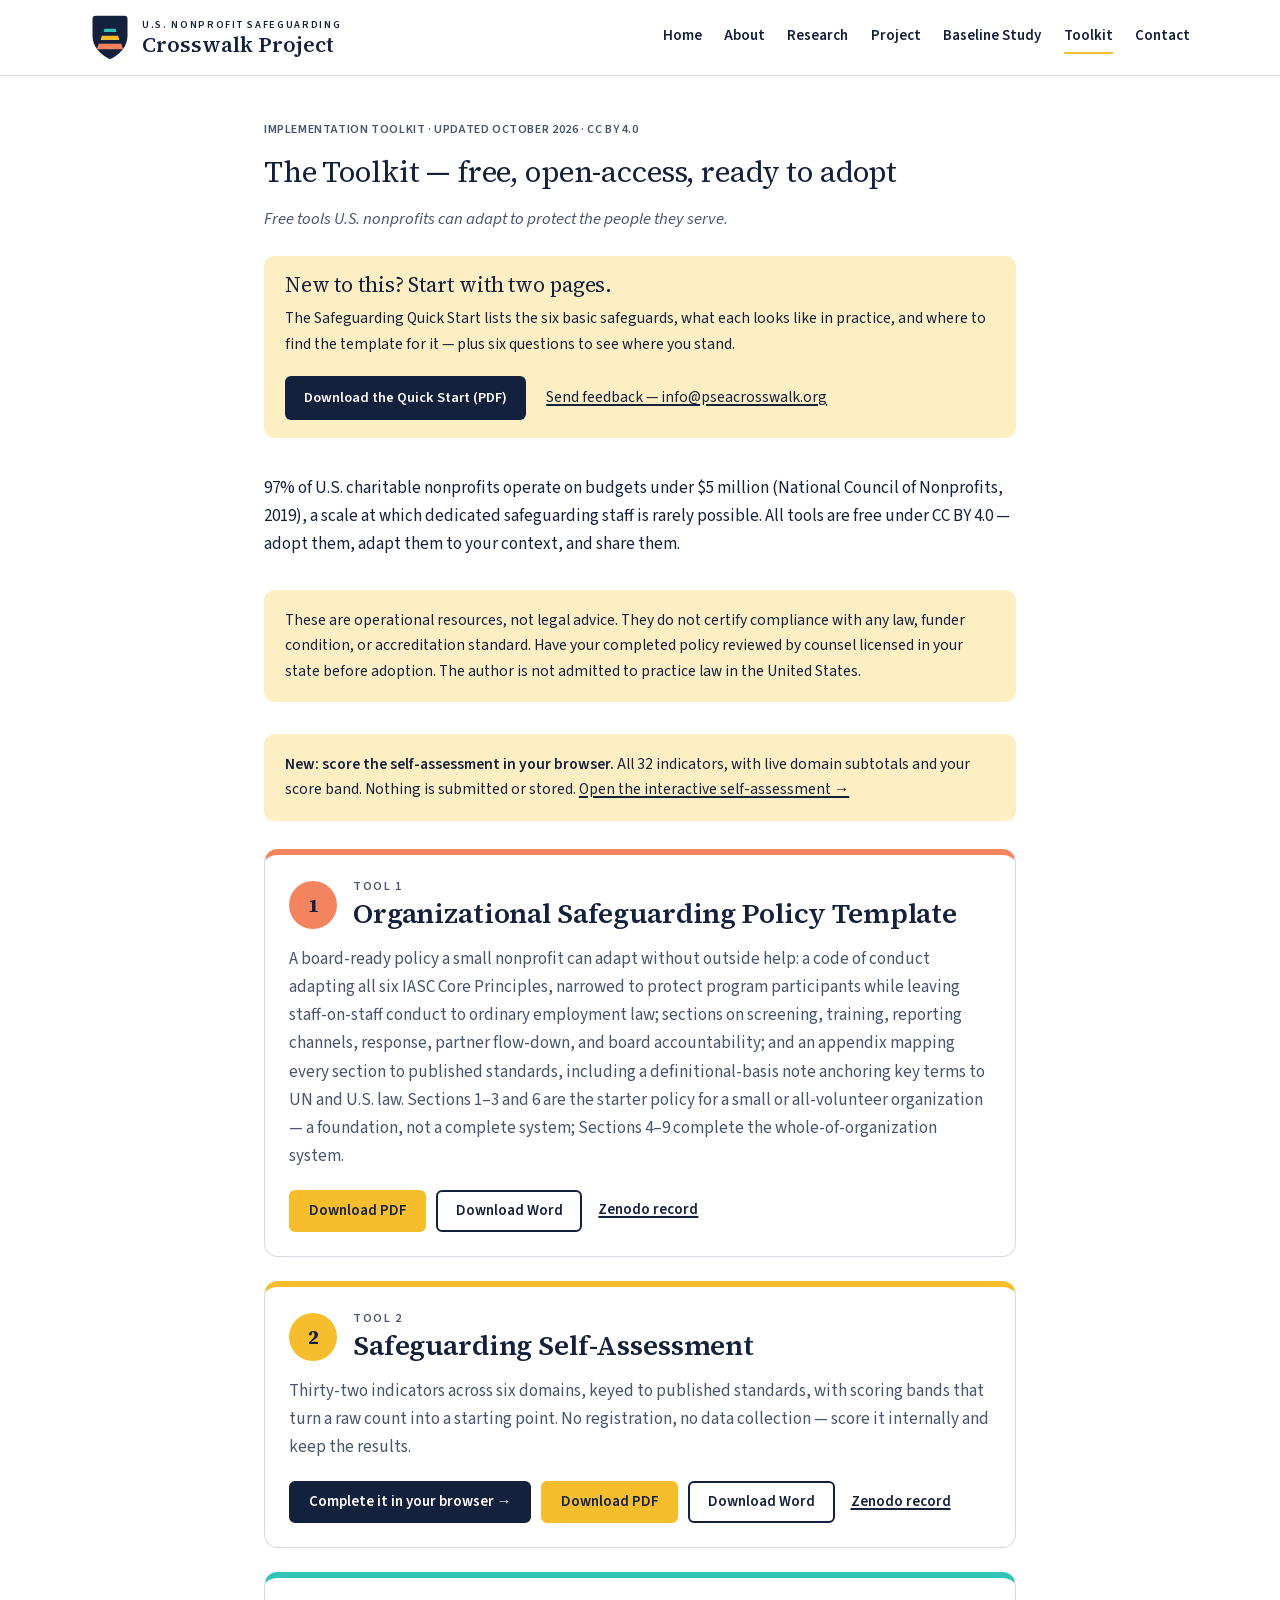
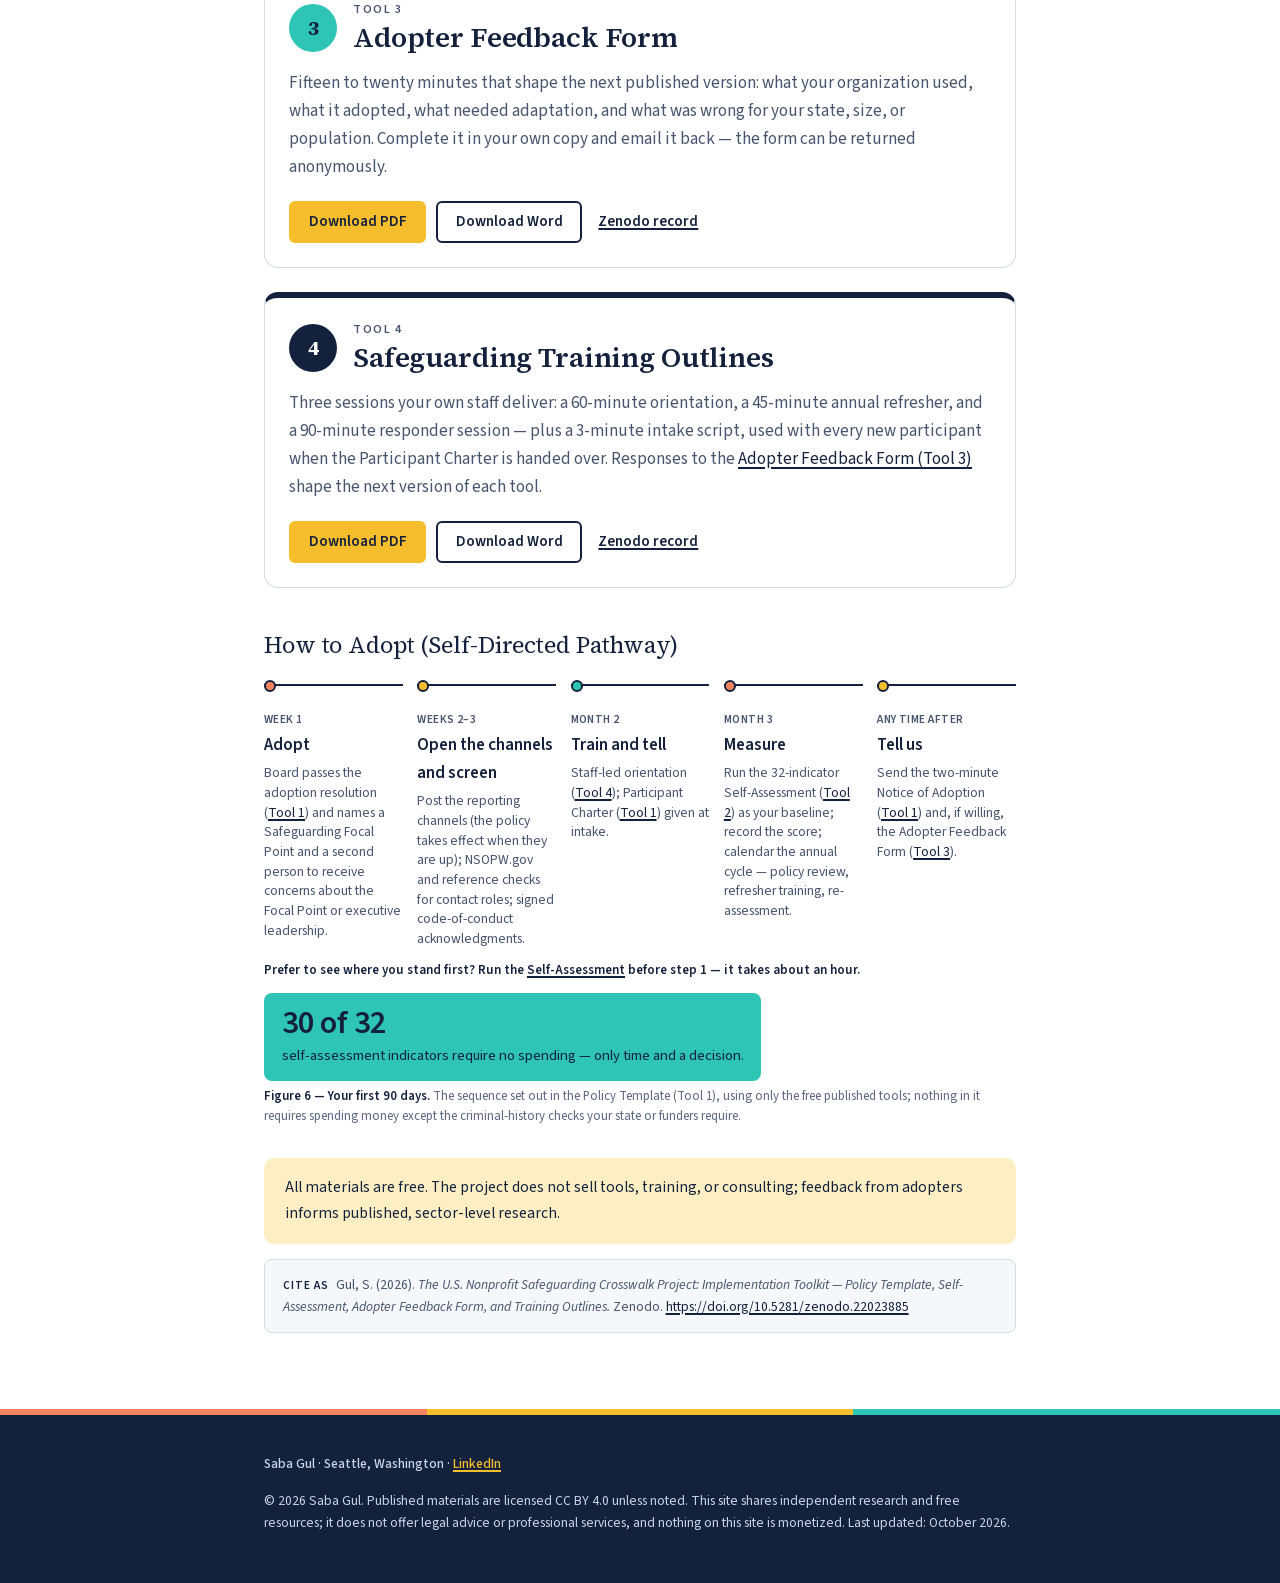
<file: toolkit.html>
<!DOCTYPE html>
<html lang="en">
<head>
  <meta charset="utf-8">
  <meta name="viewport" content="width=device-width, initial-scale=1">
  <title>Toolkit — The U.S. Nonprofit Safeguarding Crosswalk Project</title>
  <meta name="description" content="A board-ready safeguarding policy template, a 32-indicator readiness self-assessment, an adopter feedback form, and training outlines for small nonprofits. Free under CC BY 4.0.">
  <meta name="author" content="Saba Gul">
  <link rel="canonical" href="https://pseacrosswalk.org/toolkit.html">
  <meta property="og:type" content="article">
  <meta property="og:site_name" content="Saba Gul">
  <meta property="og:title" content="The Toolkit — free, open-access, ready to adopt">
  <meta property="og:description" content="A board-ready safeguarding policy template, a 32-indicator readiness self-assessment, an adopter feedback form, and training outlines for small nonprofits. Free under CC BY 4.0.">
  <meta property="og:url" content="https://pseacrosswalk.org/toolkit.html">
  <!-- <meta property="og:image" content="https://pseacrosswalk.org/assets/img/og-image.png"> -->
  <meta name="twitter:card" content="summary">
  <link rel="icon" href="assets/favicon.svg" type="image/svg+xml">
  <link rel="stylesheet" href="assets/css/style.css">
  <!-- Google tag (gtag.js) -->
  <script async src="https://www.googletagmanager.com/gtag/js?id=G-36630T5V3N"></script>
  <script>
    window.dataLayer = window.dataLayer || [];
    function gtag(){dataLayer.push(arguments);}
    gtag('js', new Date());
    gtag('config', 'G-36630T5V3N');
  </script>
</head>
<body class="theme-toolkit">
  <a class="skip-link" href="#main">Skip to content</a>

  <header class="site-header">
    <div class="site-header__inner">
      <a class="wordmark" href="index.html" aria-label="The U.S. Nonprofit Safeguarding Crosswalk Project — home">
        <img class="wordmark__mark" src="assets/img/crosswalk-emblem.svg" alt="" width="64" height="76">
        <span class="wordmark__text">
          <span class="wordmark__kicker">U.S. NONPROFIT SAFEGUARDING</span>
          <span class="wordmark__name">Crosswalk Project</span>
        </span>
      </a>
      <nav class="nav" aria-label="Primary">
        <ul>
          <li><a href="index.html">Home</a></li>
          <li><a href="about.html">About</a></li>
          <li><a href="research.html">Research</a></li>
          <li><a href="project.html">Project</a></li>
          <li><a href="baseline-2026.html">Baseline Study</a></li>
          <li><a href="toolkit.html" aria-current="page">Toolkit</a></li>
          <li><a href="contact.html">Contact</a></li>
        </ul>
      </nav>
    </div>
  </header>

  <main id="main" class="has-toc">
    <div class="page-head">
      <span class="hero__kicker">Implementation Toolkit &middot; Updated October 2026 &middot; CC BY 4.0</span>
      <h1>The Toolkit &mdash; free, open-access, ready to adopt</h1>
      <p class="lede">Free tools U.S. nonprofits can adapt to protect the people they serve.</p>
    </div>

    <section class="note quick-start" id="quick-start" aria-labelledby="quick-start-h">
      <h2 id="quick-start-h">New to this? Start with two pages.</h2>
      <p>The Safeguarding Quick Start lists the six basic safeguards, what each looks like in practice, and where to find the template for it — plus six questions to see where you stand.</p>
      <p class="quick-start__actions"><a class="hero__btn hero__btn--primary" href="assets/docs/Safeguarding-Quick-Start.pdf" target="_blank" rel="noopener noreferrer">Download the Quick Start (PDF)</a> <a href="mailto:info@pseacrosswalk.org">Send feedback — info@pseacrosswalk.org</a></p>
    </section>

    <div class="prose">
      <p>97% of U.S. charitable nonprofits operate on budgets under $5 million (National Council of Nonprofits, 2019), a scale at which dedicated safeguarding staff is rarely possible. All tools are free under CC BY 4.0 — adopt them, adapt them to your context, and share them.</p>

      <div class="note">
        <p>These are operational resources, not legal advice. They do not certify compliance with any law, funder condition, or accreditation standard. Have your completed policy reviewed by counsel licensed in your state before adoption. The author is not admitted to practice law in the United States.</p>
      </div>

      <div class="note">
        <p><strong>New: score the self-assessment in your browser.</strong> All 32 indicators, with live domain subtotals and your score band. Nothing is submitted or stored. <a href="self-assessment.html" target="_blank" rel="noopener noreferrer">Open the interactive self-assessment &rarr;</a></p>
      </div>
    </div>

    <section class="tool tool--1" id="tool-1" aria-labelledby="tool-1-h">
      <div class="tool__head">
        <div class="tool__num" aria-hidden="true">1</div>
        <div class="tool__titles">
          <p class="tool__label">Tool 1</p>
          <h2 id="tool-1-h">Organizational Safeguarding Policy Template</h2>
        </div>
      </div>
      <p class="tool__desc">A board-ready policy a small nonprofit can adapt without outside help: a code of conduct adapting all six IASC Core Principles, narrowed to protect program participants while leaving staff-on-staff conduct to ordinary employment law; sections on screening, training, reporting channels, response, partner flow-down, and board accountability; and an appendix mapping every section to published standards, including a definitional-basis note anchoring key terms to UN and U.S. law. Sections 1&ndash;3 and 6 are the starter policy for a small or all-volunteer organization &mdash; a foundation, not a complete system; Sections 4&ndash;9 complete the whole-of-organization system.</p>
      <p class="tool__actions"><a class="tool__btn tool__btn--pdf" href="assets/docs/Tool-1_Safeguarding-Policy-Template.pdf" target="_blank" rel="noopener noreferrer">Download PDF</a> <a class="tool__btn tool__btn--word" href="assets/docs/Tool-1_Safeguarding-Policy-Template.docx" target="_blank" rel="noopener noreferrer">Download Word</a> <a class="tool__record" href="https://doi.org/10.5281/zenodo.22023885" target="_blank" rel="noopener noreferrer">Zenodo record</a></p>
    </section>

    <section class="tool tool--2" id="tool-2" aria-labelledby="tool-2-h">
      <div class="tool__head">
        <div class="tool__num" aria-hidden="true">2</div>
        <div class="tool__titles">
          <p class="tool__label">Tool 2</p>
          <h2 id="tool-2-h">Safeguarding Self-Assessment</h2>
        </div>
      </div>
      <p class="tool__desc">Thirty-two indicators across six domains, keyed to published standards, with scoring bands that turn a raw count into a starting point. No registration, no data collection — score it internally and keep the results.</p>
      <p class="tool__actions"><a class="tool__btn tool__btn--web" href="self-assessment.html" target="_blank" rel="noopener noreferrer">Complete it in your browser &rarr;</a> <a class="tool__btn tool__btn--pdf" href="assets/docs/Tool-2_Safeguarding-Self-Assessment.pdf" target="_blank" rel="noopener noreferrer">Download PDF</a> <a class="tool__btn tool__btn--word" href="assets/docs/Tool-2_Safeguarding-Self-Assessment.docx" target="_blank" rel="noopener noreferrer">Download Word</a> <a class="tool__record" href="https://doi.org/10.5281/zenodo.22023885" target="_blank" rel="noopener noreferrer">Zenodo record</a></p>
    </section>

    <section class="tool tool--3" id="tool-3" aria-labelledby="tool-3-h">
      <div class="tool__head">
        <div class="tool__num" aria-hidden="true">3</div>
        <div class="tool__titles">
          <p class="tool__label">Tool 3</p>
          <h2 id="tool-3-h">Adopter Feedback Form</h2>
        </div>
      </div>
      <p class="tool__desc">Fifteen to twenty minutes that shape the next published version: what your organization used, what it adopted, what needed adaptation, and what was wrong for your state, size, or population. Complete it in your own copy and email it back — the form can be returned anonymously.</p>
      <p class="tool__actions"><a class="tool__btn tool__btn--pdf" href="assets/docs/Tool-3_Adopter-Feedback-Form.pdf" target="_blank" rel="noopener noreferrer">Download PDF</a> <a class="tool__btn tool__btn--word" href="assets/docs/Tool-3_Adopter-Feedback-Form.docx" target="_blank" rel="noopener noreferrer">Download Word</a> <a class="tool__record" href="https://doi.org/10.5281/zenodo.22023885" target="_blank" rel="noopener noreferrer">Zenodo record</a></p>
    </section>

    <section class="tool tool--4" id="tool-4" aria-labelledby="tool-4-h">
      <div class="tool__head">
        <div class="tool__num" aria-hidden="true">4</div>
        <div class="tool__titles">
          <p class="tool__label">Tool 4</p>
          <h2 id="tool-4-h">Safeguarding Training Outlines</h2>
        </div>
      </div>
      <p class="tool__desc">Three sessions your own staff deliver: a 60-minute orientation, a 45-minute annual refresher, and a 90-minute responder session &mdash; plus a 3-minute intake script, used with every new participant when the Participant Charter is handed over. Responses to the <a href="#tool-3">Adopter Feedback Form (Tool 3)</a> shape the next version of each tool.</p>
      <p class="tool__actions"><a class="tool__btn tool__btn--pdf" href="assets/docs/Tool-4_Safeguarding-Training-Outlines.pdf" target="_blank" rel="noopener noreferrer">Download PDF</a> <a class="tool__btn tool__btn--word" href="assets/docs/Tool-4_Safeguarding-Training-Outlines.docx" target="_blank" rel="noopener noreferrer">Download Word</a> <a class="tool__record" href="https://doi.org/10.5281/zenodo.22023885" target="_blank" rel="noopener noreferrer">Zenodo record</a></p>
    </section>

    <div class="prose">
      <h2 id="how-to-adopt">How to Adopt (Self-Directed Pathway)</h2>
      <figure class="fig6">
        <ol class="fig6-timeline">
          <li class="fig6-step">
            <span class="fig6-step__node" aria-hidden="true"></span>
            <span class="fig6-step__when">Week 1</span>
            <span class="fig6-step__label">Adopt</span>
            <p class="fig6-step__desc">Board passes the adoption resolution (<a href="#tool-1">Tool 1</a>) and names a Safeguarding Focal Point and a second person to receive concerns about the Focal Point or executive leadership.</p>
          </li>
          <li class="fig6-step">
            <span class="fig6-step__node" aria-hidden="true"></span>
            <span class="fig6-step__when">Weeks 2&ndash;3</span>
            <span class="fig6-step__label">Open the channels and screen</span>
            <p class="fig6-step__desc">Post the reporting channels (the policy takes effect when they are up); NSOPW.gov and reference checks for contact roles; signed code-of-conduct acknowledgments.</p>
          </li>
          <li class="fig6-step">
            <span class="fig6-step__node" aria-hidden="true"></span>
            <span class="fig6-step__when">Month 2</span>
            <span class="fig6-step__label">Train and tell</span>
            <p class="fig6-step__desc">Staff-led orientation (<a href="#tool-4">Tool 4</a>); Participant Charter (<a href="#tool-1">Tool 1</a>) given at intake.</p>
          </li>
          <li class="fig6-step">
            <span class="fig6-step__node" aria-hidden="true"></span>
            <span class="fig6-step__when">Month 3</span>
            <span class="fig6-step__label">Measure</span>
            <p class="fig6-step__desc">Run the 32-indicator Self-Assessment (<a href="#tool-2">Tool 2</a>) as your baseline; record the score; calendar the annual cycle &mdash; policy review, refresher training, re-assessment.</p>
          </li>
          <li class="fig6-step">
            <span class="fig6-step__node" aria-hidden="true"></span>
            <span class="fig6-step__when">Any time after</span>
            <span class="fig6-step__label">Tell us</span>
            <p class="fig6-step__desc">Send the two-minute Notice of Adoption (<a href="#tool-1">Tool 1</a>) and, if willing, the Adopter Feedback Form (<a href="#tool-3">Tool 3</a>).</p>
          </li>
        </ol>
        <p class="fig__stat">Prefer to see where you stand first? Run the <a href="self-assessment.html" target="_blank" rel="noopener noreferrer">Self-Assessment</a> before step 1 &mdash; it takes about an hour.</p>
        <div class="fig6-stat-tile">
          <span class="stat-card__num">30 of 32</span>
          <p class="stat-card__cap">self-assessment indicators require no spending &mdash; only time and a decision.</p>
        </div>
        <figcaption class="fig__caption"><strong>Figure 6 &mdash; Your first 90 days.</strong> The sequence set out in the Policy Template (Tool 1), using only the free published tools; nothing in it requires spending money except the criminal-history checks your state or funders require.</figcaption>
      </figure>
    </div>

    <div class="prose">
      <div class="note">
        <p>All materials are free. The project does not sell tools, training, or consulting; feedback from adopters informs published, sector-level research.</p>
      </div>

      <div class="cite">
        <strong>Cite as</strong>
        Gul, S. (2026). <em>The U.S. Nonprofit Safeguarding Crosswalk Project: Implementation Toolkit — Policy Template, Self-Assessment, Adopter Feedback Form, and Training Outlines.</em> Zenodo. <a href="https://doi.org/10.5281/zenodo.22023885" target="_blank" rel="noopener noreferrer">https://doi.org/10.5281/zenodo.22023885</a>
      </div>
    </div>

    <nav class="toc" aria-label="On this page">
      <p class="toc__label">On this page</p>
      <ul>
        <li><a href="#quick-start">Quick Start</a></li>
        <li><a href="#tool-1">1. Policy Template</a></li>
        <li><a href="#tool-2">2. Self-Assessment</a></li>
        <li><a href="#tool-3">3. Feedback Form</a></li>
        <li><a href="#tool-4">4. Training Outlines</a></li>
        <li><a href="#how-to-adopt">How to Adopt</a></li>
      </ul>
    </nav>
  </main>

  <footer class="site-footer">
    <div class="site-footer__inner">
      <p class="site-footer__meta">
        Saba Gul &middot; Seattle, Washington &middot;
        <a href="https://www.linkedin.com/in/saba-gul-271b68141/" target="_blank" rel="noopener noreferrer">LinkedIn</a>
      </p>
      <p class="site-footer__legal">&copy; 2026 Saba Gul. Published materials are licensed CC BY 4.0 unless noted. This site shares independent research and free resources; it does not offer legal advice or professional services, and nothing on this site is monetized. Last updated: October 2026.</p>
    </div>
  </footer>
</body>
</html>
</file>
<file: assets/css/style.css>
/* ==========================================================================
   Saba Gul — personal scholarly site
   One stylesheet. No frameworks, no third-party network requests. Fonts are
   self-hosted (assets/fonts/) rather than loaded from Google Fonts, so the
   page never depends on an external origin at render time. Light-only by
   design: pages must print and screenshot identically for the evidence
   record (Part 7 of the strategy document).
   ========================================================================== */

/* --- Fonts (self-hosted, latin subset only) ------------------------------ */

/* The serif file is variable; 700 is opened only for the toolkit's number
   badges. */

@font-face {
  font-family: "Source Serif 4";
  font-style: normal;
  font-weight: 400 700;
  font-display: swap;
  src: url("../fonts/source-serif-4-normal.woff2") format("woff2");
  unicode-range: U+0000-00FF, U+0131, U+0152-0153, U+02BB-02BC, U+02C6, U+02DA, U+02DC, U+0304, U+0308, U+0329, U+2000-206F, U+20AC, U+2122, U+2191, U+2193, U+2212, U+2215, U+FEFF, U+FFFD;
}

@font-face {
  font-family: "Source Sans 3";
  font-style: normal;
  font-weight: 400 600;
  font-display: swap;
  src: url("../fonts/source-sans-3-normal.woff2") format("woff2");
  unicode-range: U+0000-00FF, U+0131, U+0152-0153, U+02BB-02BC, U+02C6, U+02DA, U+02DC, U+0304, U+0308, U+0329, U+2000-206F, U+20AC, U+2122, U+2191, U+2193, U+2212, U+2215, U+FEFF, U+FFFD;
}

@font-face {
  font-family: "Source Sans 3";
  font-style: italic;
  font-weight: 400;
  font-display: swap;
  src: url("../fonts/source-sans-3-italic-400.woff2") format("woff2");
  unicode-range: U+0000-00FF, U+0131, U+0152-0153, U+02BB-02BC, U+02C6, U+02DA, U+02DC, U+0304, U+0308, U+0329, U+2000-206F, U+20AC, U+2122, U+2191, U+2193, U+2212, U+2215, U+FEFF, U+FFFD;
}

/* --- Tokens ------------------------------------------------------------- */

:root {
  --serif: "Source Serif 4", "Iowan Old Style", "Palatino Linotype", Palatino, "Book Antiqua", Georgia, "Times New Roman", serif;
  --sans: "Source Sans 3", -apple-system, BlinkMacSystemFont, "Segoe UI", Roboto, "Helvetica Neue", Arial, sans-serif;
  --mono: ui-monospace, SFMono-Regular, Menlo, Consolas, monospace;

  /* Palette from the project flyer. Coral, teal, and sun are FILL colors only:
     as text on white they fail contrast (2.5:1, 2.2:1, 1.7:1). */
  --navy: #14213D;
  --sun: #F6BE2C;
  --coral: #F4845F;
  --teal: #2EC4B6;
  --cream: #FDEFC3;
  --ink: #14213D;
  --muted: #46546E;
  --subtle: #5B6780;
  --on-navy: #E6ECF5;
  --on-navy-muted: #C9D3E6;
  --coral-ink: #B4472A;
  --rule: #D5DAE3;
  --panel: #F5F7FB;
  --white: #FFFFFF;

  /* --measure equals --page minus the 3rem of side padding, so text, bands,
     header, and footer all share one left edge and one right edge. */
  --page: 50rem;
  --measure: 47rem;

  /* Only for pages with an on-page table of contents: --page plus the
     sidebar's own width and gap, so the content column keeps its normal
     ~50rem measure instead of being squeezed to make room for the sidebar. */
  --page-wide: 67rem;
  --toc-width: 13rem;

  /* Outer width of the header bar and of the home page's hero and Figure 1,
     which break out of --page. */
  --wide-max: 68.75rem;
}

/* --- Reset / base ------------------------------------------------------- */

*,
*::before,
*::after { box-sizing: border-box; }

html {
  -webkit-text-size-adjust: 100%;
  scroll-behavior: smooth;
}

/* Flex column so the footer sits at the bottom of the viewport on short pages
   (Contact, 404) instead of floating mid-screen with page background beneath it.
   Disabled in print, where it would interfere with pagination. */
body {
  margin: 0;
  min-height: 100vh;
  min-height: 100dvh;
  display: flex;
  flex-direction: column;
  background: var(--white);
  color: var(--ink);
  font-family: var(--sans);
  font-size: 1.0625rem;
  line-height: 1.65;
  -webkit-font-smoothing: antialiased;
  text-rendering: optimizeLegibility;
}

img { max-width: 100%; height: auto; }

h1, h2, h3, h4 {
  color: var(--ink);
  font-family: var(--serif);
  font-weight: 400;
  line-height: 1.2;
  letter-spacing: -0.005em;
}

p { margin: 0 0 1.15rem; }

a {
  color: var(--navy);
  text-decoration: underline;
  text-decoration-thickness: 1.5px;
  text-underline-offset: 0.16em;
}

a:hover { color: var(--coral-ink); }

:focus-visible {
  outline: 2px solid var(--navy);
  outline-offset: 3px;
}

.hero-row :focus-visible,
.site-footer :focus-visible,
.sa-bar :focus-visible { outline-color: var(--sun); }

hr {
  border: 0;
  border-top: 1px solid var(--rule);
  margin: 3rem 0;
}

blockquote {
  margin: 1.5rem 0;
  padding: 0 0 0 1.25rem;
  border-left: 3px solid var(--navy);
  color: var(--ink);
  font-family: var(--serif);
  font-size: 1.125rem;
  font-style: italic;
}

/* Browsers default <figure> to margin: 1em 40px — 80px of side margin was
   silently shrinking every data figure's available width, worst inside the
   already-narrow .pub__body flex column (research.html), where it collapsed
   Figure 2's table scroller to under 100px. */
figure {
  margin: 1.5rem 0;
}

/* --- Utilities ---------------------------------------------------------- */

.skip-link {
  position: absolute;
  left: -9999px;
  top: 0;
  background: var(--sun);
  color: var(--navy);
  padding: 0.65rem 1rem;
  z-index: 10;
}

.skip-link:focus {
  left: 0.5rem;
  top: 0.5rem;
}

.sr-only {
  position: absolute;
  width: 1px;
  height: 1px;
  padding: 0;
  margin: -1px;
  overflow: hidden;
  clip: rect(0, 0, 0, 0);
  white-space: nowrap;
  border: 0;
}

.eyebrow {
  margin: 0 0 0.85rem;
  color: var(--muted);
  font-family: var(--sans);
  font-size: 0.8rem;
  font-weight: 600;
  letter-spacing: 0.1em;
  text-transform: uppercase;
}

/* Title + subtitle pairing. Colored (accent blue) and bold rather than a
   muted gray, so it reads as a distinct second voice under the headline —
   but sized to ~55-60% of the H1 it sits under, and not much bigger, or a
   bold colored line out-competes a lighter-weight, black headline instead
   of reading as clearly secondary. */
/* No max-width of its own — it inherits the width of whichever container
   it sits in (.page-head at 46rem), so a subtitle that
   fits on one line at that width does, instead of wrapping early against
   an artificial narrower cap. */
.lede {
  margin: 0 0 1.1rem;
  color: var(--muted);
  font-size: 1.05rem;
  font-weight: 500;
  font-style: italic;
  line-height: 1.5;
}

.prose { max-width: var(--measure); }

.prose h2 {
  margin: 2.75rem 0 0.9rem;
  font-size: 1.45rem;
}

.prose h3 {
  margin: 2rem 0 0.6rem;
  font-family: var(--sans);
  font-size: 1rem;
  font-weight: 600;
  letter-spacing: 0.02em;
}

.disclaimer {
  margin-top: 2.75rem;
  padding-top: 1.25rem;
  border-top: 1px solid var(--rule);
  color: var(--muted);
  font-size: 0.9rem;
}

/* Unfilled content. Search the source for "todo" before launch; see README.
   Kept deliberately quiet — a solid underline in the body text color, not a
   filled highlight box — so a page with several placeholders doesn't read as
   several alerts stacked on top of ordinary content. */
.todo {
  border-bottom: 1px solid var(--coral-ink);
  color: var(--coral-ink);
  padding: 0 0.1em;
  font-size: 0.95em;
  white-space: nowrap;
}

/* --- Header ------------------------------------------------------------- */

/* White bar (Part D1): logo block left, nav right, in one row wherever the
   two fit side by side; below that the nav wraps under the logo on its own.
   Same outer edges as Figure 1 on the home page (--wide). */
.site-header {
  background: var(--white);
  border-bottom: 1px solid var(--rule);
}

.site-header__inner {
  display: flex;
  flex-wrap: wrap;
  align-items: center;
  justify-content: space-between;
  gap: 0.6rem 2rem;
  max-width: calc(var(--wide-max) + 3rem);
  margin: 0 auto;
  padding: 0.85rem 1.5rem;
}

.wordmark {
  display: inline-flex;
  align-items: center;
  gap: 0.75rem;
  color: var(--navy);
  text-decoration: none;
}

.wordmark:hover { color: var(--navy); }

.wordmark__mark {
  flex: none;
  width: 2.5rem;
  height: auto;
}

.wordmark__text {
  display: flex;
  flex-direction: column;
}

.wordmark__kicker {
  font-family: var(--sans);
  font-size: 0.65625rem;
  font-weight: 600;
  line-height: 1.3;
  letter-spacing: 0.16em;
}

.wordmark__name {
  font-family: var(--serif);
  font-size: 1.3125rem;
  font-weight: 600;
  line-height: 1.2;
}

.nav ul {
  display: flex;
  flex-wrap: wrap;
  gap: 0.2rem 1.4rem;
  margin: 0;
  padding: 0;
  list-style: none;
}

.nav a {
  display: inline-block;
  padding: 0.2rem 0;
  border-bottom: 2px solid transparent;
  color: var(--navy);
  font-size: 0.9375rem;
  font-weight: 600;
  text-decoration: none;
}

.nav a:hover,
.nav a[aria-current="page"] {
  border-bottom-color: var(--sun);
  color: var(--navy);
}

/* Tablets: tighter gaps keep logo and nav on one row down to about 800px. */
@media (max-width: 64rem) {
  .site-header__inner { column-gap: 1rem; }
  .nav ul { column-gap: 1rem; }
}

/* --- Main --------------------------------------------------------------- */

main {
  flex: 1 0 auto;      /* pushes the footer to the bottom on short pages */
  width: 100%;
  max-width: var(--page);
  margin: 0 auto;
  padding: 2.75rem 1.5rem 4.75rem;
}

/* --- On-page table of contents ------------------------------------------
   Opt-in per page via <main class="has-toc"> plus a <nav class="toc"> as
   main's last child. The content column's LEFT edge is pinned to exactly
   where a normal centered --page box would sit (the same x-position as
   the header above it) via an explicit margin-left, instead of the old
   approach of widening main and centering that wider box — which shifted
   the whole reading column left relative to the header. The box only
   grows rightward, into what would otherwise be blank margin, to fit the
   TOC as a normal (sticky-able) grid child. Below the breakpoint there
   isn't enough side margin to hold it, so it's hidden outright and the
   page is the plain single column.
   Deliberately no JavaScript: a plain anchor list, no scroll-spy. */
.toc { display: none; }

@media (min-width: 84rem) {
  main.has-toc {
    max-width: none;
    width: calc(var(--page) + 3rem + var(--toc-width));
    margin-left: calc((100vw - var(--page)) / 2);
    margin-right: 0;
  }

  main.has-toc {
    display: grid;
    grid-template-columns: minmax(0, var(--page)) var(--toc-width);
    column-gap: 3rem;
  }

  main.has-toc > :not(.toc) { grid-column: 1; }

  main.has-toc > .toc {
    display: block;
    grid-column: 2;
    grid-row: 1 / -1;
    align-self: start;
    position: sticky;
    top: 2rem;
  }
}

.toc__label {
  margin: 0 0 0.75rem;
  color: var(--muted);
  font-family: var(--sans);
  font-size: 0.72rem;
  font-weight: 700;
  letter-spacing: 0.1em;
  text-transform: uppercase;
}

.toc ul {
  margin: 0;
  padding: 0 0 0 0.9rem;
  border-left: 1px solid var(--rule);
  list-style: none;
}

.toc li { margin-bottom: 0.55rem; }

.toc a {
  color: var(--muted);
  font-size: 0.85rem;
  line-height: 1.35;
  text-decoration: none;
}

.toc a:hover {
  color: var(--coral-ink);
  text-decoration: underline;
  text-decoration-thickness: 1px;
}

/* H1 containers are wider than the --measure body-text column: a headline
   reads fine wider than a paragraph, and the extra width is what lets
   shorter titles land on one line instead of wrapping after two words.
   Sizes here run smaller than a typical page H1 — at the old size these
   ran to 3-4 lines; a wider column plus a smaller cap gets most titles
   to 1-2 lines instead. */
.page-head {
  max-width: 46rem;
  margin-bottom: 1.5rem;
}

.page-head h1 {
  margin: 0 0 1rem;
  font-size: clamp(1.55rem, 2.3vw, 1.9rem);
  line-height: 1.24;
}

/* The navy band behind the hero. It cancels main's top
   padding to sit flush under the header, and paints edge to edge as one
   border-image outset: unlike width:100vw it adds no scrollable overflow,
   and unlike background + box-shadow it leaves no sub-pixel seam where the
   two layers meet. */
.hero-row {
  display: grid;
  grid-template-columns: minmax(0, 1fr);
  gap: 2.25rem;
  align-items: center;
  margin: -2.75rem 0 3.75rem;
  padding: 2.75rem 0;
  border-image: linear-gradient(var(--navy), var(--navy)) fill 0 / 0 / 0 100vmax;
}

.hero h1 { color: var(--white); }

/* Same full-bleed width as Figure 1 below it and the header above it, so the
   heading starts on the logo's left edge. */
.hero {
  --hero-w: min(var(--wide-max), calc(100vw - 3rem));
  width: var(--hero-w);
  margin: 0 0 0 calc((100% - var(--hero-w)) / 2);
}

.hero__kicker {
  display: block;
  margin: 0 0 0.9rem;
  color: var(--muted);
  font-family: var(--sans);
  font-size: 0.76rem;
  font-weight: 700;
  letter-spacing: 0.05em;
  text-transform: uppercase;
}

/* 30px on a 375px phone, 42px from 1280px up. */
.hero h1 {
  max-width: 56rem;
  margin: 0 0 1.1rem;
  font-size: clamp(1.875rem, 1.564rem + 1.326vw, 2.625rem);
  line-height: 1.18;
  letter-spacing: -0.006em;
}

/* 19px on a phone, 23px on desktop. Yellow on navy is 9.4:1. */
.hero__tagline {
  max-width: 52rem;
  margin: 0 0 1.6rem;
  padding-left: 14px;
  border-left: 4px solid var(--sun);
  color: var(--sun);
  font-size: clamp(1.1875rem, 1.084rem + 0.442vw, 1.4375rem);
  font-weight: 600;
  line-height: 1.4;
}

/* Long-form reading copy stays close to full-strength ink, not the muted
   tone reserved for secondary/meta text — this site is mostly reading. */
.hero__intro {
  max-width: 45rem;
  margin-top: 0;
  color: var(--on-navy);
  font-size: 1.03rem;
}

.hero__actions {
  display: flex;
  gap: 0.85rem;
  flex-wrap: wrap;
  margin: 0 0 2rem;
}

.hero__btn {
  display: inline-block;
  padding: 0.65rem 1.2rem;
  border-radius: 6px;
  font-family: var(--sans);
  font-size: 0.9rem;
  font-weight: 700;
  text-decoration: none;
}

.hero__btn--primary { background: var(--navy); color: var(--white); }
.hero__btn--primary:hover { background: var(--muted); color: var(--white); }

/* A transparent fill + faint border nearly disappears against a white
   page — white fill + a full-strength border reads as a button at a
   glance instead. */
.hero__btn--ghost {
  background: var(--white);
  color: var(--navy);
  border: 1.5px solid var(--navy);
}

.hero__btn--ghost:hover { background: var(--panel); color: var(--navy); }

/* The two hero buttons on navy. Same 2px border on both so they match in
   height. */
.hero__btn--sun {
  border: 2px solid var(--sun);
  background: var(--sun);
  color: var(--navy);
}

.hero__btn--sun:hover { border-color: var(--cream); background: var(--cream); color: var(--navy); }

.hero__btn--outline {
  border: 2px solid var(--white);
  color: var(--white);
}

.hero__btn--outline:hover { background: var(--white); color: var(--navy); }

/* --- Data figures (Website_Agent_Prompt brief, Part B) -------------------
   Shared pattern for every hand-drawn SVG figure: a panel box holding the
   SVG, sized by its own wrapper (not this class), then a stat line and a
   figcaption below it — outside the box, so the box's own size/aspect-ratio
   is never affected by how much caption text there happens to be. */
.fig-box {
  display: flex;
  align-items: center;
  justify-content: center;
  padding: 1rem;
  background: var(--panel);
  border: 1px solid var(--rule);
  border-radius: 8px;
  overflow: hidden;
}

.fig-box svg { width: 100%; height: 100%; }

.fig__stat {
  margin: 0.75rem 0 0;
  color: var(--ink);
  font-size: 0.82rem;
  font-weight: 600;
  line-height: 1.5;
}

/* Stat lines take the color of their source, as on the flyer: coral for
   Module 1 / crosswalk numbers, sun for the Washington Baseline. Fills only;
   the text on them stays navy. */
.fig__stat--coral,
.fig__stat--sun {
  padding: 0.55rem 0.8rem;
  border-radius: 6px;
}

.fig__stat--coral { background: var(--coral); }
.fig__stat--sun { background: var(--sun); }

.fig__caption {
  margin: 0.4rem 0 0;
  color: var(--subtle);
  font-size: 0.8rem;
  line-height: 1.5;
}

.fig__caption strong { color: var(--ink); }

.fig__source {
  display: block;
  margin-top: 0.15rem;
}

/* Figure 5 (project.html) — the circular loop (viewBox 640x380) scaled to a
   375px column would render its 8px labels under 5px, so mobile gets a
   plain stacked list instead of a squeezed SVG, per the brief's "figures
   must scale down cleanly or switch to a stacked layout" rule. Only one of
   the two is ever in the accessibility tree, via display:none. The box's
   own height (.fig5-box) is set further down, near the SVG it sizes. */
.fig5-desktop { display: none; }

.fig5-mobile-list {
  margin: 0;
  padding: 0;
  list-style: none;
  border: 1px solid var(--rule);
  border-radius: 8px;
  background: var(--panel);
}

.fig5-mobile-list li {
  padding: 0.7rem 1rem;
  border-bottom: 1px solid var(--rule);
  font-size: 0.88rem;
  line-height: 1.5;
}

.fig5-mobile-list li:last-child { border-bottom: none; font-style: italic; color: var(--muted); }

.fig5-mobile-list strong { color: var(--navy); }

@media (min-width: 56rem) {
  .fig5-desktop { display: flex; }
  .fig5-mobile-list { display: none; }
}

/* --- Published-outputs strip (Website_Agent_Prompt brief, Part A/C4) ----- */

/* Full-width relative to the page's own 50rem column (cancels main's side
   padding) rather than the viewport — 100vw would overflow by the
   scrollbar's width and cause horizontal scroll. This also keeps the band
   inside the site's established column rhythm instead of stretching to the
   true edge of very wide viewports. */
.published-strip {
  margin: -1.25rem -1.5rem 3.5rem;
  background: var(--cream);
  padding: 1.1rem 1.5rem;
}

.published-strip__inner {
  display: grid;
  grid-template-columns: 1fr;
  gap: 1rem;
}

@media (min-width: 56rem) {
  .published-strip__inner { grid-template-columns: repeat(3, 1fr); }
}

.published-strip__item {
  font-size: 0.85rem;
  line-height: 1.45;
}

.published-strip__label {
  display: block;
  color: var(--ink);
  font-weight: 700;
}

.published-strip__desc {
  display: block;
  color: var(--muted);
  margin: 0.15rem 0 0.3rem;
}

.published-strip__item a {
  font-weight: 600;
}

/* --- Figure 1 (index.html) — the crosswalk at a glance -------------------
   Built from real text (October 2026 brief, Part B) in place of the old SVG,
   whose 7px labels were too small to read. Rows are <details>, so they open
   with no JavaScript. The section is wider than main's 50rem column: its
   width is capped at the viewport minus the usual 1.5rem gutters and it is
   re-centered with a computed negative margin, so it never adds horizontal
   scroll (unlike width: 100vw). */
.fig1-section {
  --fig1-w: min(var(--wide-max), calc(100vw - 3rem));
  width: var(--fig1-w);
  margin: 0 0 3.75rem calc((100% - var(--fig1-w)) / 2);
}

/* Below --page, main is already full width, so there is nothing to break out
   of; 100vw would also count a desktop scrollbar and pull the hero and
   Figure 1 off the header's left edge. */
@media (max-width: 50rem) {
  .hero,
  .fig1-section {
    width: auto;
    margin-left: 0;
  }
}

.fig1 { margin: 0; }

.fig1-headline,
.fig1-hint,
.fig1 .fig__caption,
.fig1-callout > * { max-width: 46rem; }

.fig1-headline {
  margin: 0 0 1.25rem;
  color: var(--navy);
  font-size: 1.5rem;
  font-weight: 600;
  line-height: 1.25;
}

.fig1-tiles {
  display: grid;
  grid-template-columns: minmax(0, 1fr);
  gap: 0.75rem;
  margin: 0 0 1rem;
  padding: 0;
  list-style: none;
}

.fig1-tile {
  padding: 0.875rem 1.125rem;
  border-radius: 14px;
  color: var(--navy);
}

.fig1-tile--none { background: var(--navy); color: var(--white); }
.fig1-tile--some { background: var(--sun); }
.fig1-tile--gap { background: var(--coral); }

/* One shared line height keeps the three labels level although the "0"
   tile's number is a step larger. */
.fig1-tile__num {
  display: block;
  font-size: 2.25rem;
  font-weight: 600;
  line-height: 3rem;
}

.fig1-tile--none .fig1-tile__num { font-size: 2.75rem; }

.fig1-tile__of { font-size: 1rem; }

.fig1-tile__label {
  display: block;
  margin-top: 0.2rem;
  font-size: 0.9375rem;
  line-height: 1.4;
}

.fig1-tile--none .fig1-tile__label { color: var(--on-navy); }

.fig1-hint {
  margin: 0 0 0.5rem;
  color: var(--muted);
  font-size: 0.9375rem;
}

.fig1-cols {
  display: grid;
  grid-template-columns: minmax(0, 1fr);
  column-gap: 2.5rem;
}

.fig1-group {
  margin: 1.5rem 0 0.25rem;
  color: var(--muted);
  font-family: var(--sans);
  font-size: 0.8125rem;
  font-weight: 600;
  line-height: 1.4;
  letter-spacing: 0.06em;
  text-transform: uppercase;
}

.scp + .scp { border-top: 1px solid var(--rule); }

/* Badge | label and "In U.S. law" line | chevron. The screen-reader status
   prefix is position:absolute (.sr-only), so it takes no grid cell. */
.scp > summary {
  position: relative;
  display: grid;
  grid-template-columns: 2.5rem minmax(0, 1fr) 1rem;
  column-gap: 0.75rem;
  align-items: start;
  padding: 0.75rem 0.5rem;
  cursor: pointer;
  list-style: none;
}

.scp > summary::-webkit-details-marker { display: none; }

.scp > summary:hover { background: var(--panel); }

.scp > summary:focus-visible {
  outline: 2px solid var(--navy);
  outline-offset: -2px;
}

.scp > summary::after {
  content: "";
  justify-self: center;
  width: 0.5rem;
  height: 0.5rem;
  margin-top: 0.4rem;
  border-right: 2px solid var(--navy);
  border-bottom: 2px solid var(--navy);
  transform: rotate(45deg);
}

.scp[open] > summary::after {
  margin-top: 0.65rem;
  transform: rotate(-135deg);
}

.scp__num {
  display: grid;
  place-items: center;
  width: 2.5rem;
  height: 1.5rem;
  border-radius: 6px;
  background: var(--sun);
  color: var(--navy);
  font-size: 0.8125rem;
  font-weight: 600;
  line-height: 1;
}

.scp--none .scp__num { background: var(--coral); }

.scp__label {
  display: block;
  color: var(--navy);
  font-size: 1.0625rem;
  font-weight: 600;
  line-height: 1.35;
}

.scp__law {
  display: block;
  margin-top: 0.15rem;
  color: var(--muted);
  font-size: 0.9375rem;
  line-height: 1.45;
}

.scp__law strong { font-weight: 600; }

.scp__law mark {
  padding: 0 0.15em;
  border-radius: 3px;
  background: var(--cream);
  color: var(--navy);
}

/* Open panel text lines up with the label column above it
   (0.5rem padding + 2.5rem badge + 0.75rem gap). */
.scp__panel,
.scp__src { padding: 0 0.5rem 0 3.75rem; }

.scp__panel { margin: 0; }

.scp__panel dt {
  margin: 0.25rem 0 0.1rem;
  color: var(--muted);
  font-size: 0.8125rem;
  font-weight: 600;
  line-height: 1.4;
}

.scp__panel dd {
  margin: 0 0 0.6rem;
  color: var(--navy);
  font-size: 0.9375rem;
  line-height: 1.55;
}

.scp__src {
  margin: 0 0 0.9rem;
  color: var(--subtle);
  font-size: 0.8125rem;
  line-height: 1.5;
}

.fig1-callout {
  margin: 2rem 0 0;
  padding: 1.125rem 1.375rem;
  border-radius: 14px;
  background: var(--cream);
  color: var(--navy);
  font-size: 1rem;
  line-height: 1.55;
}

.fig1-callout p { margin: 0 0 0.6rem; }

.fig1-callout__title,
.fig1-callout__punch {
  font-family: var(--serif);
  font-weight: 600;
  line-height: 1.3;
}

.fig1-callout__title { font-size: 1.25rem; }
.fig1-callout__punch { font-size: 1.375rem; }

.fig1-callout__link a { font-weight: 600; }

.fig1-callout .fig1-callout__src {
  margin: 0;
  color: var(--muted);
  font-size: 0.8125rem;
}

.fig1 .fig__caption {
  margin-top: 1rem;
  color: var(--muted);
  font-size: 0.8125rem;
}

@media (min-width: 40rem) {
  .fig1-tiles { grid-template-columns: repeat(3, minmax(0, 1fr)); }
}

@media (min-width: 48rem) {
  .fig1-headline { font-size: 1.875rem; }
  .fig1-tile__num { font-size: 3rem; line-height: 3.75rem; }
  .fig1-tile--none .fig1-tile__num { font-size: 3.5rem; }
  .fig1-tile__of { font-size: 1.125rem; }
}

@media (min-width: 64rem) {
  .fig1-cols { grid-template-columns: repeat(2, minmax(0, 1fr)); }
}

.fig5-box { height: 24rem; }

.fig7-grid {
  display: grid;
  grid-template-columns: 1fr;
  gap: 1.25rem;
  margin: 1rem 0 0;
}

@media (min-width: 56rem) {
  .fig7-grid { grid-template-columns: repeat(2, 1fr); }
}

.fig7-panel svg { height: auto; }

/* --- Figure 6 timeline ("Your first 90 days", toolkit.html) -------------
   Deliberately plain HTML/CSS rather than one hand-drawn SVG: five blocks
   of real, reflowing text (each with a multi-word description) can't be
   laid out inside a single fixed-viewBox SVG at every width without either
   manual line-wrapping per breakpoint or unreadably small type. A CSS grid
   with a border-drawn connector gets the same "horizontal timeline that
   becomes vertical on mobile" result with text that stays real, searchable,
   and reflows correctly at any width. */
.fig6-timeline {
  list-style: none;
  margin: 1.5rem 0 0;
  padding: 0;
  display: grid;
  grid-template-columns: 1fr;
  gap: 1.5rem;
}

@media (min-width: 56rem) {
  .fig6-timeline { grid-template-columns: repeat(5, 1fr); gap: 0.9rem; }
}

.fig6-step {
  position: relative;
  padding-left: 1.5rem;
  border-left: 2px solid var(--navy);
}

@media (min-width: 56rem) {
  .fig6-step {
    padding-left: 0;
    padding-top: 1.5rem;
    border-left: none;
    border-top: 2px solid var(--navy);
  }
}

.fig6-step__node {
  position: absolute;
  left: -6px;
  top: 0.15rem;
  width: 12px;
  height: 12px;
  border-radius: 50%;
  border: 2px solid var(--navy);
  background: var(--coral);
}

.fig6-step:nth-child(3n+2) .fig6-step__node { background: var(--sun); }
.fig6-step:nth-child(3n) .fig6-step__node { background: var(--teal); }

@media (min-width: 56rem) {
  .fig6-step__node { left: 0; top: -6px; }
}

.fig6-step__when {
  display: block;
  color: var(--muted);
  font-size: 0.72rem;
  font-weight: 700;
  text-transform: uppercase;
  letter-spacing: 0.04em;
  margin-bottom: 0.15rem;
}

.fig6-step__label {
  display: block;
  color: var(--ink);
  font-weight: 700;
  margin-bottom: 0.25rem;
}

.fig6-step__desc {
  margin: 0;
  color: var(--muted);
  font-size: 0.85rem;
  line-height: 1.45;
}

.fig6-stat-tile {
  display: inline-block;
  margin: 0.75rem 0 0;
  padding: 0.9rem 1.1rem;
  background: var(--teal);
  border-radius: 8px;
}

.fig6-stat-tile .stat-card__num,
.fig6-stat-tile .stat-card__cap { color: var(--ink); }

/* --- Figure 2 (research.html) — the full crosswalk grid ------------------
   A real <table>, not SVG: 13 rows x 9 columns of small glyphs reads far
   better as semantic, screen-reader-navigable markup than as shrunk SVG
   text, and a bounded horizontal scroller is the standard, expected
   pattern for a wide data table on a narrow screen. */
.fig2-scroll {
  margin: 1.5rem 0 0;
  overflow-x: auto;
  border: 1px solid var(--rule);
  border-radius: 8px;
}

.fig2-table {
  width: 100%;
  min-width: 34rem;
  border-collapse: collapse;
  font-size: 0.8rem;
}

.fig2-table th,
.fig2-table td {
  padding: 0.5rem 0.65rem;
  text-align: center;
  border-bottom: 1px solid var(--rule);
  white-space: nowrap;
}

.fig2-table thead th {
  background: var(--panel);
  color: var(--ink);
  font-weight: 700;
  border-bottom: 2px solid var(--rule);
}

.fig2-table tbody th[scope="row"] {
  position: sticky;
  left: 0;
  text-align: left;
  font-weight: 700;
  color: var(--ink);
  background: var(--white);
  border-right: 1px solid var(--rule);
}

.fig2-provisional {
  display: block;
  font-weight: 400;
  font-size: 0.68rem;
  color: var(--muted);
}

/* Coral may not be used as text on white, so a hit fills its cell instead of
   coloring the dot: navy cell + white dot for A, coral cell + navy dot for
   G1–G6, hatched coral for provisional G7. The inset white ring keeps
   neighbouring filled cells visually separate. */
.fig2-a,
.fig2-g,
.fig2-g7 { font-size: 0.95rem; }

.fig2-a {
  background: var(--navy);
  color: var(--white);
  box-shadow: inset 0 0 0 2px var(--white);
}

.fig2-g {
  background: var(--coral);
  color: var(--navy);
  box-shadow: inset 0 0 0 2px var(--white);
}

.fig2-g7 {
  color: var(--navy);
  border-left: 2px dashed var(--coral);
  background: repeating-linear-gradient(45deg, var(--coral) 0 3px, var(--white) 3px 7px);
  box-shadow: inset 0 0 0 2px var(--white);
}

.fig2-g7.fig2-dash,
.fig2-g7.fig2-nc {
  background: var(--white);
  box-shadow: none;
  color: var(--muted);
  font-size: 0.72rem;
  font-weight: 600;
}

.fig2-g7:empty { background: var(--white); box-shadow: none; }

.fig2-flag sup { color: var(--navy); margin-left: 0.1em; }

/* --- Figure 3 (research.html) — the seven-value gap taxonomy ------------- */

.fig3-grid {
  display: grid;
  grid-template-columns: 1fr;
  gap: 0.85rem;
  margin: 1.5rem 0 0;
  padding: 0;
  list-style: none;
}

@media (min-width: 40rem) {
  .fig3-grid { grid-template-columns: repeat(2, 1fr); }
}

@media (min-width: 64rem) {
  .fig3-grid { grid-template-columns: repeat(4, 1fr); }
}

.fig3-tile {
  padding: 0.85rem 1rem;
  background: var(--panel);
  border-left: 3px solid var(--coral);
  border-radius: 6px;
}

.fig3-tile--anchor { border-left-color: var(--navy); }

.fig3-tile__code {
  display: block;
  font-family: var(--sans);
  font-size: 0.72rem;
  font-weight: 700;
  letter-spacing: 0.04em;
  color: var(--muted);
}

.fig3-tile__name {
  display: block;
  margin: 0.15rem 0 0.3rem;
  font-weight: 700;
  color: var(--ink);
}

.fig3-tile__desc {
  margin: 0;
  color: var(--muted);
  font-size: 0.85rem;
  line-height: 1.45;
}

/* --- Figure 4 (project.html): the funnel, in HTML (Part C2) ---------------
   Three bands cut to trapezoids with clip-path. The sides run in one straight
   line from the top of the funnel to its foot (each band loses 11% of the
   funnel's width per side), so the three bands read as one funnel. Each band
   is clipped relative to its own width: inset = 11 / band width. Annotations
   sit level with their band from 48rem up; below that the funnel comes first
   and the annotations follow. Bands stretch with their row, so a taller
   annotation never opens a gap in the funnel. */

.fig4 .fig4-box {
  height: auto;
  padding: 1.5rem 1.25rem;
}

/* The site caption size (0.8rem = 12.8px) sits just under the 13px floor
   set for this figure. */
.fig4 .fig__caption { font-size: 0.8125rem; }

.fig4-grid {
  display: grid;
  grid-template-columns: minmax(0, 380px);
  justify-content: center;
  width: 100%;
}

.fig4-band {
  display: grid;
  place-items: center;
  justify-self: center;
  min-height: 4.5rem;
  padding: 0 0.5rem;
  color: var(--navy);
  font-family: var(--sans);
  font-size: 1.0625rem;
  font-weight: 600;
  line-height: 1.2;
  text-align: center;
}

.fig4-band--1 {
  grid-row: 1;
  width: 100%;
  background: var(--sun);
  clip-path: polygon(0 0, 100% 0, 89% 100%, 11% 100%);
}

.fig4-band--2 {
  grid-row: 2;
  width: 78%;
  background: var(--coral);
  clip-path: polygon(0 0, 100% 0, 85.897% 100%, 14.103% 100%);
}

.fig4-band--3 {
  grid-row: 3;
  width: 56%;
  background: var(--navy);
  color: var(--white);
  clip-path: polygon(0 0, 100% 0, 80.357% 100%, 19.643% 100%);
}

.fig4-note {
  margin: 0.75rem 0 0;
  padding: 0.1rem 0 0.1rem 0.85rem;
  border-left: 4px solid var(--navy);
  color: var(--navy);
  font-size: 0.9375rem;
  line-height: 1.45;
}

.fig4-note--1 { grid-row: 4; margin-top: 1.25rem; border-left-color: var(--sun); }
.fig4-note--2 { grid-row: 5; border-left-color: var(--coral); }
.fig4-note--3 { grid-row: 6; border-left-color: var(--navy); }

@media (min-width: 48rem) {
  .fig4-grid {
    grid-template-columns: minmax(0, 380px) minmax(0, 380px);
    column-gap: 1.75rem;
  }

  .fig4-band { grid-column: 1; min-height: 5.75rem; }

  .fig4-note {
    grid-column: 2;
    align-self: center;
    margin: 0.4rem 0;
  }

  .fig4-note--1 { grid-row: 1; margin-top: 0.4rem; }
  .fig4-note--2 { grid-row: 2; }
  .fig4-note--3 { grid-row: 3; }
}

/* --- Cards -------------------------------------------------------------- */

.cards {
  display: grid;
  grid-template-columns: repeat(auto-fit, minmax(13rem, 1fr));
  gap: 1.25rem;
  margin: 0 0 3.5rem;
  padding: 0;
  list-style: none;
}

/* One consistent accent everywhere (not a different hue per card) — see
   the token-block note above. */
.card {
  display: flex;
  flex-direction: column;
  border: 1px solid var(--rule);
  border-radius: 10px;
  overflow: hidden;
  box-shadow: 0 1px 3px color-mix(in srgb, var(--navy) 5%, transparent);
  transition: transform 0.16s ease, box-shadow 0.16s ease;
}

.card:hover { transform: translateY(-3px); box-shadow: 0 14px 24px color-mix(in srgb, var(--navy) 9%, transparent); }

.card__body { flex: 1 1 auto; display: flex; flex-direction: column; padding: 1.4rem 1.4rem 1.35rem; }

.card__icon { display: none; }

.card h2 {
  margin: 0 0 0.6rem;
  font-family: var(--sans);
  font-size: 0.8rem;
  font-weight: 700;
  letter-spacing: 0.1em;
  text-transform: uppercase;
  color: var(--navy);
}

.card p {
  flex: 1 1 auto;
  margin: 0 0 1.15rem;
  font-size: 0.99rem;
}

/* The Toolkit card's Quick Start line sits with the arrow link, not with
   the description that grows to fill the card. */
.card .card__start {
  flex: 0 0 auto;
  margin: 0 0 0.6rem;
  font-size: 0.93rem;
}

.arrow {
  position: relative;
  color: var(--navy);
  font-size: 0.93rem;
  font-weight: 600;
  text-decoration: none;
  border-bottom: none;
  padding-bottom: 2px;
}

.arrow::after {
  content: "";
  position: absolute;
  left: 0;
  right: 0;
  bottom: 0;
  height: 2px;
  background: var(--rule);
  transition: background 0.15s ease;
}

.arrow:hover::after { background: var(--coral-ink); }

/* Stat tiles reuse .card/.card__body (same border, radius, shadow) with a
   big number + caption instead of a photo/title/link, for a plain
   highlight-statistics row (baseline-2026.html). */
.stat-card__num {
  display: block;
  margin-bottom: 0.4rem;
  color: var(--navy);
  font-family: var(--sans);
  font-size: 2rem;
  font-weight: 800;
  line-height: 1;
}

.stat-card__cap {
  margin: 0;
  color: var(--muted);
  font-size: 0.92rem;
  line-height: 1.45;
}

/* Four stat tiles in a single row (not .cards' default auto-fit, which
   wraps a 4th item to its own line) — falls back to one column below
   the width where four would get too cramped to read. */
.stat-cards { grid-template-columns: repeat(4, minmax(0, 1fr)); }

.stat-cards .card { background: var(--sun); border-color: var(--sun); }

.stat-cards .stat-card__num,
.stat-cards .stat-card__cap { color: var(--ink); }

@media (max-width: 48rem) {
  .stat-cards { grid-template-columns: minmax(0, 1fr); }
}

/* baseline-2026.html: the Quick Start line under the six indicators keeps
   the figure that follows at the same distance the stat tiles did, and the
   Bright Spot callout gets room before the download button. */
.indicators__next { margin: 1.25rem 0 3.5rem; }

.note + .hero__actions { margin-top: 1.5rem; }

/* --- Updates ------------------------------------------------------------ */

/* A shaded band instead of a hairline-topped list — gives the page a
   second visual "zone" instead of running straight from the cards into
   more plain-list content. */
.updates {
  border-top: none;
  margin: 0 -1.5rem -1px;
  padding: 2rem 1.5rem 2.25rem;
  background: var(--panel);
}

@media (min-width: 40rem) {
  .updates { border-radius: 12px; margin: 0 0 1rem; }
}

.updates h2 {
  margin: 0 0 1.1rem;
  font-family: var(--sans);
  font-size: 0.8rem;
  font-weight: 700;
  letter-spacing: 0.1em;
  text-transform: uppercase;
  color: var(--navy);
}

.updates ul {
  margin: 0;
  padding: 0;
  list-style: none;
}

.updates li {
  display: grid;
  grid-template-columns: 8.5rem minmax(0, 1fr);
  gap: 0 1rem;
  padding: 0.75rem 0;
  border-top: 1px solid var(--rule);
  font-size: 1rem;
}

.updates li:first-child { border-top: 0; }

.updates__date {
  color: var(--navy);
  font-size: 0.85rem;
  font-weight: 700;
  letter-spacing: 0.02em;
  padding-top: 0.2rem;
}

@media (max-width: 34rem) {
  .updates li {
    grid-template-columns: minmax(0, 1fr);
    gap: 0.15rem;
  }
}

/* --- Publications ------------------------------------------------------- */

.pub {
  display: flex;
  gap: 1.35rem;
  max-width: var(--measure);
  border: 1px solid var(--rule);
  border-radius: 10px;
  padding: 1.6rem 1.7rem 1.5rem;
  margin-bottom: 1.4rem;
  box-shadow: 0 1px 3px color-mix(in srgb, var(--navy) 5%, transparent);
}

.pub__num { display: none; }

.pub__body { flex: 1 1 auto; min-width: 0; }

.pub h2 {
  margin: 0 0 0.6rem;
  font-size: 1.3rem;
  line-height: 1.3;
}

.pub__meta {
  margin: 0 0 1rem;
  color: var(--navy);
  font-size: 0.85rem;
  font-weight: 600;
  letter-spacing: 0.01em;
}

.pub__links {
  margin: 0 0 1rem;
  padding: 0;
  list-style: none;
  font-size: 0.95rem;
}

.pub__links li { margin-bottom: 0.35rem; }

.cite {
  margin: 0.9rem 0 0;
  padding: 0.9rem 1.1rem;
  border-radius: 8px;
  background: var(--panel);
  border: 1px solid var(--rule);
  color: var(--muted);
  font-size: 0.85rem;
  line-height: 1.6;
  overflow-wrap: anywhere;
}

.cite strong {
  margin-right: 0.4em;
  color: var(--navy);
  font-size: 0.72rem;
  font-weight: 700;
  letter-spacing: 0.09em;
  text-transform: uppercase;
}

/* --- Breadcrumb, scope block -------------------------------------------- */

.breadcrumb {
  margin: -1.25rem 0 1.75rem;
  color: var(--muted);
  font-size: 0.875rem;
}

.scope {
  margin: 2rem 0;
  padding: 1.1rem 1.3rem;
  background: var(--cream);
  font-size: 0.95rem;
}

.scope h3 {
  margin: 0 0 0.5rem;
  font-family: var(--sans);
  font-size: 0.8rem;
  font-weight: 700;
  letter-spacing: 0.1em;
  text-transform: uppercase;
  color: var(--navy);
}

.scope p:last-child { margin-bottom: 0; }

.sa-scp-note {
  font-size: 0.95rem;
  color: var(--muted);
}

/* --- Self-assessment instrument ----------------------------------------- */

.sa {
  max-width: var(--measure);
  margin: 2.75rem 0 0;
  padding: 0;
  border: 0;
}

.sa fieldset {
  margin: 0 0 2.25rem;
  padding: 0;
  border: 0;
}

.sa legend {
  padding: 0;
  color: var(--ink);
  font-family: var(--serif);
  font-size: 1.3rem;
}

.sa-domain__q {
  margin: 0.5rem 0 1rem;
  color: var(--muted);
  font-size: 0.97rem;
}

.sa-record {
  padding: 1.25rem 1.4rem !important;
  background: var(--white);
  border: 1px solid var(--rule) !important;
  border-top: 3px solid var(--navy) !important;
}

.sa-record legend {
  margin-left: -0.35rem;
  padding: 0 0.35rem;
  font-size: 0.75rem;
  font-family: var(--sans);
  font-weight: 700;
  letter-spacing: 0.13em;
  text-transform: uppercase;
  color: var(--navy);
}

.sa-record__grid {
  display: grid;
  gap: 0.85rem 1.25rem;
  grid-template-columns: repeat(auto-fit, minmax(12rem, 1fr));
  margin-top: 0.6rem;
}

.sa-record label {
  display: block;
  color: var(--muted);
  font-size: 0.8rem;
  font-weight: 600;
  letter-spacing: 0.04em;
  text-transform: uppercase;
}

.sa-record input {
  display: block;
  width: 100%;
  margin-top: 0.3rem;
  padding: 0.45rem 0.55rem;
  background: var(--white);
  border: 1px solid var(--subtle);
  color: var(--ink);
  font-family: inherit;
  font-size: 1rem;
}

.sa-record input:focus-visible {
  outline: 2px solid var(--navy);
  outline-offset: 1px;
}

/* Print-only twin of each record field. On screen the input itself is the
   field; the twin exists because print cannot show a scrolled input in full.
   See @media print at the foot of this file. */
.sa-record__print { display: none; }

.sa-list {
  margin: 0;
  padding: 0;
  list-style: none;
  border-top: 2px solid var(--rule);
}

.sa-item {
  display: flex;
  flex-wrap: wrap;
  align-items: baseline;
  justify-content: space-between;
  gap: 0.2rem 1rem;
  border-bottom: 1px solid var(--rule);
}

.sa-item > label {
  display: grid;
  grid-template-columns: 1.35rem 2.1rem minmax(0, 1fr);
  gap: 0 0.5rem;
  flex: 1 1 22rem;
  padding: 0.85rem 0;
  cursor: pointer;
}

.sa-item input[type="checkbox"] {
  width: 1.05rem;
  height: 1.05rem;
  margin: 0.28rem 0 0;
  accent-color: var(--navy);
  cursor: pointer;
}

.sa-item__code {
  color: var(--navy);
  font-size: 0.85rem;
  font-weight: 700;
  letter-spacing: 0.03em;
  padding-top: 0.2rem;
}

.sa-item__text { font-size: 1rem; }

.sa-item__scp {
  flex: 0 0 auto;
  padding-bottom: 0.85rem;
  color: var(--muted);
  font-size: 0.78rem;
  letter-spacing: 0.02em;
  white-space: nowrap;
}

.sa-item.is-yes {
  background: color-mix(in srgb, var(--navy) 5%, transparent);
}

.sa-item.is-yes .sa-item__text { color: var(--ink); }

.sa-subtotal {
  margin: 0.9rem 0 0;
  color: var(--muted);
  font-size: 0.85rem;
  font-weight: 600;
  letter-spacing: 0.06em;
  text-transform: uppercase;
}

.sa-subtotal strong {
  color: var(--navy);
  font-size: 1rem;
  letter-spacing: 0;
}

/* --- Self-assessment results -------------------------------------------- */

.sa-results {
  max-width: var(--measure);
  margin-top: 1rem;
  padding-top: 2rem;
  border-top: 4px solid var(--navy);
}

.sa-results h2 { margin: 0 0 1.25rem; font-size: 1.6rem; }

.sa-results h3 { margin: 2.25rem 0 1rem; font-size: 1.25rem; }

.sa-table {
  width: 100%;
  margin: 0;
  border-collapse: collapse;
  font-size: 0.97rem;
}

.sa-table__caption {
  margin-bottom: 0.9rem;
  color: var(--muted);
  font-size: 0.875rem;
  text-align: left;
}

.sa-table th,
.sa-table td {
  padding: 0.5rem 0.6rem;
  border-bottom: 1px solid var(--rule);
  text-align: left;
}

.sa-table thead th {
  border-bottom: 2px solid var(--rule);
  color: var(--muted);
  font-family: var(--sans);
  font-size: 0.75rem;
  font-weight: 700;
  letter-spacing: 0.1em;
  text-transform: uppercase;
}

.sa-table tbody th { font-family: var(--sans); font-size: 0.97rem; font-weight: 400; }

.sa-table td { width: 5rem; }

.sa-table tfoot th,
.sa-table tfoot td {
  border-top: 2px solid var(--rule);
  border-bottom: 0;
  color: var(--navy);
  font-family: var(--sans);
  font-size: 1.05rem;
  font-weight: 700;
}

.sa-bands {
  margin: 0;
  padding: 0;
  list-style: none;
}

.sa-band {
  padding: 1rem 1.15rem;
  margin-bottom: 0.6rem;
  background: var(--panel);
  border-left: 3px solid var(--rule);
  color: var(--muted);
  font-size: 0.95rem;
}

.sa-band p:last-child { margin-bottom: 0; }

.sa-band__head {
  margin-bottom: 0.35rem;
  color: var(--ink);
  font-size: 1rem;
}

.sa-band__score {
  display: inline-block;
  min-width: 4rem;
  color: var(--muted);
  font-size: 0.85rem;
  font-weight: 600;
}

.sa-band.is-current {
  background: var(--white);
  border-left-color: var(--navy);
  border-top: 1px solid var(--rule);
  border-right: 1px solid var(--rule);
  border-bottom: 1px solid var(--rule);
  color: var(--ink);
}

.sa-band.is-current .sa-band__score { color: var(--navy); }

.sa-actions {
  display: flex;
  flex-wrap: wrap;
  gap: 0.75rem;
  margin: 2rem 0 1rem;
}

.btn {
  padding: 0.6rem 1.1rem;
  background: var(--navy);
  border: 1.5px solid var(--navy);
  color: var(--white);
  font-family: inherit;
  font-size: 0.95rem;
  font-weight: 600;
  cursor: pointer;
}

.btn:hover { background: var(--muted); border-color: var(--muted); }

.btn--quiet {
  background: var(--white);
  border-color: var(--navy);
  color: var(--navy);
  font-weight: 400;
}

.btn--quiet:hover { background: var(--panel); border-color: var(--navy); color: var(--navy); }

/* Running score, JS-only. */
.sa-bar {
  position: sticky;
  bottom: 0;
  z-index: 5;
  background: var(--navy);
  border-top: 3px solid var(--sun);
}

.sa-bar__inner {
  display: flex;
  flex-wrap: wrap;
  align-items: baseline;
  gap: 0.3rem 1rem;
  max-width: var(--page);
  margin: 0 auto;
  padding: 0.7rem 1.5rem;
  color: var(--on-navy-muted);
  font-size: 0.9rem;
}

.sa-bar__score {
  color: var(--white);
  font-size: 1.05rem;
  font-weight: 700;
}

.sa-bar__band { flex: 1 1 auto; }

.sa-bar__link { color: var(--sun); font-size: 0.875rem; }

/* --- Tools -------------------------------------------------------------- */

/* One white card per tool, keyed by a 6px top bar and a matching number
   badge: coral, sun, teal, navy for Tools 1-4. */
.tool {
  --tool-c: var(--navy);
  --tool-num: var(--navy);
  max-width: var(--measure);
  margin: 1.75rem 0 1.5rem;
  padding: 1.5rem;
  background: var(--white);
  border: 1px solid var(--rule);
  border-top: 6px solid var(--tool-c);
  border-radius: 14px;
}

.tool--1 { --tool-c: var(--coral); }
.tool--2 { --tool-c: var(--sun); }
.tool--3 { --tool-c: var(--teal); }
.tool--4 { --tool-c: var(--navy); --tool-num: var(--white); }

/* Consecutive tools shouldn't get double spacing from both this and the
   previous tool's bottom margin — only the first tool (right after a
   .note or paragraph with no bottom margin of its own) needs the top gap. */
.tool + .tool { margin-top: 0; }

.tool__head {
  display: flex;
  align-items: center;
  gap: 1rem;
  margin: 0 0 0.9rem;
}

.tool__num {
  flex: 0 0 auto;
  display: grid;
  place-items: center;
  width: 3rem;
  height: 3rem;
  border-radius: 50%;
  background: var(--tool-c);
  color: var(--tool-num);
  font-family: var(--serif);
  font-size: 1.25rem;
  font-weight: 700;
  line-height: 1;
}

.tool__titles { min-width: 0; }

.tool__label {
  margin: 0 0 0.2rem;
  color: var(--muted);
  font-size: 0.75rem;
  font-weight: 700;
  letter-spacing: 0.14em;
  line-height: 1.3;
  text-transform: uppercase;
}

.tool h2 {
  margin: 0;
  color: var(--navy);
  font-size: 1.75rem;
  font-weight: 600;
}

.tool__desc {
  max-width: 50rem;
  margin: 0 0 1.25rem;
  color: var(--muted);
  font-size: 1.0625rem;
}

.tool__actions {
  display: flex;
  flex-wrap: wrap;
  align-items: center;
  gap: 0.75rem 0.625rem;
  margin: 0;
}

.tool__btn {
  display: inline-block;
  padding: 0.55rem 1.1rem;
  border: 2px solid var(--navy);
  border-radius: 6px;
  background: var(--white);
  color: var(--navy);
  font-family: var(--sans);
  font-size: 0.9375rem;
  font-weight: 700;
  line-height: 1.35;
  text-decoration: none;
}

.tool__btn:hover { background: var(--panel); color: var(--navy); }

.tool__btn--pdf { border-color: var(--sun); background: var(--sun); }
.tool__btn--pdf:hover { border-color: var(--cream); background: var(--cream); }

.tool__btn--web { background: var(--navy); color: var(--white); }
.tool__btn--web:hover { border-color: var(--muted); background: var(--muted); color: var(--white); }

.tool__record {
  margin-left: 0.375rem;
  font-size: 0.9375rem;
  font-weight: 700;
}

@media (max-width: 40rem) {
  .tool { padding: 1rem; }
  .tool__head { gap: 0.875rem; }
  .tool__num { width: 2.5rem; height: 2.5rem; font-size: 1.0625rem; }
  .tool h2 { font-size: 1.375rem; }
  .tool__btn { padding-inline: 0.875rem; }
}

/* --- Steps -------------------------------------------------------------- */

.steps {
  max-width: var(--measure);
  margin: 0 0 1.75rem;
  padding-left: 1.35rem;
}

.steps li {
  margin-bottom: 0.6rem;
  padding-left: 0.35rem;
}

.plain-list {
  max-width: var(--measure);
  margin: 0 0 1.5rem;
  padding-left: 1.15rem;
}

.plain-list li {
  margin-bottom: 0.5rem;
  padding-left: 0.25rem;
}

/* --- Note / callout ----------------------------------------------------- */

.note {
  max-width: var(--measure);
  margin: 2rem 0 0;
  padding: 1.1rem 1.3rem;
  background: var(--cream);
  border-radius: 10px;
  font-size: 0.97rem;
}

.note p:last-child { margin-bottom: 0; }

/* "Start here" box at the top of toolkit.html: the cream .note callout with
   a heading, the site's primary button, and a plain mailto link. */
.quick-start { margin: 0 0 2.25rem; }

.quick-start h2 {
  margin: 0 0 0.5rem;
  font-size: 1.3rem;
}

.quick-start__actions {
  display: flex;
  flex-wrap: wrap;
  align-items: center;
  gap: 0.75rem 1.25rem;
}

/* --- Motion: one deliberate on-load reveal, nothing scattered ------------ */

.hero, .cards { opacity: 0; animation: reveal-in 0.5s ease forwards; }
.hero { animation-delay: 0.02s; }
.cards { animation-delay: 0.18s; }

@keyframes reveal-in {
  from { opacity: 0; transform: translateY(8px); }
  to { opacity: 1; transform: translateY(0); }
}

@media (prefers-reduced-motion: reduce) {
  .hero, .cards { opacity: 1; animation: none; }
}

/* --- About page: profile layout (Part C1) --------------------------------
   Round portrait in its own column beside the name block and the opening
   paragraphs; on narrow screens it sits above the paragraphs, with the name
   block beside it. The portrait is cropped to head and shoulders by scaling
   the image inside a round frame (the source is a 4:5 three-quarter shot). */

.about-page .page-head h1 { font-size: 2.125rem; }

.profile {
  display: grid;
  grid-template-columns: 140px minmax(0, 1fr);
  grid-template-rows: auto 1fr;
  column-gap: 2rem;
  align-items: start;
  max-width: calc(140px + 2rem + 42.5rem);
}

.profile__photo {
  grid-column: 1;
  grid-row: 1 / span 2;
  position: relative;
  width: 140px;
  height: 140px;
  border-radius: 50%;
  overflow: hidden;
  background: var(--panel);
}

.profile__photo img {
  position: absolute;
  top: -19%;
  left: -65%;
  width: 190%;
  max-width: none;
  height: auto;
}

.profile__name {
  grid-column: 2;
  grid-row: 1;
  margin: 0 0 1.25rem;
  padding-top: 0.5rem;
}

.profile__name p { margin: 0; }

.profile__title {
  color: var(--navy);
  font-family: var(--serif);
  font-size: 1.375rem;
  font-weight: 600;
  line-height: 1.25;
}

.profile__meta,
.profile__link {
  font-size: 0.9375rem;
  line-height: 1.5;
}

.profile__meta { margin-top: 0.25rem; color: var(--muted); }

.profile__intro {
  grid-column: 2;
  grid-row: 2;
  max-width: 42.5rem;
}

.profile__intro,
.about-body {
  font-size: 1.0625rem;
  line-height: 1.6;
  text-align: left;
}

.about-body { max-width: 42.5rem; }

.about-body h2 {
  margin: 2.5rem 0 0.9rem;
  font-size: 1.5rem;
  line-height: 1.25;
}

.about-lead { color: var(--muted); }

.exp-cards {
  display: grid;
  grid-template-columns: minmax(0, 1fr);
  gap: 1rem;
  margin: 0;
  padding: 0;
  list-style: none;
}

@media (min-width: 56.25rem) {
  .exp-cards { grid-template-columns: repeat(2, minmax(0, 1fr)); }
}

.exp-cards li {
  margin: 0;
  padding: 1.125rem;
  background: var(--white);
  border: 1px solid var(--rule);
  border-top: 4px solid var(--navy);
  border-radius: 12px;
  color: var(--navy);
  font-size: 1rem;
  line-height: 1.55;
}

.exp-cards li:nth-child(1) { border-top-color: var(--coral); }
.exp-cards li:nth-child(2) { border-top-color: var(--sun); }
.exp-cards li:nth-child(3) { border-top-color: var(--teal); }
.exp-cards li:nth-child(4) { border-top-color: var(--navy); }

.cred-list {
  margin: 0;
  padding: 0;
  list-style: none;
}

.cred-list li { margin: 0 0 0.6rem; }

.cred-list strong { font-weight: 600; }

.about-page .disclaimer {
  margin-top: 2.75rem;
  padding-top: 1.25rem;
  border-top: 1px solid var(--rule);
  color: var(--subtle);
  font-size: 0.875rem;
  line-height: 1.55;
}

@media (max-width: 40rem) {
  .about-page .page-head h1 { font-size: 1.75rem; }

  .profile {
    grid-template-columns: 112px minmax(0, 1fr);
    grid-template-rows: auto auto;
    column-gap: 1.1rem;
  }

  .profile__photo {
    grid-row: 1;
    width: 112px;
    height: 112px;
  }

  .profile__name {
    grid-row: 1;
    align-self: center;
    margin: 0;
    padding: 0;
  }

  .profile__intro {
    grid-column: 1 / -1;
    grid-row: 2;
    margin-top: 1.5rem;
  }

  .profile__intro,
  .about-body { font-size: 1rem; }

  .about-body h2 { font-size: 1.3125rem; }
}

/* --- Contact ------------------------------------------------------------ */

.contact-details {
  max-width: var(--measure);
  margin: 0 0 2rem;
  padding: 1.4rem 1.5rem;
  background: var(--white);
  border: 1px solid var(--rule);
  border-top: 3px solid var(--navy);
}

.contact-details dl {
  margin: 0;
  display: grid;
  grid-template-columns: 8rem minmax(0, 1fr);
  gap: 0.55rem 1rem;
  font-size: 1rem;
}

@media (max-width: 34rem) {
  .contact-details dl { grid-template-columns: minmax(0, 1fr); gap: 0.15rem; }
  .contact-details dd { margin-bottom: 0.8rem; }
}

.contact-details dt {
  color: var(--navy);
  font-size: 0.8rem;
  font-weight: 700;
  letter-spacing: 0.08em;
  text-transform: uppercase;
  padding-top: 0.25rem;
}

.contact-details dd { margin: 0; }

/* --- Footer ------------------------------------------------------------- */

.site-footer {
  background: var(--navy);
}

.site-footer::before {
  content: "";
  display: block;
  height: 6px;
  background: linear-gradient(to right, var(--coral) 0 33.333%, var(--sun) 33.333% 66.667%, var(--teal) 66.667% 100%);
}

.site-footer__inner {
  max-width: var(--page);
  margin: 0 auto;
  padding: 2.4rem 1.5rem 3rem;
  color: var(--on-navy-muted);
  font-size: 0.85rem;
  line-height: 1.65;
}

.site-footer__meta {
  margin: 0 0 0.9rem;
  color: var(--on-navy-muted);
  font-weight: 500;
}

.site-footer__meta a { color: var(--sun); }

.site-footer__meta a:hover { color: var(--white); }

.site-footer__legal {
  max-width: 52rem;
  margin: 0;
}

/* --- Print (evidence captures, print-to-PDF) ---------------------------- */

@media print {
  /* Margins for the self-assessment only, via a named page. A plain @page rule
     would widen the margins on all seven pages, which reflows them (research
     gained a page); this leaves them on the browser's own defaults. Claimed by
     .sa-page below. */
  @page sa-record {
    margin: 0.65in 0.7in 0.6in;
  }

  :root { --white: #fff; --panel: #fff; --cream: #fff; }

  /* The screen layout makes body a flex column to pin the footer down; in print
     that fights pagination, so it goes back to normal flow. */
  body {
    display: block;
    min-height: 0;
    background: #fff;
    color: #000;
    font-size: 10.5pt;
    line-height: 1.5;
  }

  .skip-link,
  .nav { display: none; }

  /* Dark bands would print as slabs of ink. */
  .site-header {
    background: #fff;
    border-top: 2px solid #333;
    border-bottom: 1px solid #999;
  }

  .wordmark { color: #000; }

  .hero-row {
    margin-top: 0;
    padding: 0;
    border-image: none;
  }

  .hero h1,
  .hero__tagline,
  .hero__intro { color: #000; }

  .hero__tagline { border-left-color: #999; }

  .hero__actions { display: none; }

  .fig1-tile,
  .scp__num,
  .scp--none .scp__num,
  .fig1-callout {
    background: #fff;
    border: 1px solid #999;
  }

  .fig1-tile,
  .fig1-tile--none .fig1-tile__label { color: #000; }

  .scp__law mark { background: none; color: #000; font-weight: 600; }

  .scp > summary::after { display: none; }

  .site-footer::before { display: none; }

  .site-header__inner { padding-bottom: 0.6rem; }

  .wordmark__name { font-size: 15pt; }

  .site-footer {
    background: #fff;
    border-top: 1px solid #999;
  }

  .site-footer__inner,
  .site-footer__meta,
  .site-footer__legal { color: #333; }

  .site-footer__meta a { color: #000; }

  main { padding: 1.5rem 0 0; }

  .card,
  .contact-details,
  .exp-cards li { border-color: #bbb; }

  a { color: #000; text-decoration: underline; }

  a[href^="http"]::after {
    content: " (" attr(href) ")";
    font-size: 0.85em;
    word-break: break-all;
  }

  .pub,
  .tool,
  .card { break-inside: avoid; }

  .tool .tool__btn { border-color: #999; background: none; color: #000; }

  .todo { background: none; }

  /* --- Self-assessment: print as the completed record ---------------------

     Everything below is scoped to .sa-page (the body class on
     self-assessment.html) so that turning one page into a paper form leaves the
     other six pages on the generic print rules above.

     The printed artifact is the organization's own record, not a saved web
     page: masthead and running-score bar gone, one document identity line, the
     three record fields as a ruled header block, 30 indicators with
     unmistakable ticks, the achieved score band only, and the scope note,
     source, and attribution as fine print at the foot.
     ----------------------------------------------------------------------- */

  .breadcrumb,
  .sa-bar,
  .sa-actions { display: none; }

  .sa-page {
    page: sa-record;
    font-size: 10.25pt;
    line-height: 1.35;
  }

  /* The record header, the instrument, the score, then the fine print. Source
     order puts the standing guidance up front, which is right on screen and
     wrong on a form; ordering the four blocks is the only change. */
  .sa-page main {
    display: flex;
    flex-direction: column;
    max-width: none;
    padding: 0;
  }

  .sa-page .page-head { order: 1; }
  .sa-page .sa { order: 2; }
  .sa-page .sa-results { order: 3; }
  .sa-page main > .prose { order: 4; }

  /* Site chrome, the browser-only privacy note, and the instructions for
     running the exercise: none of it means anything on a finished record. */
  .sa-page .site-header,
  .sa-page .site-footer,
  .sa-page .note,
  .sa-page .lede,
  .sa-page main > .prose > h2,
  .sa-page .sa-guide { display: none; }

  /* Both remaining absolute links are DOIs whose visible text is already the
     URL, so the generic href-in-parentheses rule would print it twice. */
  .sa-page a[href^="http"]::after { content: none; }

  /* --- Document identity --- */

  .sa-page .page-head {
    max-width: none;
    margin: 0 0 0.14in;
    padding-bottom: 0.05in;
    border-bottom: 1.5pt solid #000;
  }

  .sa-page .page-head h1 {
    margin: 0;
    font-size: 17pt;
  }

  .sa-page .page-head .pub__meta {
    margin: 0.03in 0 0;
    color: #000;
    font-size: 8.5pt;
    font-weight: 600;
    letter-spacing: 0.02em;
  }

  /* --- Record header block --- */

  .sa-page .sa {
    max-width: none;
    margin: 0;
  }

  .sa-page .sa-record {
    margin: 0 0 0.22in;
    padding: 0 !important;
    border: 0.75pt solid #000 !important;
    break-inside: avoid;
  }

  .sa-page .sa-record legend {
    margin: 0 0 0 0.1in;
    padding: 0 0.06in;
    color: #000;
    font-size: 7pt;
    letter-spacing: 0.14em;
  }

  /* Widths follow how much each field holds: names and roles need the room,
     and the date column is wide enough that a written-out date does not wrap,
     on A4 as well as Letter. */
  .sa-page .sa-record__grid {
    grid-template-columns: 2.2fr 1.75fr 2.9fr;
    gap: 0;
    margin: 0;
  }

  .sa-page .sa-record label {
    padding: 0.04in 0.11in 0.1in;
    border-left: 0.5pt solid #000;
    color: #000;
    font-size: 7pt;
    letter-spacing: 0.09em;
  }

  .sa-page .sa-record label:first-child { border-left: 0; }

  /* The input is replaced by its twin: same value, but it wraps instead of
     clipping to one line, and it prints as writing on a form rather than as a
     form control. Empty, it leaves a space to complete by hand. */
  .sa-page .sa-record input { display: none; }

  .sa-page .sa-record__print {
    display: block;
    min-height: 0.28in;
    margin-top: 0.02in;
    color: #000;
    font-size: 10.5pt;
    font-weight: 400;
    letter-spacing: 0;
    line-height: 1.25;
    text-transform: none;
  }

  /* --- Domains and indicators --- */

  /* A domain is read as one thing, and its subtotal has to be attached to the
     five indicators it counts, so the block never splits. Keeping the six
     blocks whole costs no pages: the content runs to 3.2 pages either way. */
  .sa-page .sa-domain {
    margin: 0 0 0.24in;
    break-inside: avoid;
  }

  .sa-page .sa-domain legend {
    font-size: 11.5pt;
    break-after: avoid;
  }

  .sa-page .sa-domain__q {
    margin: 0.02in 0 0.07in;
    color: #333;
    font-size: 9pt;
    break-after: avoid;
  }

  .sa-page .sa-list { border-top: 1pt solid #000; }

  .sa-page .sa-item {
    border-bottom: 0.4pt solid #999;
    break-inside: avoid;
  }

  .sa-page .sa-item > label {
    grid-template-columns: 0.2in 0.33in minmax(0, 1fr);
    gap: 0 0.06in;
    padding: 0.055in 0;
  }

  .sa-page .sa-item.is-yes { background: none; }

  .sa-page .sa-item__code {
    padding-top: 0;
    color: #000;
    font-size: 8.5pt;
  }

  .sa-page .sa-item__text { font-size: 9.8pt; }

  .sa-page .sa-item__scp {
    padding-bottom: 0.055in;
    color: #444;
    font-size: 7.5pt;
  }

  /* A tick drawn with a background colour disappears when the reader prints
     with background graphics off, and again on a mono laser. Draw the box and
     the tick with borders: borders are foreground and always print. */
  .sa-page .sa-item input[type="checkbox"] {
    -webkit-appearance: none;
    appearance: none;
    position: relative;
    width: 9.5pt;
    height: 9.5pt;
    margin: 1.5pt 0 0;
    padding: 0;
    background: none;
    border: 0.75pt solid #000;
    border-radius: 0;
  }

  .sa-page .sa-item input[type="checkbox"]:checked::after {
    content: "";
    position: absolute;
    left: 1.4pt;
    top: 0.2pt;
    width: 3pt;
    height: 6.2pt;
    border: solid #000;
    border-width: 0 1.5pt 1.5pt 0;
    transform: rotate(40deg);
  }

  .sa-page .sa-subtotal {
    margin: 0.05in 0 0;
    color: #000;
    font-size: 8pt;
    text-align: right;
  }

  .sa-page .sa-subtotal strong { color: #000; font-size: 10.5pt; }

  /* --- Score --- */

  .sa-page .sa-results {
    max-width: none;
    margin: 0;
    padding-top: 0.14in;
    border-top: 1.5pt solid #000;
  }

  .sa-page .sa-results h2 {
    margin: 0 0 0.1in;
    font-size: 13pt;
  }

  /* The two h3s here inherit different families on screen (one serif, one
     sans); on a form they are both section labels, so make them match. */
  .sa-page .sa-results h3 {
    margin: 0.2in 0 0.07in;
    font-family: var(--sans);
    font-size: 8pt;
    font-weight: 700;
    letter-spacing: 0.09em;
    break-after: avoid;
  }

  .sa-page .sa-table {
    font-size: 9.5pt;
    break-inside: avoid;
  }

  /* The subtotals are the record's payload; the reading advice follows them. */
  .sa-page .sa-table__caption {
    caption-side: bottom;
    margin: 0.07in 0 0;
    color: #333;
    font-size: 8pt;
  }

  .sa-page .sa-table th,
  .sa-page .sa-table td {
    padding: 0.04in 0.08in;
    border-bottom: 0.4pt solid #999;
  }

  .sa-page .sa-table thead th {
    border-bottom: 1pt solid #000;
    color: #000;
    font-size: 7pt;
  }

  .sa-page .sa-table tbody th { font-size: 9.5pt; }

  .sa-page .sa-table tfoot th,
  .sa-page .sa-table tfoot td {
    border-top: 1pt solid #000;
    color: #000;
    font-size: 11.5pt;
  }

  /* Printing all four bands leaves the reader to work out which one is theirs.
     Only the achieved band belongs on the record. The :has() guard keeps the
     hand-scoring path intact: with scripting off nothing carries .is-current,
     and all four bands print, which is what a blank form needs. */
  .sa-page .sa-bands:has(.is-current) .sa-band:not(.is-current) { display: none; }

  .sa-page .sa-band {
    margin: 0 0 0.08in;
    padding: 0.09in 0.12in;
    background: none;
    border: 0.75pt solid #000;
    border-left: 3pt solid #000;
    color: #000;
    font-size: 9.5pt;
    break-inside: avoid;
  }

  .sa-page .sa-band__head { margin-bottom: 0.03in; }

  /* Beats .sa-band.is-current .sa-band__score, which is accent-coloured. */
  .sa-page .sa-band.is-current .sa-band__score { color: #000; }

  /* --- Fine print at the foot --- */

  .sa-page main > .prose {
    max-width: none;
    margin-top: 0.2in;
  }

  .sa-page .sa-scoring,
  .sa-page .sa-scp-note {
    margin: 0 0 0.1in;
    color: #222;
    font-size: 8.5pt;
  }

  .sa-page .scope {
    margin: 0 0 0.1in;
    padding: 0.08in 0.11in;
    border: 0.5pt solid #666;
    color: #000;
    font-size: 8.5pt;
    break-inside: avoid;
  }

  .sa-page .scope h3 {
    margin: 0 0 0.02in;
    color: #000;
    font-size: 7pt;
  }

  .sa-page .cite {
    margin: 0;
    padding: 0.08in 0.11in;
    border: 0.5pt solid #999;
    border-left: 2pt solid #000;
    color: #000;
    font-size: 8.5pt;
    break-inside: avoid;
  }

  .sa-page .cite strong { color: #000; font-size: 7pt; }

  .sa-page .disclaimer {
    margin-top: 0.14in;
    padding-top: 0.08in;
    border-top: 0.5pt solid #999;
    color: #222;
    font-size: 8pt;
  }

  .fig4-band {
    -webkit-print-color-adjust: exact;
    print-color-adjust: exact;
  }
}
</file>
